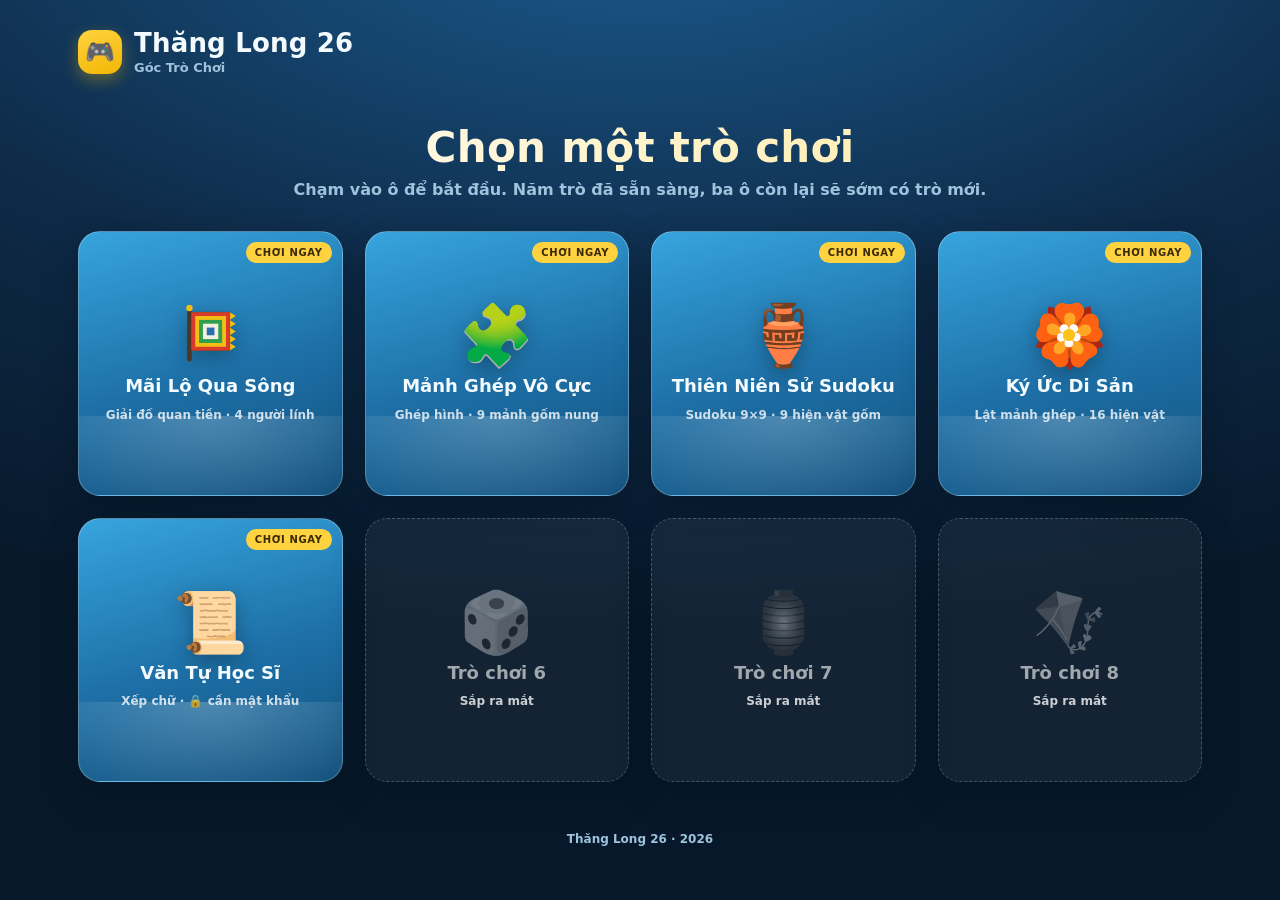
<file: index.html>
<!doctype html>
<html lang="vi">
<head>
<meta charset="utf-8">
<meta name="viewport" content="width=device-width,initial-scale=1,viewport-fit=cover">
<title>Thăng Long 26 — Góc Trò Chơi</title>
<meta name="description" content="Bộ sưu tập trò chơi nhỏ của Thăng Long 26.">
<link rel="icon" href="data:image/svg+xml,<svg xmlns='http://www.w3.org/2000/svg' viewBox='0 0 100 100'><text y='.9em' font-size='90'>🎮</text></svg>">
<link rel="stylesheet" href="assets/shell.css">
<style>
  .hero{
    text-align:center;
    padding:clamp(10px,3vw,26px) 10px clamp(18px,4vw,32px);
  }
  .hero h2{
    margin:0 0 8px;
    font-size:clamp(24px,6vw,42px);
    font-weight:900;
    letter-spacing:.3px;
    background:linear-gradient(120deg,#fff,#ffe89a);
    -webkit-background-clip:text;
    background-clip:text;
    color:transparent;
  }
  .hero p{margin:0;color:var(--muted);font-size:clamp(13px,2.6vw,16px);font-weight:600}

  /* 4 cột cố định để mỗi hàng đúng 4 ô: hàng trên là 4 trò đang chơi được,
     hàng dưới là 4 ô chờ trò mới */
  .grid{
    display:grid;
    grid-template-columns:repeat(4,minmax(0,1fr));
    gap:clamp(12px,2.6vw,22px);
    padding-bottom:40px;
  }
  @media (max-width:760px){
    .grid{grid-template-columns:repeat(2,minmax(0,1fr));gap:12px}
  }

  /* --- square tile --- */
  .tile{
    position:relative;
    aspect-ratio:1/1;
    border-radius:22px;
    border:1px solid var(--glass-line);
    background:var(--glass);
    box-shadow:var(--shadow);
    overflow:hidden;
    display:flex;
    flex-direction:column;
    align-items:center;
    justify-content:center;
    gap:10px;
    padding:14px;
    text-align:center;
    text-decoration:none;
    color:var(--paper);
    transition:transform .2s cubic-bezier(.2,.9,.3,1.2), box-shadow .2s ease, border-color .2s ease;
  }
  .tile.live{
    background:linear-gradient(165deg,#37a4dd 0%,#1d6fa6 55%,#12507c 100%);
    border-color:rgba(255,255,255,.28);
  }
  .tile.live:hover{transform:translateY(-6px) scale(1.02);box-shadow:0 22px 40px rgba(3,18,32,.5)}
  .tile.live:active{transform:translateY(-2px) scale(.99)}
  .tile.live:focus-visible{outline:3px solid var(--accent);outline-offset:3px}

  /* water shimmer on the live tile */
  .tile.live::after{
    content:"";
    position:absolute;
    left:-40%;right:-40%;bottom:-30%;
    height:60%;
    background:radial-gradient(60% 100% at 50% 0%,rgba(255,255,255,.22),transparent 70%);
    animation:shimmer 5.5s ease-in-out infinite;
  }
  @keyframes shimmer{0%,100%{transform:translateY(6px)}50%{transform:translateY(-6px)}}

  .tile-art{font-size:clamp(38px,9vw,60px);line-height:1;filter:drop-shadow(0 6px 10px rgba(0,0,0,.28));z-index:1}
  .tile.live .tile-art{animation:bob 3.2s ease-in-out infinite}
  @keyframes bob{0%,100%{transform:translateY(0) rotate(-3deg)}50%{transform:translateY(-8px) rotate(3deg)}}

  .tile-art svg{width:1em;height:1em;display:block}
  .tile-name{font-size:clamp(14px,3vw,18px);font-weight:900;z-index:1;line-height:1.25}
  .tile-sub{font-size:clamp(10px,2.2vw,12px);font-weight:700;color:rgba(255,255,255,.78);z-index:1}

  .badge-play{
    position:absolute;top:10px;right:10px;
    background:var(--accent);color:#3a2a05;
    font-size:10px;font-weight:900;letter-spacing:.6px;
    padding:5px 9px;border-radius:999px;z-index:1;
  }

  /* --- placeholder tile --- */
  .tile.soon{
    border-style:dashed;
    border-color:rgba(255,255,255,.22);
    background:rgba(255,255,255,.05);
    color:var(--muted);
    cursor:default;
  }
  .tile.soon .tile-art{opacity:.4;filter:grayscale(1)}
  .tile.soon .tile-name{color:rgba(255,255,255,.6)}

  footer{
    text-align:center;color:var(--muted);font-size:12px;font-weight:600;
    padding:10px 0 30px;
  }
</style>
</head>
<body>
<div class="wrap">

  <header class="topbar">
    <div class="brand">
      <div class="brand-mark">🎮</div>
      <div class="brand-text">
        <h1>Thăng Long 26</h1>
        <p>Góc Trò Chơi</p>
      </div>
    </div>
  </header>

  <section class="hero">
    <h2>Chọn một trò chơi</h2>
    <p>Chạm vào ô để bắt đầu. Năm trò đã sẵn sàng, ba ô còn lại sẽ sớm có trò mới.</p>
  </section>

  <main class="grid">

    <a class="tile live" href="mai-lo-qua-song/index.html">
      <span class="badge-play">CHƠI NGAY</span>
      <div class="tile-art"><svg viewBox="0 0 100 100" xmlns="http://www.w3.org/2000/svg" aria-hidden="true"><rect x="12" y="6" width="7.5" height="88" rx="3.7" fill="#4a3526"/><circle cx="15.7" cy="5" r="5.4" fill="#f2c014"/><path d="M19 12 H83 L93 18.4 L83 24.8 L93 31.2 L83 37.6 L93 44 L83 50.4 L93 56.8 L83 63.2 L93 69.6 L83 76 H19 Z" fill="#f2c014"/><rect x="19" y="12" width="64" height="64" fill="#d93a2b"/><rect x="25.4" y="18.4" width="51.2" height="51.2" fill="#f2c014"/><rect x="31.8" y="24.8" width="38.4" height="38.4" fill="#2f9e4f"/><rect x="38.2" y="31.2" width="25.6" height="25.6" fill="#f5efe0"/><rect x="44.6" y="37.6" width="12.8" height="12.8" fill="#2a6fb0"/><rect x="19" y="12" width="64" height="64" fill="none" stroke="#5a2b18" stroke-width="1.408" opacity=".45"/></svg></div>
      <div class="tile-name">Mãi Lộ Qua Sông</div>
      <div class="tile-sub">Giải đố quan tiền · 4 người lính</div>
    </a>

    <a class="tile live" href="manh-ghep-vo-cuc/index.html">
      <span class="badge-play">CHƠI NGAY</span>
      <div class="tile-art">🧩</div>
      <div class="tile-name">Mảnh Ghép Vô Cực</div>
      <div class="tile-sub">Ghép hình · 9 mảnh gốm nung</div>
    </a>

    <a class="tile live" href="thien-nien-su-sudoku/index.html">
      <span class="badge-play">CHƠI NGAY</span>
      <div class="tile-art">🏺</div>
      <div class="tile-name">Thiên Niên Sử Sudoku</div>
      <div class="tile-sub">Sudoku 9×9 · 9 hiện vật gốm</div>
    </a>

    <a class="tile live" href="ky-uc-di-san/index.html">
      <span class="badge-play">CHƠI NGAY</span>
      <div class="tile-art">🏵️</div>
      <div class="tile-name">Ký Ức Di Sản</div>
      <div class="tile-sub">Lật mảnh ghép · 16 hiện vật</div>
    </a>

    <a class="tile live" href="van-tu-hoc-si/index.html">
      <span class="badge-play">CHƠI NGAY</span>
      <div class="tile-art">📜</div>
      <div class="tile-name">Văn Tự Học Sĩ</div>
      <div class="tile-sub">Xếp chữ · 🔒 cần mật khẩu</div>
    </a>

    <!-- hàng dưới: 3 ô để trống, dành cho các trò sắp ra mắt -->

    <div class="tile soon" aria-disabled="true">
      <div class="tile-art">🎲</div>
      <div class="tile-name">Trò chơi 6</div>
      <div class="tile-sub">Sắp ra mắt</div>
    </div>

    <div class="tile soon" aria-disabled="true">
      <div class="tile-art">🏮</div>
      <div class="tile-name">Trò chơi 7</div>
      <div class="tile-sub">Sắp ra mắt</div>
    </div>

    <div class="tile soon" aria-disabled="true">
      <div class="tile-art">🪁</div>
      <div class="tile-name">Trò chơi 8</div>
      <div class="tile-sub">Sắp ra mắt</div>
    </div>

  </main>

  <footer>Thăng Long 26 · 2026</footer>
</div>
</body>
</html>
</file>
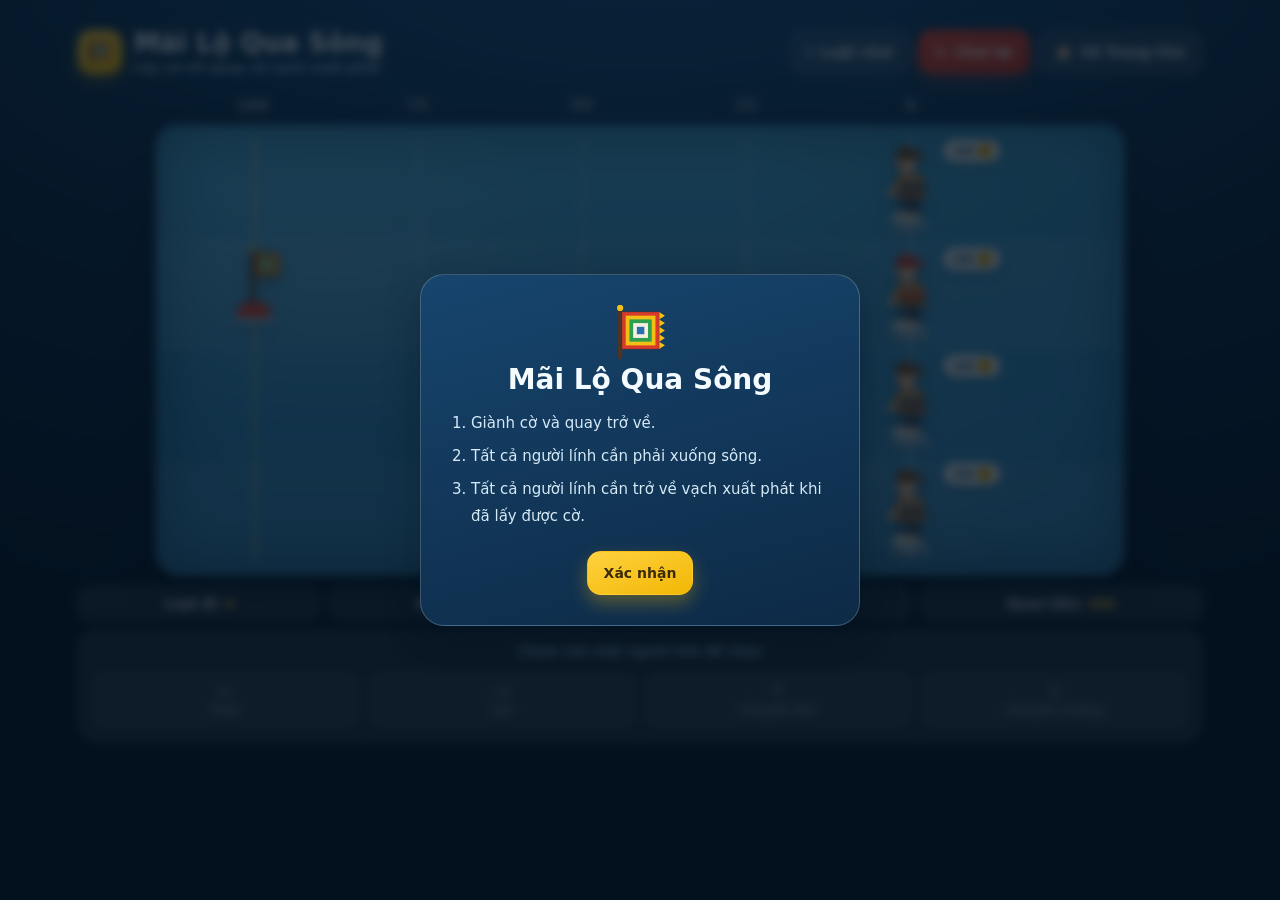
<file: dua-linh-sang-song/index.html>
<!doctype html>
<html lang="vi">
<head>
<meta charset="utf-8">
<meta name="viewport" content="width=device-width,initial-scale=1,viewport-fit=cover">
<title>Mãi Lộ Qua Sông — Thăng Long 26</title>
<meta name="description" content="Trò chơi giải đố: chia quan tiền để đưa lính qua sông giành lá cờ rồi cả đội cùng quay về vạch xuất phát.">
<link rel="icon" href="data:image/svg+xml,%3Csvg viewBox='0 0 100 100' xmlns='http://www.w3.org/2000/svg'%3E%3Crect x='12' y='6' width='7.5' height='88' rx='3.7' fill='%234a3526'/%3E%3Ccircle cx='15.7' cy='5' r='5.4' fill='%23f2c014'/%3E%3Cpath d='M19 12 H83 L93 18.4 L83 24.8 L93 31.2 L83 37.6 L93 44 L83 50.4 L93 56.8 L83 63.2 L93 69.6 L83 76 H19 Z' fill='%23f2c014'/%3E%3Crect x='19' y='12' width='64' height='64' fill='%23d93a2b'/%3E%3Crect x='25.4' y='18.4' width='51.2' height='51.2' fill='%23f2c014'/%3E%3Crect x='31.8' y='24.8' width='38.4' height='38.4' fill='%232f9e4f'/%3E%3Crect x='38.2' y='31.2' width='25.6' height='25.6' fill='%23f5efe0'/%3E%3Crect x='44.6' y='37.6' width='12.8' height='12.8' fill='%232a6fb0'/%3E%3Crect x='19' y='12' width='64' height='64' fill='none' stroke='%235a2b18' stroke-width='1.408' opacity='.45'/%3E%3C/svg%3E">
<link rel="stylesheet" href="../assets/shell.css">
<style>
/* ===================== Ruler (0 · 25 · 50 · 75 · 100) ===================== */
/* Trên màn hình rộng, kích thước bảng do CHIỀU CAO quyết định để hàng nút
   điều khiển luôn nằm trong màn hình, không phải cuộn xuống mới thấy. */
.stage{position:relative;width:100%;margin:0 auto}

.ruler{
  position:relative;
  height:24px;
  margin-bottom:4px;
}
.ruler span{
  position:absolute;
  top:0;
  left:var(--cx);
  transform:translateX(-50%);
  font-size:clamp(11px,2.4vw,15px);
  font-weight:900;
  color:rgba(255,255,255,.55);
  letter-spacing:.5px;
}

/* ===================== Board ===================== */
.board{
  position:relative;
  width:100%;
  aspect-ratio:2.15/1;
  border-radius:22px;
  overflow:hidden;
  border:1px solid rgba(255,255,255,.18);
  box-shadow:var(--shadow), inset 0 0 60px rgba(3,25,45,.45);
  background:linear-gradient(180deg,#4fb3e0 0%,#3a95c8 45%,#2c7cae 100%);
  touch-action:manipulation;
  container-type:size;
}
.board::before{
  content:"";
  position:absolute;inset:0;
  background:
    radial-gradient(38% 55% at 18% 30%,rgba(255,255,255,.10),transparent 70%),
    radial-gradient(30% 50% at 72% 75%,rgba(255,255,255,.08),transparent 70%),
    radial-gradient(45% 60% at 92% 15%,rgba(0,50,80,.16),transparent 70%);
  pointer-events:none;
}

.lane{
  position:absolute;
  left:0;right:0;
  height:25%;
  top:calc(var(--i) * 25%);
  pointer-events:none;
}
.lane.alt{background:rgba(255,255,255,.05)}

.gline{
  position:absolute;
  top:3%;bottom:3%;
  left:var(--cx);
  width:0;
  border-left:2px dashed rgba(255,255,255,.42);
  pointer-events:none;
}
.gline.start{border-left-color:rgba(255,255,255,.78)}
.gline.finish{border-left-color:rgba(255,220,120,.85)}

/* cờ hội ngũ sắc dùng làm biểu tượng: trong brand-mark và hộp chiến thắng */
.brand-mark svg{width:28px;height:28px;display:block}
.trophy svg{width:58px;height:58px;display:block;margin:0 auto}

/* ===================== Flag on buoy ===================== */
.buoy{
  position:absolute;
  left:var(--cx);
  top:var(--cy);
  width:clamp(32px,6.5vw,54px);
  width:clamp(24px,13cqh,54px);
  transform:translate(-50%,-58%);
  pointer-events:none;
  transition:opacity .32s ease, transform .32s ease;
  z-index:2;
}
.buoy svg{display:block;width:100%;height:auto;filter:drop-shadow(0 6px 8px rgba(0,30,50,.35))}
.pennant{animation:wave 2.4s ease-in-out infinite;transform-origin:left center}
@keyframes wave{0%,100%{transform:skewY(0deg) scaleX(1)}50%{transform:skewY(-5deg) scaleX(.93)}}
.buoy.gone{opacity:0;transform:translate(-50%,-58%) scale(.35)}

/* ===================== Duck ===================== */
.duck{
  position:absolute;
  left:var(--cx);
  top:var(--cy);
  width:clamp(30px,7vw,64px);
  width:clamp(28px,13cqh,68px);
  padding:0;margin:0;border:0;background:none;
  transform:translate(-50%,-50%);
  cursor:pointer;
  z-index:3;
  transition:left .46s cubic-bezier(.33,1.02,.42,1), transform .2s ease;
  -webkit-tap-highlight-color:transparent;
}
.duck:focus-visible{outline:none}
.duck:focus-visible .duck-body{outline:3px solid #fff;outline-offset:4px;border-radius:40%}

/* .duck-body giữ hiệu ứng bồng bềnh / bơi, .duck-art giữ hướng quay đầu.
   Tách hai lớp để transform lật ngang không bị animation ghi đè. */
.duck-body{
  position:relative;
  display:block;
  animation:float 3.4s ease-in-out infinite;
  animation-delay:var(--d);
}
@keyframes float{0%,100%{transform:translateY(0) rotate(-1.2deg)}50%{transform:translateY(-5%) rotate(1.2deg)}}

.duck-art{
  position:relative;
  display:block;
  transform:scaleX(var(--face,1));
  transition:transform .34s cubic-bezier(.4,0,.2,1);
}
.duck-art svg{display:block;width:100%;height:auto;filter:drop-shadow(0 7px 9px rgba(0,30,50,.32))}

.duck:hover{transform:translate(-50%,-50%) scale(1.06)}
.duck.moving .duck-body{animation:paddle .46s ease-in-out}
@keyframes paddle{
  0%{transform:translateY(0) rotate(0)}
  30%{transform:translateY(-12%) rotate(-7deg)}
  70%{transform:translateY(-4%) rotate(5deg)}
  100%{transform:translateY(0) rotate(0)}
}

.ring{
  position:absolute;
  left:50%;top:50%;
  width:134%;height:97%;
  transform:translate(-50%,-50%);
  border-radius:50%;
  border:3px solid var(--accent);
  box-shadow:0 0 0 5px rgba(255,210,63,.20), 0 0 22px rgba(255,210,63,.55);
  opacity:0;
  transition:opacity .2s ease;
  pointer-events:none;
}
.duck.sel .ring{opacity:1;animation:ringpulse 1.6s ease-in-out infinite}
@keyframes ringpulse{
  0%,100%{transform:translate(-50%,-50%) scale(1)}
  50%{transform:translate(-50%,-50%) scale(1.08)}
}

.duck.empty .duck-body svg{filter:drop-shadow(0 7px 9px rgba(0,30,50,.32)) saturate(.4) brightness(.82)}

/* thẻ quan tiền của mỗi người lính */
.badge{
  position:absolute;
  left:calc(100% + 5px);
  top:-2px;
  display:flex;
  align-items:center;
  gap:2px;
  background:rgba(255,255,255,.92);
  color:#12354f;
  border-radius:999px;
  padding:3px 7px;
  font-size:clamp(10px,2vw,14px);
  font-size:clamp(9px,3.7cqh,14px);
  font-weight:900;
  line-height:1;
  white-space:nowrap;
  box-shadow:0 3px 8px rgba(0,30,50,.28);
  transition:background .2s ease, color .2s ease;
}
.badge .coin{width:1.15em;height:1.15em;flex:none;display:block}
/* đồng tiền dùng chung cho dòng "đang chọn", thẻ bay khi chuyền tiền */
.coin{width:1em;height:1em;vertical-align:-.14em}
.badge.low{background:#ffd9d3;color:#9e2b1a}
.badge.zero{background:#5d6b76;color:#e6eef4}
.badge.bump{animation:bump .4s cubic-bezier(.3,1.4,.5,1)}
@keyframes bump{0%{transform:scale(1)}40%{transform:scale(1.34)}100%{transform:scale(1)}}

/* Dấu tiến độ: ↗ = đã rời vạch nhưng chưa về, ✓ = đã về vạch xuất phát */
.left-tick{
  position:absolute;
  left:-15px;top:-1px;
  width:17px;height:17px;
  border-radius:50%;
  background:#f0932b;
  color:#fff;
  font-size:11px;
  font-weight:900;
  display:grid;place-items:center;
  box-shadow:0 2px 6px rgba(0,40,20,.35);
  opacity:0;
  transform:scale(.4);
  transition:opacity .25s ease, transform .3s cubic-bezier(.3,1.5,.5,1), background .25s ease;
}
.duck.hasleft .left-tick{opacity:1;transform:scale(1)}
.duck.done .left-tick{background:var(--green)}

/* flag carried in the beak */
.held{
  position:absolute;
  left:-15.6%;
  top:-7.4%;
  width:72%;
  opacity:0;
  transform:scale(.25) rotate(-30deg);
  transform-origin:bottom right;
  transition:opacity .3s ease, transform .45s cubic-bezier(.3,1.4,.5,1);
  pointer-events:none;
}
.duck.carry .held{opacity:1;transform:none}
.held svg{width:100%;height:auto}

.tag{
  position:absolute;
  left:50%;
  top:calc(100% - 4px);
  transform:translateX(-50%);
  font-size:clamp(9px,1.8vw,12px);
  font-size:clamp(8px,3cqh,12px);
  font-weight:800;
  color:rgba(255,255,255,.88);
  text-shadow:0 1px 3px rgba(0,30,50,.7);
  white-space:nowrap;
  pointer-events:none;
}

/* ===================== FX layer ===================== */
.fx{position:absolute;inset:0;pointer-events:none;z-index:5;overflow:hidden}
.chip{
  position:absolute;
  transform:translate(-50%,-50%);
  background:var(--accent);
  color:#3a2a05;
  font-weight:900;
  font-size:clamp(11px,2.2vw,15px);
  font-size:clamp(10px,3.5cqh,15px);
  padding:4px 9px;
  border-radius:999px;
  box-shadow:0 4px 12px rgba(0,30,50,.35);
  transition:left .5s ease, top .5s cubic-bezier(.4,0,.3,1), opacity .5s ease;
}
.ripple-fx{
  position:absolute;
  transform:translate(-50%,-50%);
  width:40px;height:13px;
  border:2px solid rgba(255,255,255,.75);
  border-radius:50%;
  animation:rip .75s ease-out forwards;
}
@keyframes rip{to{transform:translate(-50%,-50%) scale(2.8);opacity:0}}
.spark{
  position:absolute;
  width:8px;height:8px;border-radius:50%;
  background:#fff8d2;
  transform:translate(-50%,-50%);
  animation:spk .75s ease-out forwards;
}
@keyframes spk{to{transform:translate(calc(-50% + var(--dx)),calc(-50% + var(--dy))) scale(0);opacity:0}}

/* ===================== HUD + action bar ===================== */
.hud{
  display:flex;
  align-items:center;
  gap:8px;
  flex-wrap:wrap;
  margin:12px 0 10px;
  font-size:13px;
  font-weight:800;
}
.hud .stat{
  background:var(--glass);
  border:1px solid var(--glass-line);
  border-radius:12px;
  padding:8px 12px;
  color:var(--paper);
  flex:1 1 auto;
  text-align:center;
}
.hud .stat b{color:var(--accent)}
.hud .k-short{display:none}

.actionbar{
  padding:12px;
  display:flex;
  flex-direction:column;
  gap:10px;
}
.actionbar .who{
  font-size:13px;
  font-weight:800;
  color:var(--muted);
  text-align:center;
  min-height:18px;
}
.actionbar .who b{color:var(--accent)}
.act-grid{
  display:grid;
  grid-template-columns:repeat(4,1fr);
  gap:8px;
}
@media (max-width:520px){
  .act-grid{grid-template-columns:repeat(2,1fr)}
}
.act{
  flex-direction:column;
  gap:3px;
  min-height:58px;
  padding:8px 6px;
  font-size:12px;
  text-align:center;
  line-height:1.15;
}
.act .ico{font-size:19px;line-height:1}

/* ===================== Win / confetti ===================== */
.confetti{position:fixed;inset:0;pointer-events:none;z-index:85;overflow:hidden}
.cf{position:absolute;width:9px;height:14px;border-radius:2px;animation:fall linear forwards}
@keyframes fall{
  0%{transform:translateY(-30px) rotate(0);opacity:1}
  100%{transform:translateY(105vh) rotate(720deg);opacity:.9}
}
.trophy{font-size:52px;line-height:1;animation:pop .6s cubic-bezier(.3,1.5,.5,1) both}
@keyframes pop{from{transform:scale(.3) rotate(-20deg);opacity:0}to{transform:none;opacity:1}}

.rules-list{text-align:left;margin:14px 0 0;padding-left:20px;color:#d5e9f7;font-size:14px;line-height:1.7}
.rules-list li{margin-bottom:5px}
.rules-list b{color:var(--accent)}
.intro-list{font-size:15px;line-height:1.85}
.rules-note{text-align:left;margin:12px 0 0;font-size:13px;line-height:1.6;color:#a9c8de;border-left:3px solid rgba(255,210,63,.5);padding-left:11px}
.rules-note b{color:var(--accent)}

@media (max-width:700px){
  .board{aspect-ratio:1.5/1}
  .tag{display:none}

  /* Gọn phần đầu trang để hàng nút điều khiển không bị đẩy xuống dưới màn hình */
  .topbar .lbl{display:none}
  .topbar .btn{padding:0 13px}
  .brand-text p{display:none}
  .hud .stat.moves{display:none}
  .hud .stat{padding:7px 8px;font-size:12px}
  /* Rút gọn nhãn để 3 ô thống kê nằm gọn trên một hàng */
  .hud .k-long{display:none}
  .hud .k-short{display:inline}
}

/* Màn hình rộng: giới hạn bảng theo chiều cao khung nhìn */
@media (min-width:701px){
  .stage{width:min(100%, calc(min(50vh,46vw) * 2.15))}
}
/* Khung nhìn thấp: thu gọn thêm để vẫn đủ chỗ cho hàng nút */
@media (min-width:701px) and (max-height:700px){
  .stage{width:min(100%, calc(min(44vh,46vw) * 2.15))}
  .wrap{padding-top:12px;padding-bottom:12px}
  .hud{margin:8px 0}
  .topbar{margin-bottom:10px}
}
</style>
</head>
<body>
<div class="wrap">

  <header class="topbar">
    <div class="brand">
      <div class="brand-mark"><svg viewBox="0 0 100 100" xmlns="http://www.w3.org/2000/svg" aria-hidden="true"><rect x="12" y="6" width="7.5" height="88" rx="3.7" fill="#4a3526"/><circle cx="15.7" cy="5" r="5.4" fill="#f2c014"/><path d="M19 12 H83 L93 18.4 L83 24.8 L93 31.2 L83 37.6 L93 44 L83 50.4 L93 56.8 L83 63.2 L93 69.6 L83 76 H19 Z" fill="#f2c014"/><rect x="19" y="12" width="64" height="64" fill="#d93a2b"/><rect x="25.4" y="18.4" width="51.2" height="51.2" fill="#f2c014"/><rect x="31.8" y="24.8" width="38.4" height="38.4" fill="#2f9e4f"/><rect x="38.2" y="31.2" width="25.6" height="25.6" fill="#f5efe0"/><rect x="44.6" y="37.6" width="12.8" height="12.8" fill="#2a6fb0"/><rect x="19" y="12" width="64" height="64" fill="none" stroke="#5a2b18" stroke-width="1.408" opacity=".45"/></svg></div>
      <div class="brand-text">
        <h1>Mãi Lộ Qua Sông</h1>
        <p>Lấy cờ rồi quay về vạch xuất phát</p>
      </div>
    </div>
    <div class="actions">
      <button class="btn" id="btnRules" type="button" aria-label="Luật chơi"><span class="ico">ℹ️</span><span class="lbl">Luật chơi</span></button>
      <button class="btn btn-danger" id="btnReset" type="button" aria-label="Chơi lại"><span class="ico">↻</span><span class="lbl">Chơi lại</span></button>
      <a class="btn" href="../index.html" aria-label="Về Trang Chủ"><span class="ico">🏠</span><span class="lbl">Về Trang Chủ</span></a>
    </div>
  </header>

  <div class="stage">
    <div class="ruler" id="ruler" aria-hidden="true"></div>
    <div class="board" id="board">
      <div class="fx" id="fx"></div>
    </div>
  </div>

  <div class="hud">
    <div class="stat moves"><span class="k-long">Lượt đi</span><span class="k-short">Lượt</span>: <b id="statMoves">0</b></div>
    <div class="stat"><span class="k-long">Đã rời vạch</span><span class="k-short">Rời vạch</span>: <b id="statLeft">0/4</b></div>
    <div class="stat"><span class="k-long">Đã về vạch</span><span class="k-short">Về vạch</span>: <b id="statHome">0/4</b></div>
    <div class="stat coins"><span class="k-long">Quan tiền</span><span class="k-short">Tiền</span>: <b id="statCoins">400</b></div>
  </div>

  <div class="panel actionbar">
    <div class="who" id="who">Chạm vào một người lính để chọn</div>
    <div class="act-grid">
      <button class="btn act" id="actFwd" type="button" aria-label="Tiến một vạch"><span class="ico">←</span><span>Tiến</span></button>
      <button class="btn act" id="actBack" type="button" aria-label="Lùi một vạch"><span class="ico">→</span><span>Lùi</span></button>
      <button class="btn act" id="actUp" type="button" aria-label="Chuyền 25 quan tiền cho người lính phía trên"><span class="ico">↑</span><span>Chuyền lên</span></button>
      <button class="btn act" id="actDown" type="button" aria-label="Chuyền 25 quan tiền cho người lính phía dưới"><span class="ico">↓</span><span>Chuyền xuống</span></button>
    </div>
  </div>

</div>

<div class="toast-host" id="toasts" aria-live="polite"></div>

<div class="modal-back" id="winBack" role="dialog" aria-modal="true" aria-labelledby="winTitle">
  <div class="modal">
    <div class="trophy">🏆</div>
    <h2 id="winTitle">Chúc mừng!</h2>
    <p>Cả bốn người lính đều đã xuống sông, lá cờ hội đã được mang về, và tất cả đã quay lại vạch xuất phát an toàn.</p>
    <p id="winStats" style="color:var(--accent);font-weight:800"></p>
    <div class="modal-actions">
      <button class="btn btn-primary" id="winReplay" type="button">↻ Chơi lại</button>
      <a class="btn" href="../index.html">🏠 Về Trang Chủ</a>
    </div>
  </div>
</div>

<div class="modal-back" id="stuckBack" role="dialog" aria-modal="true" aria-labelledby="stuckTitle">
  <div class="modal">
    <div class="trophy">😵</div>
    <h2 id="stuckTitle">Hết quan tiền rồi!</h2>
    <p>Không người lính nào còn đủ 25 quan tiền để đi tiếp hay chuyền. Thử lại với cách chia tiền khác nhé!</p>
    <div class="modal-actions">
      <button class="btn btn-primary" id="stuckReplay" type="button">↻ Chơi lại</button>
      <a class="btn" href="../index.html">🏠 Về Trang Chủ</a>
    </div>
  </div>
</div>

<div class="modal-back" id="introBack" role="dialog" aria-modal="true" aria-labelledby="introTitle">
  <div class="modal">
    <div class="trophy"><svg viewBox="0 0 100 100" xmlns="http://www.w3.org/2000/svg" aria-hidden="true"><rect x="12" y="6" width="7.5" height="88" rx="3.7" fill="#4a3526"/><circle cx="15.7" cy="5" r="5.4" fill="#f2c014"/><path d="M19 12 H83 L93 18.4 L83 24.8 L93 31.2 L83 37.6 L93 44 L83 50.4 L93 56.8 L83 63.2 L93 69.6 L83 76 H19 Z" fill="#f2c014"/><rect x="19" y="12" width="64" height="64" fill="#d93a2b"/><rect x="25.4" y="18.4" width="51.2" height="51.2" fill="#f2c014"/><rect x="31.8" y="24.8" width="38.4" height="38.4" fill="#2f9e4f"/><rect x="38.2" y="31.2" width="25.6" height="25.6" fill="#f5efe0"/><rect x="44.6" y="37.6" width="12.8" height="12.8" fill="#2a6fb0"/><rect x="19" y="12" width="64" height="64" fill="none" stroke="#5a2b18" stroke-width="1.408" opacity=".45"/></svg></div>
    <h2 id="introTitle">Mãi Lộ Qua Sông</h2>
    <ol class="rules-list intro-list">
      <li>Giành cờ và quay trở về.</li>
      <li>Tất cả người lính cần phải xuống sông.</li>
      <li>Tất cả người lính cần trở về vạch xuất phát khi đã lấy được cờ.</li>
    </ol>
    <div class="modal-actions">
      <button class="btn btn-primary" id="introOk" type="button">Xác nhận</button>
    </div>
  </div>
</div>

<div class="modal-back" id="rulesBack" role="dialog" aria-modal="true" aria-labelledby="rulesTitle">
  <div class="modal">
    <h2 id="rulesTitle">Luật chơi</h2>
    <ol class="rules-list">
      <li><b>Giành cờ và quay trở về.</b></li>
      <li>Tất cả người lính cần <b>phải xuống sông</b>.</li>
      <li>Tất cả người lính cần <b>trở về vạch xuất phát</b> khi đã lấy được cờ.</li>
      <li>Mỗi lần di chuyển mất <b>25 quan tiền</b>.</li>
      <li>Có thể <b>chuyển tiền</b> cho nhau, mỗi lần <b>25 quan tiền</b>.</li>
      <li>Một người chỉ có thể cầm <b>tối đa 100 quan tiền</b>.</li>
    </ol>
    <p class="rules-note">
      Lưu ý: chỉ chuyền được cho người lính ngay <b>trên</b> hoặc ngay <b>dưới</b> mình,
      và <b>cả hai phải đang đứng cùng một vạch</b>. Chỉ người lính ở đúng hàng của lá cờ
      mới giành được cờ.
    </p>
    <div class="modal-actions">
      <button class="btn btn-primary" id="rulesClose" type="button">Đã hiểu</button>
    </div>
  </div>
</div>

<script>
(function () {
  "use strict";

  /* ===================== Hằng số ===================== */
  // Đồng tiền cổ: vành vàng, lỗ vuông ở giữa. Dùng lại ở thẻ quan tiền của
  // mỗi người lính, dòng "đang chọn" và thẻ bay khi chuyền tiền.
  var COIN =
    '<svg class="coin" viewBox="0 0 24 24" xmlns="http://www.w3.org/2000/svg" aria-hidden="true">' +
      '<circle cx="12" cy="12" r="10.4" fill="#f2c014" stroke="#a9781c" stroke-width="1.7"/>' +
      '<circle cx="12" cy="12" r="7.4" fill="none" stroke="#cf9a1d" stroke-width="1.1"/>' +
      '<rect x="8.9" y="8.9" width="6.2" height="6.2" rx="1.1" fill="#8a5f12"/>' +
    '</svg>';

  var ROWS = 4;          // 4 hàng lính
  var COLS = 5;          // vạch 0 (xuất phát) .. vạch 4 (có cờ)
  var COST = 25;         // mỗi bước đi tốn 25
  var MAX  = 100;        // trần quan tiền mỗi người cầm được
  var FLAG_ROW = 1;      // hàng thứ 2 tính từ trên xuống
  var FLAG_COL = COLS - 1;
  var MOVE_MS = 470;     // khớp với transition của .duck

  var NAMES = ["Lính 1", "Lính 2", "Lính 3", "Lính 4"];

  // Toạ độ theo % của bảng. Vạch 0 ở bên phải, vạch 4 ở bên trái.
  function colX(c) { return 78 - c * 17; }
  function rowY(r) { return 13 + r * 24; }

  /* ===================== Đồ hoạ ===================== */
  // Người lính thời phong kiến: khăn vải quấn đầu, áo vải, thắt lưng, giày vải.
  // Mặt quay sang TRÁI (hướng tiến tới cờ); lật ngang bằng scaleX khi lùi.
  function soldierSVG(isFlagRow) {
    var wrap  = isFlagRow ? "#d1452f" : "#7c5433";   // khăn vải
    var wrapD = isFlagRow ? "#a32d1c" : "#5f3f1f";
    var sash  = isFlagRow ? "#d1452f" : "#3f5168";   // thắt lưng
    return "" +
      '<svg viewBox="0 0 72 104" xmlns="http://www.w3.org/2000/svg">' +
        /* gợn nước dưới chân */
        '<ellipse cx="36" cy="99" rx="23" ry="4.6" fill="#ffffff" opacity=".38"/>' +
        /* chân sau + giày vải */
        '<rect x="36.5" y="66" width="10.5" height="25" rx="5" fill="#33415a"/>' +
        '<path d="M31 88 h13.5 q4.4 0 4.4 4 t-4.4 4 H28.2 q-3.8 0 -3.2 -4 z" fill="#d6c8a8"/>' +
        /* tay sau */
        '<path d="M47.5 44 q8.4 8.5 7.6 18.8 l-6.8 0.5 q0.6 -9 -5.4 -15.6 z" fill="#8f6234"/>' +
        '<circle cx="52" cy="66.5" r="4.2" fill="#dda275"/>' +
        /* chân trước + giày vải */
        '<rect x="24.5" y="66" width="10.5" height="25" rx="5" fill="#46566e"/>' +
        '<path d="M19 88 h13.5 q4.4 0 4.4 4 t-4.4 4 H16.2 q-3.8 0 -3.2 -4 z" fill="#f4ead4"/>' +
        '<path d="M12.9 94 h24 q0 2 -3.8 2 H16.2 q-3.4 0 -3.3 -2 z" fill="#cdbf9c"/>' +
        /* cổ */
        '<rect x="27.5" y="33" width="8.5" height="11" fill="#dda275"/>' +
        /* áo vải */
        '<path d="M19.5 43 q16.5 -9 33 0 l2.4 24 q-19 5.6 -37.8 0 z" fill="#a8763f"/>' +
        '<path d="M19.5 43 q16.5 -9 33 0 l1 11 q-17.5 4.6 -35 0 z" fill="#bd8a4e"/>' +
        /* cổ áo giao lĩnh */
        '<path d="M27 40 l9.4 5.4 l-5 11.6 l-6.6 -13 z" fill="#8a5f31"/>' +
        '<path d="M29 41.2 l5.8 3.3 l-3.3 7.5 z" fill="#eaddc2"/>' +
        /* thắt lưng + vạt áo dưới */
        '<rect x="17.6" y="52" width="36.8" height="7" rx="3.5" fill="' + sash + '"/>' +
        '<path d="M18 59 q18 5.2 36 0 l0.9 8 q-19 5.6 -37.8 0 z" fill="#96683a"/>' +
        /* tay trước */
        '<path d="M25.5 44 q-11 7.6 -12.4 17.8 l6.8 1.5 q1.3 -8.8 8.6 -15.4 z" fill="#c9974f"/>' +
        '<path d="M25.5 44 q-11 7.6 -12.4 17.8 l1.7 0.4 q1 -9.4 9.2 -16.4 z" fill="#d9a95f"/>' +
        '<circle cx="13.6" cy="63.4" r="4.7" fill="#f0c49b"/>' +
        /* nút khăn sau gáy */
        '<path d="M42.5 11.5 q8.6 -2.2 9.8 4.4 q1.2 6.6 -6.6 5.4 q2.8 -4.6 -3.2 -6.2 z" fill="' + wrap + '"/>' +
        '<path d="M46.6 19.5 q5.2 2.6 4.4 7.2 q-2.6 -3.2 -6.2 -3.4 z" fill="' + wrapD + '"/>' +
        /* đầu */
        '<circle cx="31" cy="25" r="12.6" fill="#f0c49b"/>' +
        '<circle cx="40.8" cy="27.5" r="2.9" fill="#dda275"/>' +
        '<path d="M19.6 25.4 q-3.6 2.2 -0.5 4.3 q1.7 0.4 2.5 -0.7 z" fill="#e8b083"/>' +
        '<circle cx="24.8" cy="26.4" r="2.3" fill="#3a2a12"/>' +
        '<circle cx="25.7" cy="25.5" r="0.8" fill="#ffffff"/>' +
        '<path d="M22 31.8 q3.4 2.4 6.4 0.4" stroke="#c07f57" stroke-width="1.7" fill="none" stroke-linecap="round"/>' +
        /* khăn vải quấn đầu */
        '<path d="M18.8 20 q-0.4 -15 12.2 -15 q12.6 0 12.2 15 q-12.2 3.6 -24.4 0 z" fill="' + wrap + '"/>' +
        '<path d="M18.9 14.6 q12.1 4 24.2 0 l0.3 5.6 q-12.2 3.8 -24.4 0 z" fill="' + wrapD + '"/>' +
      '</svg>';
  }

  function flagSVG() {
    return '' +
      '<svg viewBox="0 0 62 92" xmlns="http://www.w3.org/2000/svg">' +
        '<ellipse cx="31" cy="84" rx="25" ry="6" fill="#ffffff" opacity=".42"/>' +
        '<path d="M11 82 q0 -18 20 -18 q20 0 20 18 z" fill="#e64b35"/>' +
        '<path d="M11 82 q0 -8 20 -8 q20 0 20 8 z" fill="#c0392b" opacity=".55"/>' +
        '<rect x="27.5" y="6" width="4.5" height="62" rx="2.2" fill="#4a3526"/>' +
        '<circle cx="29.7" cy="5" r="3.2" fill="#f2c014"/>' +
        '<g class="pennant">' +
          '<path d="M32 9 H58 L61.6 11.6 L58 14.2 L61.6 16.8 L58 19.4 L61.6 22 L58 24.6 L61.6 27.2 L58 29.8 L61.6 32.4 L58 35 H32 Z" fill="#f2c014"/><rect x="32" y="9" width="26" height="26" fill="#d93a2b"/><rect x="34.6" y="11.6" width="20.8" height="20.8" fill="#f2c014"/><rect x="37.2" y="14.2" width="15.6" height="15.6" fill="#2f9e4f"/><rect x="39.8" y="16.8" width="10.4" height="10.4" fill="#f5efe0"/><rect x="42.4" y="19.4" width="5.2" height="5.2" fill="#2a6fb0"/><rect x="32" y="9" width="26" height="26" fill="none" stroke="#5a2b18" stroke-width="0.572" opacity=".45"/>' +
        '</g>' +
      '</svg>';
  }

  function heldFlagSVG() {
    return '' +
      '<svg viewBox="0 0 44 62" xmlns="http://www.w3.org/2000/svg">' +
        '<rect x="16" y="4" width="4" height="56" rx="2" fill="#4a3526"/>' +
        '<circle cx="18" cy="3.2" r="2.8" fill="#f2c014"/>' +
        '<g class="pennant">' +
          '<path d="M20 6 H40 L42.8 8.5 L40 11 L42.8 13.5 L40 16 L42.8 18.5 L40 21 L42.8 23.5 L40 26 H20 Z" fill="#f2c014"/><rect x="20" y="6" width="20" height="20" fill="#d93a2b"/><rect x="22" y="8" width="16" height="16" fill="#f2c014"/><rect x="24" y="10" width="12" height="12" fill="#2f9e4f"/><rect x="26" y="12" width="8" height="8" fill="#f5efe0"/><rect x="28" y="14" width="4" height="4" fill="#2a6fb0"/><rect x="20" y="6" width="20" height="20" fill="none" stroke="#5a2b18" stroke-width="0.44" opacity=".45"/>' +
        '</g>' +
      '</svg>';
  }

  /* ===================== Trạng thái ===================== */
  var state, els = {}, ducksEl = [], busy = false;

  function newState() {
    var ducks = [];
    for (var r = 0; r < ROWS; r++) {
      // face: 1 = quay đầu sang trái (hướng tiến tới cờ), -1 = quay đầu sang phải (hướng lùi)
      ducks.push({ row: r, col: 0, coins: MAX, hasFlag: false, hasLeft: false, face: 1 });
    }
    return { ducks: ducks, flagTaken: false, selected: null, moves: 0, won: false };
  }

  /* ===================== Luật chơi (thuần, dễ kiểm thử) ===================== */
  // dir: -1 = tiến (về phía cờ, col tăng), +1 = lùi (col giảm)  -> dùng step
  function canMove(d, step) {
    if (state.won) return { ok: false, why: "Ván chơi đã kết thúc." };
    var t = d.col + step;
    if (t > COLS - 1) return { ok: false, why: NAMES[d.row] + " đã ở vạch cuối rồi!" };
    if (t < 0)        return { ok: false, why: NAMES[d.row] + " đang ở vạch xuất phát rồi!" };
    if (d.coins < COST) return { ok: false, why: NAMES[d.row] + " không đủ 25 quan tiền để đi." };
    return { ok: true };
  }

  function canTransfer(d, dr) {
    if (state.won) return { ok: false, why: "Ván chơi đã kết thúc." };
    var r = d.row + dr;
    if (r < 0 || r > ROWS - 1) return { ok: false, why: "Không có người lính nào ở hướng này." };
    var o = state.ducks[r];
    if (o.col !== d.col) return { ok: false, why: "Phải đứng cùng một vạch mới chuyền được quan tiền." };
    if (d.coins < COST) return { ok: false, why: NAMES[d.row] + " không đủ 25 quan tiền để chuyền." };
    if (o.coins >= MAX) return { ok: false, why: NAMES[o.row] + " đang cầm đủ 100 quan tiền, không nhận thêm được." };
    return { ok: true };
  }

  function leftCount() {
    var n = 0;
    for (var i = 0; i < ROWS; i++) if (state.ducks[i].hasLeft) n++;
    return n;
  }

  // Số lính đã quay về vạch xuất phát (và đã từng rời vạch ít nhất một lần).
  function homeCount() {
    var n = 0;
    for (var i = 0; i < ROWS; i++) if (state.ducks[i].hasLeft && state.ducks[i].col === 0) n++;
    return n;
  }

  function totalCoins() {
    var t = 0;
    for (var i = 0; i < ROWS; i++) t += state.ducks[i].coins;
    return t;
  }

  function isStuck() {
    for (var i = 0; i < ROWS; i++) if (state.ducks[i].coins >= COST) return false;
    return true;
  }

  /* ===================== Dựng bảng ===================== */
  function build() {
    var board = els.board, ruler = els.ruler, i;

    // dọn sạch (giữ lại lớp fx)
    var keep = els.fx;
    board.innerHTML = "";
    board.appendChild(keep);
    keep.innerHTML = "";
    ruler.innerHTML = "";

    // làn nước
    for (i = 0; i < ROWS; i++) {
      var lane = document.createElement("div");
      lane.className = "lane" + (i % 2 ? " alt" : "");
      lane.style.setProperty("--i", i);
      board.insertBefore(lane, keep);
    }

    // vạch dọc + số trên thước
    for (i = 0; i < COLS; i++) {
      var g = document.createElement("div");
      g.className = "gline" + (i === 0 ? " start" : "") + (i === COLS - 1 ? " finish" : "");
      g.style.setProperty("--cx", colX(i) + "%");
      board.insertBefore(g, keep);

      var lab = document.createElement("span");
      lab.style.setProperty("--cx", colX(i) + "%");
      lab.textContent = String(i * 25);
      ruler.appendChild(lab);
    }

    // phao cờ
    els.buoy = document.createElement("div");
    els.buoy.className = "buoy";
    els.buoy.style.setProperty("--cx", colX(FLAG_COL) + "%");
    els.buoy.style.setProperty("--cy", rowY(FLAG_ROW) + "%");
    els.buoy.innerHTML = flagSVG();
    board.insertBefore(els.buoy, keep);

    // lính
    ducksEl = [];
    for (i = 0; i < ROWS; i++) {
      var b = document.createElement("button");
      b.className = "duck";
      b.type = "button";
      b.dataset.row = i;
      b.style.setProperty("--cy", rowY(i) + "%");
      b.innerHTML =
        '<span class="ring"></span>' +
        '<span class="duck-body" style="--d:' + (i * 0.35) + 's">' +
          '<span class="duck-art">' +
            soldierSVG(i === FLAG_ROW) +
            '<span class="held">' + heldFlagSVG() + '</span>' +
          '</span>' +
        '</span>' +
        '<span class="badge"><span class="val">100</span>' + COIN + '</span>' +
        '<span class="left-tick">✓</span>' +
        '<span class="tag">' + NAMES[i] + '</span>';
      b.addEventListener("click", onDuckClick);
      board.insertBefore(b, keep);
      ducksEl.push(b);
    }
  }

  /* ===================== Vẽ lại ===================== */
  function render() {
    for (var i = 0; i < ROWS; i++) {
      var d = state.ducks[i], el = ducksEl[i];
      var done = d.hasLeft && d.col === 0;
      el.style.setProperty("--cx", colX(d.col) + "%");
      el.style.setProperty("--face", d.face);
      el.classList.toggle("sel", state.selected === i);
      el.classList.toggle("carry", d.hasFlag);
      el.classList.toggle("hasleft", d.hasLeft);
      el.classList.toggle("done", done);
      el.classList.toggle("empty", d.coins === 0);
      el.querySelector(".left-tick").textContent = done ? "✓" : "↗";
      el.setAttribute("aria-label",
        NAMES[i] + ", vạch " + d.col + ", " + d.coins + " quan tiền" +
        (d.hasFlag ? ", đang giữ cờ" : "") +
        (done ? ", đã về vạch xuất phát" : d.hasLeft ? ", đã rời vạch xuất phát" : ""));

      var badge = el.querySelector(".badge");
      var val = el.querySelector(".val");
      if (val.textContent !== String(d.coins)) {
        val.textContent = d.coins;
        badge.classList.remove("bump");
        void badge.offsetWidth;
        badge.classList.add("bump");
      }
      badge.classList.toggle("low", d.coins > 0 && d.coins <= COST);
      badge.classList.toggle("zero", d.coins === 0);
    }

    els.buoy.classList.toggle("gone", state.flagTaken);

    els.statMoves.textContent = state.moves;
    els.statLeft.textContent = leftCount() + "/" + ROWS;
    els.statHome.textContent = homeCount() + "/" + ROWS;
    els.statCoins.textContent = totalCoins();

    renderActions();
  }

  function renderActions() {
    var s = state.selected;
    if (s === null) {
      els.who.textContent = "Chạm vào một người lính để chọn";
      setAct(els.actFwd, false); setAct(els.actBack, false);
      setAct(els.actUp, false);  setAct(els.actDown, false);
      return;
    }
    var d = state.ducks[s];
    els.who.innerHTML = "Đang chọn: <b>" + NAMES[s] + "</b> · vạch " + d.col + " · " + d.coins + " " + COIN +
                        (d.hasFlag ? " · đang giữ cờ" : "");
    setAct(els.actFwd,  canMove(d, +1).ok);
    setAct(els.actBack, canMove(d, -1).ok);
    setAct(els.actUp,   canTransfer(d, -1).ok);
    setAct(els.actDown, canTransfer(d, +1).ok);
  }

  function setAct(btn, on) {
    btn.setAttribute("aria-disabled", on ? "false" : "true");
  }

  /* ===================== Hiệu ứng ===================== */
  function toast(msg, kind) {
    var t = document.createElement("div");
    t.className = "toast " + (kind || "");
    t.textContent = msg;
    els.toasts.appendChild(t);
    setTimeout(function () {
      t.classList.add("out");
      setTimeout(function () { if (t.parentNode) t.parentNode.removeChild(t); }, 320);
    }, 2100);
  }

  function ripple(col, row) {
    var r = document.createElement("div");
    r.className = "ripple-fx";
    r.style.left = colX(col) + "%";
    r.style.top = "calc(" + rowY(row) + "% + 14px)";
    els.fx.appendChild(r);
    setTimeout(function () { if (r.parentNode) r.parentNode.removeChild(r); }, 800);
  }

  function flyChip(col, fromRow, toRow) {
    var c = document.createElement("div");
    c.className = "chip";
    c.innerHTML = "25 " + COIN;
    c.style.left = colX(col) + "%";
    c.style.top = rowY(fromRow) + "%";
    els.fx.appendChild(c);
    // ép trình duyệt tính layout trước khi đổi vị trí để transition chạy
    void c.offsetWidth;
    c.style.top = rowY(toRow) + "%";
    setTimeout(function () { c.style.opacity = "0"; }, 380);
    setTimeout(function () { if (c.parentNode) c.parentNode.removeChild(c); }, 950);
  }

  function sparkle(col, row) {
    for (var i = 0; i < 10; i++) {
      var s = document.createElement("div");
      s.className = "spark";
      var a = (Math.PI * 2 * i) / 10;
      s.style.left = colX(col) + "%";
      s.style.top = rowY(row) + "%";
      s.style.setProperty("--dx", Math.cos(a) * 42 + "px");
      s.style.setProperty("--dy", Math.sin(a) * 42 + "px");
      els.fx.appendChild(s);
      (function (node) {
        setTimeout(function () { if (node.parentNode) node.parentNode.removeChild(node); }, 800);
      })(s);
    }
  }

  function confetti() {
    var host = document.createElement("div");
    host.className = "confetti";
    var colors = ["#ffd23f", "#e64b35", "#2fbf71", "#4fb3e0", "#ffffff", "#ff9f1c"];
    for (var i = 0; i < 70; i++) {
      var p = document.createElement("div");
      p.className = "cf";
      p.style.left = Math.random() * 100 + "%";
      p.style.background = colors[i % colors.length];
      p.style.animationDuration = (2.2 + Math.random() * 1.8) + "s";
      p.style.animationDelay = (Math.random() * 0.7) + "s";
      host.appendChild(p);
    }
    document.body.appendChild(host);
    setTimeout(function () { if (host.parentNode) host.parentNode.removeChild(host); }, 5200);
  }

  /* ===================== Hành động ===================== */
  // Chưa bấm Xác nhận thì chưa được chơi (lớp phủ chặn chuột, hàm này
  // chặn nốt các đường khác: bàn phím, focus vào nút phía sau...).
  function introOpen() {
    return !!els.introBack && els.introBack.classList.contains("show");
  }

  function onDuckClick(e) {
    if (busy || introOpen()) return;
    var row = Number(e.currentTarget.dataset.row);
    state.selected = (state.selected === row) ? null : row;
    render();
  }

  function tryMove(step) {
    if (busy || introOpen() || state.selected === null) return;
    var d = state.ducks[state.selected];
    var v = canMove(d, step);
    if (!v.ok) { toast(v.why, "bad"); return; }

    busy = true;
    d.coins -= COST;
    d.col += step;
    // Quay đầu theo hướng đi: tiến thì nhìn sang trái, lùi thì nhìn sang phải.
    d.face = step > 0 ? 1 : -1;
    if (d.col >= 1) d.hasLeft = true;
    state.moves++;

    ducksEl[d.row].classList.add("moving");
    ripple(d.col - step, d.row);
    render();

    setTimeout(function () {
      ducksEl[d.row].classList.remove("moving");
      ripple(d.col, d.row);

      // giành cờ
      if (!state.flagTaken && d.col === FLAG_COL && d.row === FLAG_ROW) {
        state.flagTaken = true;
        d.hasFlag = true;
        sparkle(FLAG_COL, FLAG_ROW);
        toast("Đã giành được lá cờ hội! Giờ quay về vạch xuất phát nhé.", "good");
        render();
      }

      busy = false;
      afterAction(d);
    }, MOVE_MS);
  }

  function tryTransfer(dr) {
    if (busy || introOpen() || state.selected === null) return;
    var d = state.ducks[state.selected];
    var v = canTransfer(d, dr);
    if (!v.ok) { toast(v.why, "bad"); return; }

    var o = state.ducks[d.row + dr];
    busy = true;
    d.coins -= COST;
    o.coins += COST;
    flyChip(d.col, d.row, o.row);
    render();

    setTimeout(function () {
      busy = false;
      afterAction(d);
    }, 520);
  }

  function carrier() {
    for (var i = 0; i < ROWS; i++) if (state.ducks[i].hasFlag) return state.ducks[i];
    return null;
  }

  function afterAction(d) {
    // Thắng? Phải xét người lính đang giữ cờ, không chỉ chú vừa hành động —
    // người chơi có thể mang cờ về trước rồi mới đưa nốt các chú khác về.
    var c = carrier();
    if (!state.won && c && c.col === 0 && leftCount() === ROWS && homeCount() === ROWS) {
      state.won = true;
      state.selected = null;
      render();
      confetti();
      els.winStats.textContent = "Hoàn thành trong " + state.moves + " lượt đi · còn " + totalCoins() + " quan tiền";
      openModal(els.winBack);
      return;
    }
    // Nhắc việc còn thiếu, chỉ khi chính chú giữ cờ vừa về tới vạch xuất phát.
    if (!state.won && c && c.col === 0 && d === c) {
      if (leftCount() < ROWS) {
        toast("Đã mang cờ về, nhưng vẫn còn lính chưa xuống sông!", "bad");
      } else if (homeCount() < ROWS) {
        toast("Đã có cờ! Giờ đưa nốt những người lính còn lại về vạch xuất phát.", "bad");
      }
    }
    if (!state.won && isStuck()) {
      state.selected = null;
      render();
      openModal(els.stuckBack);
    }
  }

  /* ===================== Modal ===================== */
  function openModal(m) { m.classList.add("show"); }
  function closeModal(m) { m.classList.remove("show"); }

  function reset() {
    state = newState();
    busy = false;
    closeModal(els.winBack);
    closeModal(els.stuckBack);
    build();
    render();
    toast("Ván mới bắt đầu!", "good");
  }

  /* ===================== Khởi động ===================== */
  function init() {
    ["board", "ruler", "fx", "toasts", "who",
     "statMoves", "statLeft", "statHome", "statCoins",
     "actFwd", "actBack", "actUp", "actDown",
     "btnReset", "btnRules", "winBack", "stuckBack", "rulesBack",
     "winReplay", "stuckReplay", "rulesClose", "winStats",
     "introBack", "introOk"].forEach(function (id) {
      els[id] = document.getElementById(id);
    });

    els.actFwd.addEventListener("click", function () { tryMove(+1); });
    els.actBack.addEventListener("click", function () { tryMove(-1); });
    els.actUp.addEventListener("click", function () { tryTransfer(-1); });
    els.actDown.addEventListener("click", function () { tryTransfer(+1); });

    els.btnReset.addEventListener("click", reset);
    els.winReplay.addEventListener("click", reset);
    els.stuckReplay.addEventListener("click", reset);
    els.introOk.addEventListener("click", function () { closeModal(els.introBack); });
    els.btnRules.addEventListener("click", function () { openModal(els.rulesBack); });
    els.rulesClose.addEventListener("click", function () { closeModal(els.rulesBack); });
    els.rulesBack.addEventListener("click", function (e) {
      if (e.target === els.rulesBack) closeModal(els.rulesBack);
    });

    // phím tắt trên máy tính
    document.addEventListener("keydown", function (e) {
      // Chưa bấm Xác nhận thì chưa chơi được; Enter/Space coi như bấm Xác nhận.
      if (els.introBack.classList.contains("show")) {
        if (e.key === "Enter" || e.key === " ") { e.preventDefault(); closeModal(els.introBack); }
        return;
      }
      if (e.key === "Escape") { closeModal(els.rulesBack); return; }
      if (state.selected === null) {
        if (e.key >= "1" && e.key <= "4") { state.selected = Number(e.key) - 1; render(); }
        return;
      }
      if (e.key === "ArrowLeft")  { e.preventDefault(); tryMove(+1); }
      else if (e.key === "ArrowRight") { e.preventDefault(); tryMove(-1); }
      else if (e.key === "ArrowUp")    { e.preventDefault(); tryTransfer(-1); }
      else if (e.key === "ArrowDown")  { e.preventDefault(); tryTransfer(+1); }
      else if (e.key >= "1" && e.key <= "4") { state.selected = Number(e.key) - 1; render(); }
    });

    state = newState();
    build();
    render();

    // Chỉ hiện lúc mới mở trang. reset() không gọi lại nên bấm
    // "Chơi lại" hay "Chơi lại" sau khi thắng đều không hiện lại.
    openModal(els.introBack);

    // cho phép kiểm thử tự động
    window.__game = {
      get state() { return state; },
      get busy() { return busy; },
      select: function (r) { state.selected = r; render(); },
      move: tryMove,
      transfer: tryTransfer,
      reset: reset,
      canMove: canMove,
      canTransfer: canTransfer
    };
  }

  if (document.readyState === "loading") {
    document.addEventListener("DOMContentLoaded", init);
  } else {
    init();
  }
})();
</script>
</body>
</html>
</file>
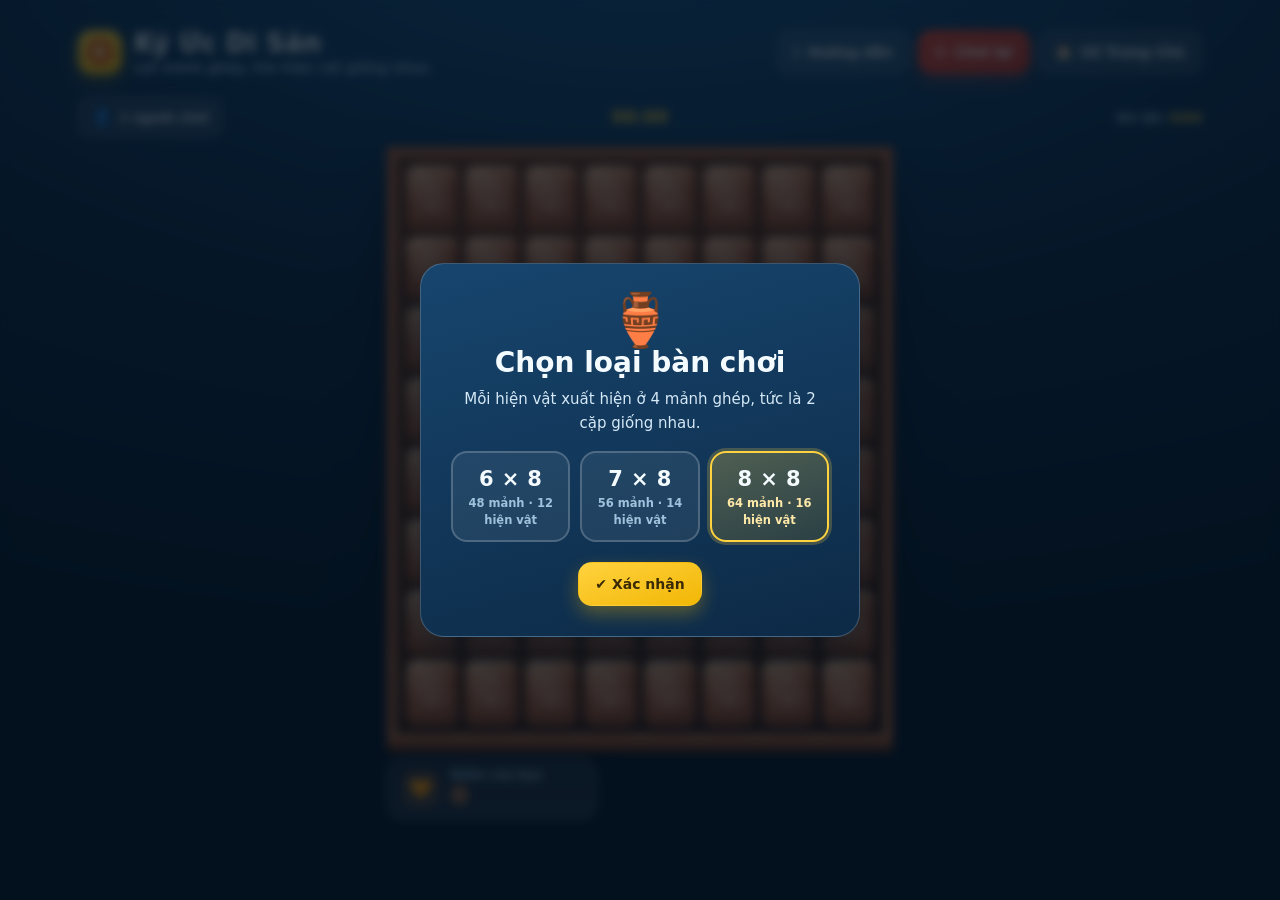
<file: ky-uc-di-san/index.html>
<!doctype html>
<html lang="vi">
<head>
<meta charset="utf-8">
<meta name="viewport" content="width=device-width,initial-scale=1,viewport-fit=cover">
<title>Ký Ức Di Sản — Thăng Long 26</title>
<meta name="description" content="Trò chơi lật mảnh ghép trí nhớ với 16 hiện vật di sản Thăng Long.">
<link rel="icon" href="data:image/svg+xml,%3Csvg xmlns='http://www.w3.org/2000/svg' viewBox='0 0 100 100'%3E%3Ctext y='.9em' font-size='90'%3E%F0%9F%8F%B5%3C/text%3E%3C/svg%3E">
<link rel="stylesheet" href="../assets/shell.css">
<style>
:root{
  /* yc 10: bảng màu cam đất - lấy từ chính màu của các hiện vật */
  --clay:#b05c33;
  --clay-lo:#6d3317;
  --clay-mid:#95492a;
  --clay-hi:#d68d5a;
  --clay-glow:#e8873f;
  --paper-1:#fdf6ea;
  --paper-2:#f2e2cb;
  --line:#e2d5c2;

  --p1:#e8873f;   /* yc 13: người chơi 1 - cam đất */
  --p2:#48c8f0;   /* yc 13: người chơi 2 - xanh */
}

/* ===================== Hàng công cụ trên bàn chơi ===================== */
/* yc 9: đồng hồ ở chính giữa phía trên, giống Thiên Niên Sử Sudoku */
.bhud{
  display:flex; align-items:center; gap:10px;
  margin:4px 0 10px;
}
.bhud .side{ flex:1 1 0; display:flex; gap:8px; align-items:center; min-width:0 }
.bhud .side.right{ justify-content:flex-end }
.clock{
  font-size:17px; font-weight:900; color:var(--accent);
  font-variant-numeric:tabular-nums; letter-spacing:.5px; white-space:nowrap;
}
.left-count{ font-size:13px; font-weight:800; color:var(--muted); white-space:nowrap }
.left-count b{ color:var(--accent) }

/* yc 12: nút đổi chế độ ở góc trên bên trái */
.modebtn{
  appearance:none;
  display:inline-flex; align-items:center; gap:7px;
  height:40px; padding:0 13px;
  border:1px solid var(--glass-line);
  background:var(--glass);
  color:var(--paper);
  font-family:inherit; font-weight:800; font-size:13px; line-height:1;
  border-radius:12px; cursor:pointer; white-space:nowrap;
  transition:transform .14s ease, background .18s ease, opacity .18s ease;
}
.modebtn .ico{ font-size:16px }
.modebtn:hover{ background:rgba(255,255,255,.18) }
.modebtn:active{ transform:scale(.95) }
.modebtn:focus-visible{ outline:3px solid var(--accent); outline-offset:2px }
.modebtn[disabled]{ opacity:.42; cursor:not-allowed }
.modebtn[disabled]:active{ transform:none }

/* ===================== Bàn chơi ===================== */
.boardcol{
  width:100%; margin:0 auto;
  /* --ar do JS đặt = (cột × TILE_RATIO) / hàng, nhờ vậy bàn 6×8, 7×8 hay 8×8
     đều co lại vừa màn hình, mảnh ghép không bị bóp méo hay vỡ bàn */
  --bw:max(272px, min(100%, 860px, calc((100dvh - 304px) * var(--ar,1))));
}
.board{
  width:var(--bw);
  aspect-ratio:var(--ar,1);
  margin:0 auto;
  padding:clamp(6px,1.2vw,11px);
  background:
    linear-gradient(155deg,#7d3f22,#5d2c15 55%,#48210f);
  background-clip:padding-box;
  border:clamp(5px,1vw,8px) solid var(--clay);
  box-shadow:
    0 9px 0 var(--clay-lo),
    0 22px 38px rgba(4,10,18,.55),
    inset 0 0 0 2px rgba(255,222,190,.35),
    inset 0 0 40px rgba(0,0,0,.45);
  touch-action:manipulation;
  user-select:none;
  -webkit-user-select:none;
}
.grid{
  width:100%; height:100%;
  display:grid;
  grid-template-columns:repeat(var(--cols,8),minmax(0,1fr));
  grid-template-rows:repeat(var(--rows,8),minmax(0,1fr));
  gap:clamp(3px,.75vw,7px);
}

/* ===================== Mảnh ghép ===================== */
/* yc 5: mảnh ghép hình chữ nhật đứng */
.card{
  position:relative;
  appearance:none; border:0; padding:0; margin:0;
  background:transparent;
  perspective:800px;
  cursor:pointer;
  min-width:0; min-height:0;
  transform-origin:50% 60%;
}
.card:focus-visible{ outline:3px solid var(--accent); outline-offset:2px; border-radius:8px }
.card[disabled]{ cursor:default }

.inner{
  position:absolute; inset:0;
  transform-style:preserve-3d;
  transition:transform .45s cubic-bezier(.35,1.15,.4,1);
}
.card.up .inner{ transform:rotateY(180deg) }

.face{
  position:absolute; inset:0;
  backface-visibility:hidden;
  -webkit-backface-visibility:hidden;
  border-radius:clamp(5px,1.1vw,10px);
  display:grid; place-items:center;
  overflow:hidden;
}

/* --- mặt úp: gốm nung màu cam đất, có hoa văn chìm --- */
/* yc 11: chiều sâu bằng gờ nổi phía dưới + ánh sáng chếch phía trên */
.back{
  background:
    radial-gradient(120% 90% at 30% 12%, rgba(255,224,196,.42), rgba(255,224,196,0) 58%),
    linear-gradient(158deg,var(--clay-hi) 0%,var(--clay) 45%,var(--clay-mid) 100%);
  box-shadow:
    0 4px 0 var(--clay-lo),
    0 7px 12px rgba(0,0,0,.42),
    inset 0 2px 0 rgba(255,236,214,.55),
    inset 0 -3px 6px rgba(78,32,10,.5);
}
/* hoa văn lá đề - mô-típ quen thuộc trên gạch ngói Thăng Long */
.back::before{
  content:"";
  width:66%; height:66%;
  background:url("data:image/svg+xml,%3Csvg xmlns='http://www.w3.org/2000/svg' viewBox='0 0 100 100'%3E%3Cg fill='none' stroke='%23ffe8ce' stroke-width='5' stroke-linejoin='round' opacity='.6'%3E%3Cpath d='M50 5C79 29 94 53 94 70c0 16-20 25-44 25S6 86 6 70C6 53 21 29 50 5Z'/%3E%3Cpath d='M50 26C67 41 77 55 77 66c0 10-12 16-27 16s-27-6-27-16c0-11 10-25 27-40Z'/%3E%3C/g%3E%3Ccircle cx='50' cy='64' r='10' fill='%23ffeed6' opacity='.66'/%3E%3C/svg%3E") center/contain no-repeat;
  filter:drop-shadow(0 1.5px 0 rgba(109,51,23,.45));
}

/* --- mặt ngửa: nền giấy ngà, hiện vật ở giữa --- */
.front{
  transform:rotateY(180deg);
  background:
    radial-gradient(120% 100% at 50% 0%, #fffaf1 0%, var(--paper-1) 45%, var(--paper-2) 100%);
  box-shadow:
    0 4px 0 #b98a5b,
    0 7px 12px rgba(0,0,0,.4),
    inset 0 0 0 2px rgba(176,92,51,.55),
    inset 0 -4px 10px rgba(176,92,51,.18);
}
.front img{
  width:84%; height:84%;
  object-fit:contain;
  pointer-events:none;
  filter:drop-shadow(0 3px 4px rgba(96,52,24,.35));
}

/* yc 11: hiệu ứng lật lên - mảnh nhấc khỏi bàn rồi hạ xuống */
@keyframes kd-lift{
  0%{ transform:none }
  45%{ transform:translateY(-9px) scale(1.07) }
  100%{ transform:none }
}
.card.anim-flip{ animation:kd-lift .45s ease-out; z-index:5 }

/* yc 11: hiệu ứng khớp cặp - nảy lên, vệt sáng quét qua, viền vàng đọng lại */
@keyframes kd-lock{
  0%{ transform:none }
  35%{ transform:translateY(-12px) scale(1.13) }
  62%{ transform:translateY(3px) scale(.96) }
  100%{ transform:none }
}
.card.anim-match{ animation:kd-lock .6s cubic-bezier(.3,1.4,.5,1); z-index:6 }
@keyframes kd-sheen{
  from{ transform:translateX(-170%) skewX(-14deg) }
  to{ transform:translateX(170%) skewX(-14deg) }
}
.card.anim-match .front::after{
  content:"";
  position:absolute; top:-20%; bottom:-20%; left:0; width:55%;
  background:linear-gradient(100deg,transparent,rgba(255,255,255,.85),transparent);
  animation:kd-sheen .6s ease-out;
}
/* yc 3: cặp đã khớp thì giữ nguyên trạng thái ngửa */
.card.done{ cursor:default }
.card.done .front{
  box-shadow:
    0 3px 0 #b98a5b,
    0 5px 10px rgba(0,0,0,.32),
    inset 0 0 0 3px var(--accent),
    inset 0 0 22px rgba(255,210,63,.35);
}
/* Lưu ý: không đặt filter lên .inner — filter làm phẳng ngữ cảnh 3D
   khiến backface-visibility hỏng và mặt ngửa bị che mất. */
.card.done .front img{ filter:drop-shadow(0 3px 5px rgba(96,52,24,.42)) saturate(1.08) }

/* yc 11: hiệu ứng không khớp - rung rồi úp trở lại */
@keyframes kd-nope{
  0%,100%{ transform:translateX(0) rotate(0) }
  18%{ transform:translateX(-7px) rotate(-2.5deg) }
  38%{ transform:translateX(7px) rotate(2.5deg) }
  58%{ transform:translateX(-5px) rotate(-1.5deg) }
  78%{ transform:translateX(5px) rotate(1.5deg) }
}
.card.anim-bad{ animation:kd-nope .42s ease-in-out; z-index:5 }
.card.anim-bad .front{
  box-shadow:
    0 4px 0 #8e3325,
    0 7px 12px rgba(0,0,0,.4),
    inset 0 0 0 3px var(--red),
    inset 0 0 20px rgba(230,75,53,.3);
}
@keyframes kd-settle{
  0%{ transform:translateY(-5px) scale(1.05) }
  55%{ transform:translateY(0) scale(.93) }
  100%{ transform:none }
}
.card.anim-down{ animation:kd-settle .46s cubic-bezier(.3,1.3,.5,1); z-index:4 }

.card:not([disabled]):not(.up):hover .back{ transform:translateY(-3px) }
.back{ transition:transform .16s ease }
.card:not([disabled]):not(.up):active .back{ transform:translateY(1px) }

/* ===================== Bảng điểm ===================== */
/* yc 13: 1 người - điểm ở góc dưới bên trái;
          2 người - hai bảng điểm ở hai bên */
.scorebar{
  display:flex; align-items:stretch; gap:10px;
  width:var(--bw);
  margin:14px auto 0;
}
.score{
  position:relative;
  flex:0 1 210px;
  display:flex; align-items:center; gap:11px;
  padding:10px 14px;
  border-radius:16px;
  border:1px solid var(--glass-line);
  background:var(--glass);
  box-shadow:var(--shadow);
  transition:box-shadow .25s ease, transform .2s ease, border-color .25s ease;
}
.score.p2{ margin-left:auto; flex-direction:row-reverse; text-align:right }
.score .avatar{
  width:38px; height:38px; flex:none;
  display:grid; place-items:center;
  border-radius:12px; font-size:19px; line-height:1;
  background:rgba(255,255,255,.12);
}
.score .meta{ min-width:0 }
.score .who{ font-size:11.5px; font-weight:800; color:var(--muted); letter-spacing:.3px; white-space:nowrap }
.score .pts{ font-size:25px; font-weight:900; line-height:1.1; font-variant-numeric:tabular-nums }
.score.p1 .pts{ color:var(--p1) }
.score.p1 .avatar{ background:rgba(232,135,63,.22) }
.score.p2 .pts{ color:var(--p2) }
.score.p2 .avatar{ background:rgba(72,200,240,.2) }

/* yc 14: bảng điểm của người đang tới lượt sáng lên */
.score.turn{ transform:translateY(-3px) }
.score.p1.turn{ border-color:rgba(232,135,63,.85); box-shadow:0 0 0 2px rgba(232,135,63,.35), 0 10px 22px rgba(232,135,63,.22) }
.score.p2.turn{ border-color:rgba(72,200,240,.85); box-shadow:0 0 0 2px rgba(72,200,240,.35), 0 10px 22px rgba(72,200,240,.22) }
/* huy hiệu nổi lên mép trên nên không làm cao thêm bảng điểm,
   nhờ vậy bàn chơi giữ nguyên kích thước khi đổi chế độ */
.score .turnchip{
  position:absolute; top:-10px; left:12px;
  font-size:10.5px; font-weight:900; letter-spacing:.5px;
  padding:3px 9px; border-radius:999px;
  display:none; width:max-content;
  box-shadow:0 3px 8px rgba(3,18,32,.45);
}
.score.p2 .turnchip{ left:auto; right:12px }
.score.turn .turnchip{ display:block }
.score.p1 .turnchip{ background:rgba(232,135,63,.9); color:#3a1c07 }
.score.p2 .turnchip{ background:rgba(72,200,240,.9); color:#04283a }
.score.hidden{ display:none }

/* ===================== Cửa sổ chọn bàn ===================== */
/* yc 4: chọn loại bàn ngay từ đầu rồi bấm Xác nhận */
.sizes{ display:grid; grid-template-columns:repeat(3,1fr); gap:10px; margin:16px 0 4px }
.sizeopt{
  appearance:none; cursor:pointer;
  padding:14px 6px 12px;
  border-radius:16px;
  border:2px solid var(--glass-line);
  background:rgba(255,255,255,.07);
  color:var(--paper);
  font-family:inherit;
  transition:transform .16s ease, border-color .2s ease, background .2s ease;
}
.sizeopt .n{ display:block; font-size:21px; font-weight:900; letter-spacing:.4px }
.sizeopt .d{ display:block; margin-top:4px; font-size:11.5px; font-weight:700; color:var(--muted); line-height:1.4 }
.sizeopt:hover{ transform:translateY(-3px); background:rgba(255,255,255,.13) }
.sizeopt[aria-checked="true"]{
  border-color:var(--accent);
  background:linear-gradient(160deg,rgba(255,210,63,.26),rgba(242,183,5,.12));
  box-shadow:0 0 0 3px rgba(255,210,63,.22);
}
.sizeopt[aria-checked="true"] .d{ color:#ffe9a8 }

.help-list{ text-align:left; margin:14px 0 0; padding-left:20px; color:#d5e9f7; font-size:14px; line-height:1.7 }
.help-list li{ margin-bottom:6px }
.help-list b{ color:var(--accent) }
.trophy{ font-size:52px; line-height:1; animation:pop .6s cubic-bezier(.3,1.5,.5,1) both }
@keyframes pop{ from{ transform:scale(.3) rotate(-20deg); opacity:0 } to{ transform:none; opacity:1 } }

/* yc 15: bảng điểm hai người trong thông báo chiến thắng */
.winscores{ display:flex; justify-content:center; gap:12px; margin:14px 0 2px; flex-wrap:wrap }
.winscore{
  min-width:120px; padding:11px 15px; border-radius:15px;
  border:1px solid var(--glass-line); background:rgba(255,255,255,.08);
}
.winscore .who{ font-size:11.5px; font-weight:800; color:var(--muted) }
.winscore .pts{ font-size:26px; font-weight:900; line-height:1.15; font-variant-numeric:tabular-nums }
.winscore.p1 .pts{ color:var(--p1) }
.winscore.p2 .pts{ color:var(--p2) }
.winscore.champ{ border-color:var(--accent); box-shadow:0 0 0 2px rgba(255,210,63,.3) }

.confetti{ position:fixed; inset:0; pointer-events:none; z-index:85; overflow:hidden }
.cf{ position:absolute; width:9px; height:14px; border-radius:2px; animation:fall linear forwards }
@keyframes fall{ 0%{ transform:translateY(-30px) rotate(0); opacity:1 } 100%{ transform:translateY(105vh) rotate(720deg); opacity:.9 } }

@media (max-width:700px){
  .topbar .lbl{ display:none }
  .topbar .btn{ padding:0 13px }
  .brand-text p{ display:none }
  .modebtn .lbl{ display:none }
  .modebtn{ padding:0 12px }
  .score{ flex:0 1 150px; padding:8px 11px; gap:8px }
  .score .avatar{ width:32px; height:32px; font-size:16px }
  .score .pts{ font-size:21px }
  .sizes{ grid-template-columns:1fr; gap:8px }
  .sizeopt{ padding:11px 8px; display:flex; align-items:baseline; gap:10px; justify-content:center }
  .sizeopt .d{ margin-top:0 }
}
</style>
</head>
<body>
<div class="wrap">

  <header class="topbar">
    <div class="brand">
      <div class="brand-mark">🏵️</div>
      <div class="brand-text">
        <h1>Ký Ức Di Sản</h1>
        <p>Lật mảnh ghép, tìm hiện vật giống nhau</p>
      </div>
    </div>
    <div class="actions">
      <button class="btn" id="btnHelp" type="button" aria-label="Hướng dẫn"><span class="ico">ℹ️</span><span class="lbl">Hướng dẫn</span></button>
      <button class="btn btn-danger" id="btnReset" type="button" aria-label="Chơi lại"><span class="ico">↻</span><span class="lbl">Chơi lại</span></button>
      <a class="btn" href="../index.html" aria-label="Về Trang Chủ"><span class="ico">🏠</span><span class="lbl">Về Trang Chủ</span></a>
    </div>
  </header>

  <div class="boardcol" id="boardcol">

    <div class="bhud">
      <div class="side left">
        <!-- yc 12: đổi chế độ 1 người / 2 người, khoá lại sau mảnh ghép đầu tiên -->
        <button class="modebtn" id="btnMode" type="button" aria-label="Đổi chế độ chơi">
          <span class="ico" id="modeIco">👤</span><span class="lbl" id="modeLbl">1 người chơi</span>
        </button>
      </div>
      <!-- yc 9: bộ đếm thời gian -->
      <div class="clock" id="statTime">00:00</div>
      <div class="side right">
        <span class="left-count">Đã lật: <b id="statLeft">0/0</b></span>
      </div>
    </div>

    <div class="board" id="board">
      <div class="grid" id="grid"></div>
    </div>

    <div class="scorebar" id="scorebar">
      <div class="score p1 turn" id="scoreP1">
        <div class="avatar">🧡</div>
        <div class="meta">
          <div class="who" id="whoP1">Điểm của bạn</div>
          <div class="pts" id="ptsP1">0</div>
          <div class="turnchip">ĐANG TỚI LƯỢT</div>
        </div>
      </div>
      <div class="score p2 hidden" id="scoreP2">
        <div class="avatar">💙</div>
        <div class="meta">
          <div class="who">Người chơi 2</div>
          <div class="pts" id="ptsP2">0</div>
          <div class="turnchip">ĐANG TỚI LƯỢT</div>
        </div>
      </div>
    </div>

  </div>

</div>

<div class="toast-host" id="toasts" aria-live="polite"></div>

<!-- yc 4: chọn loại bàn -->
<div class="modal-back" id="setupBack" role="dialog" aria-modal="true" aria-labelledby="setupTitle">
  <div class="modal">
    <div class="trophy">🏺</div>
    <h2 id="setupTitle">Chọn loại bàn chơi</h2>
    <p>Mỗi hiện vật xuất hiện ở 4 mảnh ghép, tức là 2 cặp giống nhau.</p>
    <div class="sizes" id="sizes" role="radiogroup" aria-label="Loại bàn chơi">
      <button class="sizeopt" type="button" role="radio" data-rows="6" aria-checked="false">
        <span class="n">6 × 8</span><span class="d">48 mảnh · 12 hiện vật</span>
      </button>
      <button class="sizeopt" type="button" role="radio" data-rows="7" aria-checked="false">
        <span class="n">7 × 8</span><span class="d">56 mảnh · 14 hiện vật</span>
      </button>
      <button class="sizeopt" type="button" role="radio" data-rows="8" aria-checked="true">
        <span class="n">8 × 8</span><span class="d">64 mảnh · 16 hiện vật</span>
      </button>
    </div>
    <div class="modal-actions">
      <button class="btn btn-primary" id="setupOk" type="button">✔ Xác nhận</button>
    </div>
  </div>
</div>

<!-- yc 15: thông báo chiến thắng -->
<div class="modal-back" id="winBack" role="dialog" aria-modal="true" aria-labelledby="winTitle">
  <div class="modal">
    <div class="trophy">🏆</div>
    <h2 id="winTitle">Chúc mừng!</h2>
    <p id="winMsg"></p>
    <div class="winscores" id="winScores"></div>
    <p id="winStats" style="color:var(--accent);font-weight:800;margin-top:10px"></p>
    <div class="modal-actions">
      <button class="btn btn-primary" id="winAgain" type="button">↻ Chơi ván mới</button>
      <a class="btn" href="../index.html">🏠 Về Trang Chủ</a>
    </div>
  </div>
</div>

<!-- Hướng dẫn -->
<div class="modal-back" id="helpBack" role="dialog" aria-modal="true" aria-labelledby="helpTitle">
  <div class="modal">
    <h2 id="helpTitle">Hướng dẫn</h2>
    <ol class="help-list">
      <li>Chạm để lật một mảnh ghép, rồi lật tiếp mảnh thứ hai.</li>
      <li>Hai mảnh <b>giống nhau</b> sẽ được giữ nguyên trạng thái ngửa và bạn được <b>2 điểm</b>.</li>
      <li>Hai mảnh <b>khác nhau</b> sẽ tự úp trở lại — hãy nhớ vị trí của chúng.</li>
      <li>Lật hết toàn bộ mảnh ghép là <b>thắng</b>.</li>
      <li>Nút ở góc trên bên trái đổi giữa <b>1 người</b> và <b>2 người chơi</b>, chỉ dùng được <b>trước khi lật mảnh đầu tiên</b>.</li>
      <li>Chế độ 2 người: khớp cặp thì được lật tiếp, không khớp thì <b>mất lượt</b>.</li>
    </ol>
    <div class="modal-actions">
      <button class="btn btn-primary" id="helpClose" type="button">Đã hiểu</button>
    </div>
  </div>
</div>

<script>
(function () {
  "use strict";

  /* ==================================================================
     1. HẰNG SỐ
     ================================================================== */
  var COLS = 8;                 // yc 4: cả ba loại bàn đều có 8 cột
  var FACES = 16;               // 16 ảnh hiện vật trong thư mục img/
  var COPIES = 4;               // yc 8: mỗi hiện vật xuất hiện ở 4 mảnh = 2 cặp
  var TILE_RATIO = 0.85;        // yc 5: mảnh ghép hình chữ nhật đứng (rộng/cao)
  var PTS_PER_MATCH = 2;        // yc 3: mỗi cặp khớp được 2 điểm

  // nhịp hiệu ứng (ms)
  var T_FLIP  = 450;            // lật một mảnh
  var T_MATCH = 420;            // chờ trước khi chạy hiệu ứng ăn mừng cặp khớp
  var T_HOLD  = 780;            // chờ cho người chơi kịp nhìn khi không khớp
  var T_SHAKE = 420;            // rung báo sai
  var T_DOWN  = 460;            // úp trở lại

  // Thư mục ảnh: tự suy ra từ địa chỉ trang để chạy đúng ở cả ba dạng
  //   /ky-uc-di-san/            (có dấu / cuối)
  //   /ky-uc-di-san             (Vercel cleanUrls, không có dấu /)
  //   .../ky-uc-di-san/index.html   (mở thẳng bằng file://)
  var IMG = (function () {
    var b = location.pathname.replace(/[^\/]*\.[^\/]*$/, '');
    if (b.charAt(b.length - 1) !== '/') b += '/';
    return b + 'img/';
  })();

  /* ==================================================================
     2. TRẠNG THÁI
     ================================================================== */
  var els = {}, cards = [];
  var rows = 8, pickRows = 8;    // loại bàn đang chơi / đang chọn ở cửa sổ đầu
  var deck = [];                 // deck[i] = số hiệu hiện vật của mảnh thứ i
  var stateOf = [];              // 'down' | 'up' | 'done'
  var opened = [];               // các mảnh đang ngửa chờ so khớp
  var flippedCount = 0;          // số mảnh đã khớp vĩnh viễn
  var twoPlayer = false;         // yc 12: chế độ chơi
  var turn = 0;                  // yc 14: 0 = người chơi 1, 1 = người chơi 2
  var score = [0, 0];
  var started = false;           // đã lật mảnh nào chưa (khoá nút đổi chế độ)
  var busy = false;              // đang chạy hiệu ứng, chặn thao tác
  var done = false;
  var timer = { t0: 0, elapsed: 0, running: false, id: null };
  var pending = [];              // các setTimeout đang chờ, để dọn khi chơi lại

  function later(fn, ms) { pending.push(setTimeout(fn, ms)); }
  function clearPending() {
    for (var i = 0; i < pending.length; i++) clearTimeout(pending[i]);
    pending = [];
  }

  /* ==================================================================
     3. SINH BÀN
     ================================================================== */
  function shuffle(a) {
    for (var i = a.length - 1; i > 0; i--) {
      var j = Math.floor(Math.random() * (i + 1));
      var t = a[i]; a[i] = a[j]; a[j] = t;
    }
    return a;
  }

  // yc 7 + 8: bốc ngẫu nhiên (tổng số mảnh / 4) hiện vật, mỗi hiện vật 4 mảnh
  function makeDeck(r) {
    var total = r * COLS;
    var need = total / COPIES;          // 48→12, 56→14, 64→16
    var pool = [];
    for (var v = 1; v <= FACES; v++) pool.push(v);
    shuffle(pool);
    var chosen = pool.slice(0, need);
    var d = [];
    for (var i = 0; i < chosen.length; i++) {
      for (var k = 0; k < COPIES; k++) d.push(chosen[i]);
    }
    return shuffle(d);
  }

  /* ==================================================================
     4. DỰNG BÀN
     ================================================================== */
  function build() {
    var total = rows * COLS;
    els.grid.innerHTML = '';
    cards = [];
    els.boardcol.style.setProperty('--cols', COLS);
    els.boardcol.style.setProperty('--rows', rows);
    // bàn co giãn theo cả bề ngang lẫn chiều cao màn hình
    els.boardcol.style.setProperty('--ar', (COLS * TILE_RATIO / rows).toFixed(4));

    for (var i = 0; i < total; i++) {
      var b = document.createElement('button');
      b.className = 'card';
      b.type = 'button';
      b.dataset.i = i;
      b.setAttribute('aria-label', 'Mảnh ghép ' + (i + 1) + ' — đang úp');
      b.innerHTML =
        '<span class="inner">' +
          '<span class="face back"></span>' +
          '<span class="face front"><img src="' + IMG + deck[i] + '.png" alt="Hiện vật ' + deck[i] + '"></span>' +
        '</span>';
      els.grid.appendChild(b);
      cards.push(b);
    }
  }

  function newGame(r) {
    clearPending();
    rows = r;
    deck = makeDeck(rows);
    stateOf = [];
    for (var i = 0; i < rows * COLS; i++) stateOf.push('down');
    opened = [];
    flippedCount = 0;
    score = [0, 0];
    turn = 0;
    started = false;
    busy = false;
    done = false;
    resetTimer();
    build();
    closeModal(els.winBack);
    renderHud();
    renderScores();
  }

  /* ==================================================================
     5. VẼ PHẦN THÔNG TIN
     ================================================================== */
  function renderHud() {
    els.statLeft.textContent = (flippedCount) + '/' + (rows * COLS);
    els.modeIco.textContent = twoPlayer ? '👥' : '👤';
    els.modeLbl.textContent = twoPlayer ? '2 người chơi' : '1 người chơi';
    els.btnMode.disabled = started;
    els.btnMode.title = started
      ? 'Đã lật mảnh ghép nên không đổi chế độ được nữa'
      : 'Chạm để đổi chế độ chơi';
  }

  // yc 13: 1 người thì chỉ có bảng điểm bên trái; 2 người thì thêm bảng bên phải
  function renderScores() {
    els.ptsP1.textContent = score[0];
    els.ptsP2.textContent = score[1];
    els.scoreP2.classList.toggle('hidden', !twoPlayer);
    els.whoP1.textContent = twoPlayer ? 'Người chơi 1' : 'Điểm của bạn';
    els.scoreP1.classList.toggle('turn', twoPlayer ? turn === 0 : false);
    els.scoreP2.classList.toggle('turn', twoPlayer && turn === 1);
  }

  /* ==================================================================
     6. LƯỢT CHƠI
     ================================================================== */

  // Mảnh đang ngửa hay đang úp, đọc từ ma trận thật sự đang hiển thị.
  // m11 < 0 nghĩa là đã xoay quá 90 độ, tức đang thấy mặt hiện vật.
  function isShowingFace(inner) {
    var t = getComputedStyle(inner).transform;
    if (!t || t === 'none') return false;
    var n = t.slice(t.indexOf('(') + 1, -1).split(',');
    return parseFloat(n[0]) < 0;
  }

  // Bàn 8×8 có tới 128 mặt ghép nằm trong ngữ cảnh 3D. Khi quá tải, trình duyệt
  // có thể tạo transition rồi không bao giờ chạy nó (currentTime kẹt ở 0) —
  // mảnh đã lật vẫn hiện mặt úp dù trạng thái và điểm đều đúng.
  // Hàm này đối chiếu hình ảnh thật với trạng thái mong muốn và ép về đúng.
  function settleFace(i) {
    var c = cards[i];
    if (!c) return;
    var inner = c.querySelector('.inner');
    if (!inner) return;
    var want = c.classList.contains('up');
    if (isShowingFace(inner) === want) return;   // hình ảnh đã đúng, không đụng vào

    if (inner.getAnimations) {                   // thử đẩy transition về đích trước
      var list = inner.getAnimations();
      for (var k = 0; k < list.length; k++) {
        try { list[k].finish(); } catch (e) { /* transition đã bị huỷ */ }
      }
      if (isShowingFace(inner) === want) return;
    }

    // chốt chặn cuối: tắt hiệu ứng, đặt thẳng trạng thái cuối rồi trả hiệu ứng lại
    inner.style.transition = 'none';
    inner.style.transform = want ? 'rotateY(180deg)' : 'none';
    void inner.offsetWidth;
    inner.style.transition = '';
  }

  function flip(i) {
    if (done || busy) return;
    if (stateOf[i] !== 'down') return;

    if (!started) {                      // yc 12 + 14: người lật đầu tiên là người chơi 1
      started = true;
      turn = 0;
      renderHud();
      renderScores();
    }
    startTimer();

    stateOf[i] = 'up';
    opened.push(i);
    var c = cards[i];
    c.classList.add('up', 'anim-flip');
    c.setAttribute('aria-label', 'Mảnh ghép ' + (i + 1) + ' — hiện vật ' + deck[i]);
    later(function () {
      c.classList.remove('anim-flip');
      settleFace(i);                     // bảo đảm mảnh thật sự hiện mặt hiện vật
    }, T_FLIP);

    if (opened.length === 2) resolvePair();
  }

  function resolvePair() {
    busy = true;
    var a = opened[0], b = opened[1];
    opened = [];

    if (deck[a] === deck[b]) {           // yc 3: khớp → giữ nguyên, cộng 2 điểm
      keepPair(a, b);                    // chốt NGAY, không chờ hiệu ứng chạy xong
    } else {                             // yc 3: không khớp → úp cả hai trở lại
      later(function () { rejectPair(a, b); }, T_HOLD);
    }
  }

  // yc: cặp khớp được cộng điểm và khoá mặt ngửa ngay tại thời điểm phát hiện.
  // Không có khoảng chờ nào để một hẹn giờ khác kịp úp chúng xuống trở lại.
  function keepPair(a, b) {
    stateOf[a] = stateOf[b] = 'done';
    flippedCount += 2;
    score[turn] += PTS_PER_MATCH;

    [a, b].forEach(function (i) {
      var c = cards[i];
      c.classList.add('up', 'done');     // 'up' đã có sẵn, thêm lại cho chắc chắn
      c.disabled = true;
    });

    renderHud();
    renderScores();
    bumpScore(turn);

    if (twoPlayer) toast('Khớp cặp! Người chơi ' + (turn + 1) + ' được +2 điểm và lật tiếp', 'good');
    else toast('Khớp cặp! +2 điểm', 'good');

    // hiệu ứng ăn mừng chạy sau khi mảnh thứ hai lật xong — chỉ là trang trí,
    // trạng thái đã chốt ở trên nên hiệu ứng có lỡ nhịp cũng không ảnh hưởng
    later(function () {
      [a, b].forEach(function (i) {
        var c = cards[i];
        c.classList.add('anim-match');
        later(function () { c.classList.remove('anim-match'); }, 620);
      });
    }, T_MATCH);

    later(function () {
      busy = false;
      // yc: cặp đã khớp phải luôn hiện mặt hiện vật, không được nằm úp
      settleFace(a); settleFace(b);
      checkWin();
    }, T_MATCH + 320);
  }

  function rejectPair(a, b) {
    // yc: chỉ úp lại mảnh đang ngửa chờ so khớp.
    // Mảnh đã khớp (state 'done') tuyệt đối không bị đụng tới.
    var pair = [a, b].filter(function (i) { return stateOf[i] === 'up'; });
    if (!pair.length) { busy = false; return; }

    pair.forEach(function (i) { cards[i].classList.add('anim-bad'); });

    later(function () {
      pair.forEach(function (i) {
        var c = cards[i];
        if (stateOf[i] !== 'up') return;   // chốt chặn lần hai
        stateOf[i] = 'down';
        c.classList.remove('anim-bad', 'up');
        c.classList.add('anim-down');
        c.setAttribute('aria-label', 'Mảnh ghép ' + (i + 1) + ' — đang úp');
        later(function () {
          c.classList.remove('anim-down');
          settleFace(i);                 // bảo đảm mảnh thật sự trở về mặt úp
        }, T_DOWN);
      });

      // yc 14: chỉ chế độ 2 người mới mất lượt và mới có thông báo
      if (twoPlayer) {
        var lost = turn + 1;
        turn = 1 - turn;
        renderScores();
        toast('Không khớp! Người chơi ' + lost + ' mất lượt · Đến lượt Người chơi ' + (turn + 1), 'bad');
      }

      later(function () { busy = false; }, T_DOWN);
    }, T_SHAKE);
  }

  function bumpScore(p) {
    var el = p === 0 ? els.scoreP1 : els.scoreP2;
    el.style.transition = 'none';
    el.style.transform = 'scale(1.09)';
    later(function () {
      el.style.transition = '';
      el.style.transform = '';
    }, 130);
  }

  /* ==================================================================
     7. KẾT THÚC VÁN
     ================================================================== */
  function checkWin() {
    if (flippedCount < rows * COLS) return;
    done = true;
    stopTimer();
    confetti();

    var total = rows * COLS;
    els.winScores.innerHTML = '';

    if (!twoPlayer) {
      els.winTitle.textContent = 'Chúc mừng!';
      els.winMsg.textContent = 'Bạn đã lật hết ' + total + ' mảnh ghép của bàn ' + rows + '×' + COLS + '.';
      els.winScores.innerHTML =
        '<div class="winscore p1 champ"><div class="who">Điểm của bạn</div>' +
        '<div class="pts">' + score[0] + '</div></div>';
    } else {
      // yc 15: nêu rõ ai thắng, rồi hiện điểm của cả hai người ngay bên dưới
      var w = score[0] === score[1] ? -1 : (score[0] > score[1] ? 0 : 1);
      els.winTitle.textContent = w < 0 ? 'Chúc mừng cả hai!' : 'Chúc mừng Người chơi ' + (w + 1) + '!';
      els.winMsg.textContent = w < 0
        ? 'Hai bên hoà nhau sau ' + total + ' mảnh ghép.'
        : 'Người chơi ' + (w + 1) + ' thắng ván này với ' + score[w] + ' điểm.';
      els.winScores.innerHTML =
        '<div class="winscore p1' + (w === 0 || w < 0 ? ' champ' : '') + '">' +
          '<div class="who">Người chơi 1</div><div class="pts">' + score[0] + '</div></div>' +
        '<div class="winscore p2' + (w === 1 || w < 0 ? ' champ' : '') + '">' +
          '<div class="who">Người chơi 2</div><div class="pts">' + score[1] + '</div></div>';
    }

    els.winStats.textContent = 'Thời gian: ' + fmt(timer.elapsed) + ' · Bàn ' + rows + '×' + COLS;
    openModal(els.winBack);
  }

  /* ==================================================================
     8. ĐỒNG HỒ / HIỆU ỨNG / MODAL
     ================================================================== */
  function fmt(ms) {
    var s = Math.floor(ms / 1000), m = Math.floor(s / 60);
    s = s % 60;
    return (m < 10 ? '0' : '') + m + ':' + (s < 10 ? '0' : '') + s;
  }
  function startTimer() {
    if (timer.running || done) return;
    timer.running = true;
    timer.t0 = Date.now() - timer.elapsed;
    timer.id = setInterval(function () {
      timer.elapsed = Date.now() - timer.t0;
      els.statTime.textContent = fmt(timer.elapsed);
    }, 250);
  }
  function stopTimer() {
    timer.running = false;
    if (timer.id) { clearInterval(timer.id); timer.id = null; }
  }
  function resetTimer() { stopTimer(); timer.elapsed = 0; els.statTime.textContent = '00:00'; }

  function toast(msg, kind) {
    var t = document.createElement('div');
    t.className = 'toast ' + (kind || '');
    t.textContent = msg;
    els.toasts.appendChild(t);
    setTimeout(function () {
      t.classList.add('out');
      setTimeout(function () { if (t.parentNode) t.parentNode.removeChild(t); }, 320);
    }, 1800);
  }

  function confetti() {
    var host = document.createElement('div');
    host.className = 'confetti';
    var colors = ['#c4703f', '#e0894f', '#ffd23f', '#8a4a2a', '#ffffff', '#d8552f'];
    for (var i = 0; i < 70; i++) {
      var el = document.createElement('div');
      el.className = 'cf';
      el.style.left = (Math.random() * 100) + '%';
      el.style.background = colors[i % colors.length];
      el.style.animationDuration = (2.2 + Math.random() * 1.8) + 's';
      el.style.animationDelay = (Math.random() * 0.7) + 's';
      host.appendChild(el);
    }
    document.body.appendChild(host);
    setTimeout(function () { if (host.parentNode) host.parentNode.removeChild(host); }, 5200);
  }

  function openModal(m) { m.classList.add('show'); }
  function closeModal(m) { m.classList.remove('show'); }

  function renderSizePick() {
    var opts = els.sizes.querySelectorAll('.sizeopt');
    for (var i = 0; i < opts.length; i++) {
      opts[i].setAttribute('aria-checked', +opts[i].dataset.rows === pickRows ? 'true' : 'false');
    }
  }
  function openSetup() {
    clearPending();
    stopTimer();
    pickRows = rows;
    renderSizePick();
    closeModal(els.winBack);
    openModal(els.setupBack);
  }

  /* ==================================================================
     9. KHỞI ĐỘNG
     ================================================================== */
  function init() {
    ['boardcol', 'board', 'grid', 'statTime', 'statLeft', 'toasts',
     'btnHelp', 'btnReset', 'btnMode', 'modeIco', 'modeLbl',
     'scorebar', 'scoreP1', 'scoreP2', 'ptsP1', 'ptsP2', 'whoP1',
     'sizes', 'setupBack', 'setupOk',
     'winBack', 'winTitle', 'winMsg', 'winScores', 'winStats', 'winAgain',
     'helpBack', 'helpClose'].forEach(function (id) {
      els[id] = document.getElementById(id);
    });

    newGame(rows);
    openSetup();                       // yc 4: hỏi loại bàn ngay từ đầu

    els.grid.addEventListener('click', function (e) {
      var c = e.target.closest('.card');
      if (!c || c.disabled) return;
      flip(+c.dataset.i);
    });

    els.sizes.addEventListener('click', function (e) {
      var o = e.target.closest('.sizeopt');
      if (!o) return;
      pickRows = +o.dataset.rows;
      renderSizePick();
    });

    els.setupOk.addEventListener('click', function () {
      closeModal(els.setupBack);
      newGame(pickRows);
      toast('Bàn ' + pickRows + '×' + COLS + ' đã sẵn sàng — chúc bạn chơi vui!', 'good');
    });

    // yc 12: đổi chế độ, chỉ khi chưa lật mảnh nào
    els.btnMode.addEventListener('click', function () {
      if (started) { toast('Đã bắt đầu ván nên không đổi chế độ được nữa', 'bad'); return; }
      twoPlayer = !twoPlayer;
      turn = 0;
      score = [0, 0];
      renderHud();
      renderScores();
      toast(twoPlayer ? 'Chế độ 2 người chơi' : 'Chế độ 1 người chơi');
    });

    els.btnReset.addEventListener('click', openSetup);
    els.winAgain.addEventListener('click', openSetup);

    els.btnHelp.addEventListener('click', function () { openModal(els.helpBack); });
    els.helpClose.addEventListener('click', function () { closeModal(els.helpBack); });
    els.helpBack.addEventListener('click', function (e) {
      if (e.target === els.helpBack) closeModal(els.helpBack);
    });
    document.addEventListener('keydown', function (e) {
      if (e.key === 'Escape' && els.helpBack.classList.contains('show')) closeModal(els.helpBack);
    });

    // API cho kiểm thử tự động
    window.__memory = {
      get rows() { return rows; },
      get cols() { return COLS; },
      get deck() { return deck; },
      get state() { return stateOf; },
      get score() { return score; },
      get turn() { return turn; },
      get twoPlayer() { return twoPlayer; },
      get started() { return started; },
      get busy() { return busy; },
      get done() { return done; },
      get flipped() { return flippedCount; },
      cards: function () { return cards; },
      flip: flip,
      newGame: newGame,
      setMode: function (two) { twoPlayer = !!two; renderHud(); renderScores(); },
      elapsed: function () { return timer.elapsed; }
    };
  }

  if (document.readyState === 'loading') document.addEventListener('DOMContentLoaded', init);
  else init();
})();
</script>
</body>
</html>
</file>
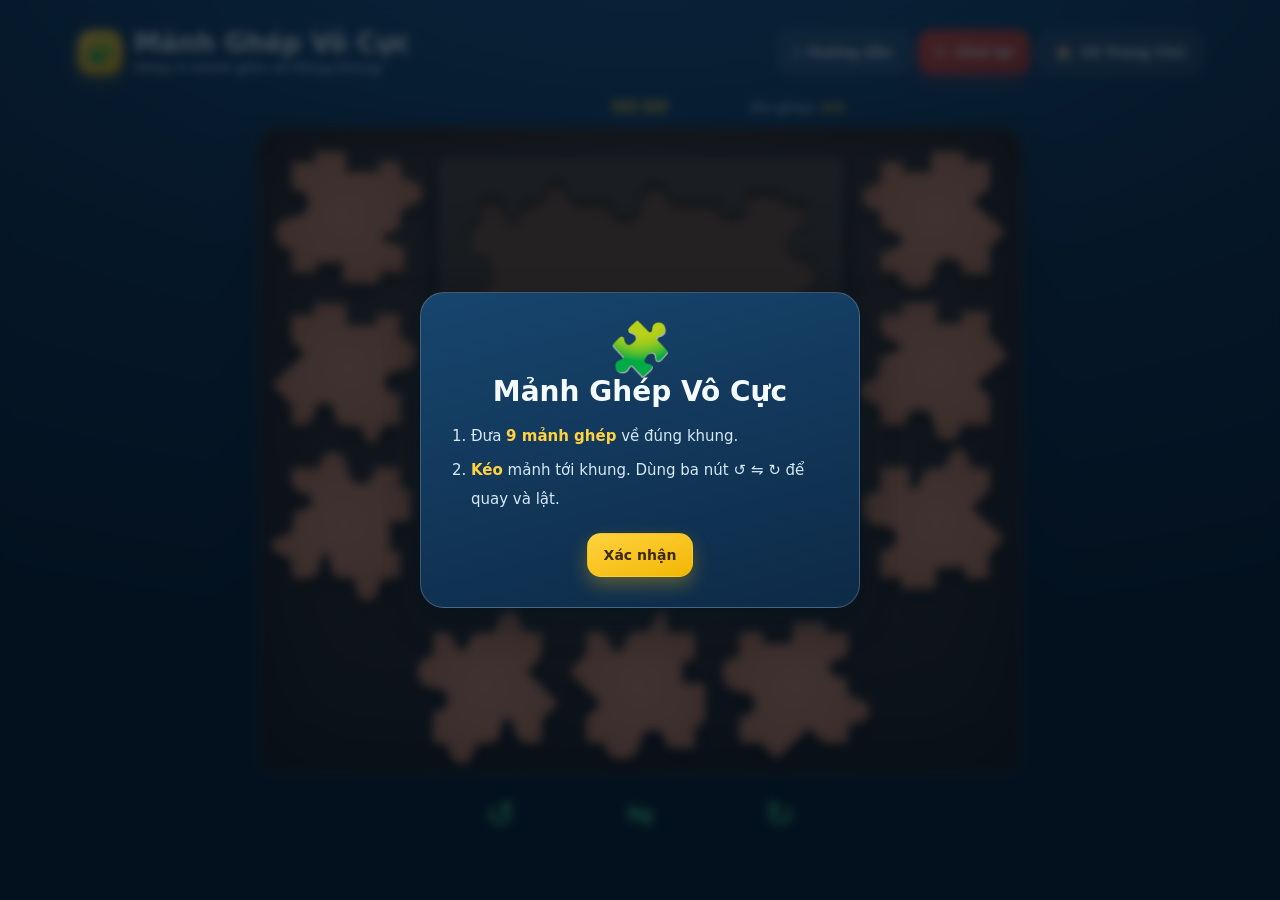
<file: manh-ghep-vo-cuc/index.html>
<!doctype html>
<html lang="vi">
<head>
<meta charset="utf-8">
<meta name="viewport" content="width=device-width,initial-scale=1,viewport-fit=cover">
<title>Mảnh Ghép Vô Cực — Thăng Long 26</title>
<meta name="description" content="Trò chơi ghép hình 9 mảnh gốm nung: xoay, lật và ghép các mảnh về đúng khung.">
<link rel="icon" href="data:image/svg+xml,%3Csvg xmlns='http://www.w3.org/2000/svg' viewBox='0 0 100 100'%3E%3Ctext y='.9em' font-size='90'%3E%F0%9F%A7%A9%3C/text%3E%3C/svg%3E">
<link rel="stylesheet" href="../assets/shell.css">
<style>
/* ===================== Sân chơi ===================== */
/* yc: sân chơi co theo cả bề ngang lẫn chiều cao màn hình để không phải cuộn.
   --scene-ar, --inset-frac, --board-frac do JS đặt sau khi dựng sân chơi. */
.wrap{
  --stage-w:max(300px, min(100%, calc((100dvh - 252px) * var(--scene-ar,1.18))));
}
.stage{
  position:relative;
  width:var(--stage-w);
  margin-inline:auto;
  border-radius:22px;
  overflow:hidden;
  border:1px solid rgba(255,220,190,.14);
  box-shadow:var(--shadow), inset 0 0 90px rgba(12,6,3,.75);
  /* mat ban go am, co vet den roi vao giua noi dat ban ghep */
  background:
    radial-gradient(52% 58% at 50% 46%, rgba(255,214,168,.20) 0%, rgba(255,186,132,.07) 45%, transparent 74%),
    radial-gradient(130% 105% at 50% -6%, #5a4231 0%, #3d2c20 42%, #241a13 100%);
  touch-action:none;
}
#scene{
  display:block;
  width:100%;
  height:auto;
  touch-action:none;
  -webkit-user-select:none;
  user-select:none;
  cursor:default;
}

/* mảnh ghép */
.piece{cursor:grab}
.piece.dragging{cursor:grabbing}
.piece.placed{cursor:default}
.piece .face{
  fill:url(#clay);
  /* hạt gốm mịn rải đều khắp mặt mảnh */
  filter:url(#clayFace);
  stroke:#8c4a28;
  stroke-width:1.6;
  stroke-linejoin:round;
}
/* viền trong: mép mảnh gốm được mài tròn nên hứng sáng một viền mỏng */
.piece .rim{
  fill:none;
  stroke:rgba(255,228,201,.17);
  stroke-width:2.6;
  stroke-linejoin:round;
  pointer-events:none;
}
.piece.placed .rim{ stroke:rgba(255,228,201,.09) }
.piece .side{ fill:#9d4f2c; transition:transform .24s cubic-bezier(.3,1.1,.4,1); }
/* Mảnh đã nằm trong khung thì phẳng liền với nhau, không còn bóng đổ riêng */
.piece.placed .side{ display:none; }
.piece.placed .face{ stroke:#a25b34; stroke-width:1.1; }
.piece .art{ transition:transform .24s cubic-bezier(.3,1.1,.4,1); }
.piece .lift{ transition:transform .18s cubic-bezier(.3,1.3,.5,1); }

.piece.sel .face{ stroke:#ffd23f; stroke-width:3; }

/* nhac manh len khi dang keo */
.piece.dragging .lift{ transform:scale(1.07) }
.piece.dragging{ filter:url(#pcShadowUp) !important }

/* chop sang khi manh hut vao khung */
.piece.snapped .face{ animation:snapFlash .45s ease-out }
@keyframes snapFlash{
  0%{ fill:#fff2e0 }
  28%{ fill:#ffc389 }
  100%{ fill:url(#clay) }
}
/* mảnh nhún xuống như đóng khít vào khung. Đặt trên .lift vì .art đang
   giữ phép xoay/lật bằng thuộc tính transform, không được ghi đè. */
.piece.snapped .lift{ animation:snapPunch .46s cubic-bezier(.26,1.55,.4,1) }
@keyframes snapPunch{
  0%{ transform:scale(1.17) }
  46%{ transform:scale(.94) }
  74%{ transform:scale(1.03) }
  100%{ transform:scale(1) }
}
/* sóng lan và bụi gốm bắn ra tại ô vừa ăn khớp */
.burst{ pointer-events:none }
.burst .ring{
  fill:none; stroke:#ffd9a8;
  animation:snapRing .55s cubic-bezier(.2,.85,.3,1) forwards;
}
@keyframes snapRing{
  0%{ transform:scale(.32); opacity:.95; stroke-width:10 }
  100%{ transform:scale(1.55); opacity:0; stroke-width:1 }
}
.burst .spark{
  fill:#ffc98a;
  animation:snapSpark .6s ease-out forwards;
}
@keyframes snapSpark{
  0%{ transform:translate(0,0) scale(1); opacity:.95 }
  100%{ transform:translate(var(--dx),var(--dy)) scale(.15); opacity:0 }
}
.piece .bad{
  fill:none;
  stroke:#ff3b2f;
  stroke-width:5;
  stroke-linecap:round;
  opacity:0;
  pointer-events:none;
}
.piece.warn .bad.on{ opacity:1; animation:badpulse .5s ease-in-out infinite alternate; }
@keyframes badpulse{from{opacity:.55}to{opacity:1}}
.piece.snapping .art{ transition:transform .24s cubic-bezier(.3,1.1,.4,1); }

/* khung bàn */
.plate{ fill:url(#wood); stroke:#1d130d; stroke-width:2; }
.plateSide{ fill:#150d08; }
/* long khung khong con la mang den chet ma la nen dat am */
.recess{ fill:#7c5136; }
.recessEdge{ fill:none; stroke:#2a1a10; stroke-width:2.5; }
.recessLip{ fill:none; stroke:rgba(255,224,192,.20); stroke-width:2; }

/* ===================== HUD ===================== */
/* yc: bộ đếm nằm ở góc trên bên phải của BÀN GHÉP, không phải của cả sân chơi */
.bhud{
  display:flex; align-items:center; gap:10px;
  width:var(--stage-w);
  margin:2px auto 10px;
  padding:0 calc(var(--stage-w) * var(--inset-frac,0));
}
.bhud .side{ flex:1 1 0; display:flex; align-items:center; gap:8px; min-width:0 }
.bhud .side.right{ justify-content:flex-end }
.clock{
  font-size:17px; font-weight:900; color:var(--accent);
  font-variant-numeric:tabular-nums; letter-spacing:.5px; white-space:nowrap;
}
.errs{ font-size:13px; font-weight:800; color:var(--muted); white-space:nowrap }
.bhud .k-short{ display:none }
.errs b{ color:var(--accent) }
.errs b.hot{ color:#7ee3a0 }

/* yc: ba nút gói trong bề ngang bàn ghép và không còn nền */
.actionbar{
  width:calc(var(--stage-w) * var(--board-frac,1));
  margin:8px auto 0;
  padding:0;
}
.act-grid{ display:grid; grid-template-columns:repeat(3,minmax(0,1fr)); gap:10px }
/* yc: bỏ ô nền của ba nút, ký hiệu chuyển sang màu xanh lá */
.act, .act:hover{
  background:none;
  border:none;
  box-shadow:none;
  backdrop-filter:none;
}
.act{
  min-height:62px;
  padding:6px;
  font-size:34px;
  line-height:1;
  color:#3fd07a;
  text-shadow:0 2px 10px rgba(0,0,0,.55);
  transition:color .18s ease, transform .14s ease, opacity .18s ease;
}
.act:hover{ color:#74efa6; transform:translateY(-3px) }
.act:active{ transform:scale(.9) }
.act[disabled], .act[aria-disabled="true"]{ opacity:.3 }

.help-list{ text-align:left; margin:14px 0 0; padding-left:20px; color:#d5e9f7; font-size:14px; line-height:1.75 }
.help-list li{ margin-bottom:6px }
.help-list b{ color:var(--accent) }

.intro-list{font-size:15px;line-height:1.9}
.trophy{ font-size:52px; line-height:1; animation:pop .6s cubic-bezier(.3,1.5,.5,1) both }
@keyframes pop{from{transform:scale(.3) rotate(-20deg);opacity:0}to{transform:none;opacity:1}}
.confetti{position:fixed;inset:0;pointer-events:none;z-index:85;overflow:hidden}
.cf{position:absolute;width:9px;height:14px;border-radius:2px;animation:fall linear forwards}
@keyframes fall{0%{transform:translateY(-30px) rotate(0);opacity:1}100%{transform:translateY(105vh) rotate(720deg);opacity:.9}}

.hud .k-short{display:none}

@media (max-width:700px){
  .topbar .lbl{display:none}
  .topbar .btn{padding:0 13px}
  .brand-text p{display:none}
  /* HUD bị bó trong bề ngang bàn ghép nên thu gọn chữ cho khỏi chồng nhau */
  .bhud{ gap:6px }
  .clock{ font-size:14px }
  .errs{ font-size:11.5px }
  .bhud .k-long{ display:none }
  .bhud .k-short{ display:inline }
  .hud .stat{padding:7px 8px;font-size:12px}
  .hud .k-long{display:none}
  .hud .k-short{display:inline}
}
</style>
</head>
<body>
<div class="wrap">

  <header class="topbar">
    <div class="brand">
      <div class="brand-mark">🧩</div>
      <div class="brand-text">
        <h1>Mảnh Ghép Vô Cực</h1>
        <p>Ghép 9 mảnh gốm về đúng khung</p>
      </div>
    </div>
    <div class="actions">
      <button class="btn" id="btnHelp" type="button" aria-label="Hướng dẫn"><span class="ico">ℹ️</span><span class="lbl">Hướng dẫn</span></button>
      <button class="btn btn-danger" id="btnReset" type="button" aria-label="Chơi lại"><span class="ico">↻</span><span class="lbl">Chơi lại</span></button>
      <a class="btn" href="../index.html" aria-label="Về Trang Chủ"><span class="ico">🏠</span><span class="lbl">Về Trang Chủ</span></a>
    </div>
  </header>

  <!-- yc: hai bộ đếm nằm phía trên bàn chơi -->
  <div class="bhud">
    <div class="side left"></div>
    <div class="clock" id="statTime">00:00</div>
    <div class="side right">
      <span class="errs"><span class="k-long">Đã ghép: </span><span class="k-short">Ghép: </span><b id="statDone">0/9</b></span>
    </div>
  </div>

  <div class="stage">
    <svg id="scene" xmlns="http://www.w3.org/2000/svg" role="application" aria-label="Bàn ghép hình"></svg>
  </div>

  <div class="actionbar">
    <div class="act-grid">
      <button class="btn act" id="actLeft" type="button" aria-label="Quay trái 90 độ" title="Quay trái">↺</button>
      <button class="btn act" id="actFlip" type="button" aria-label="Lật mặt" title="Lật mặt">⇋</button>
      <button class="btn act" id="actRight" type="button" aria-label="Quay phải 90 độ" title="Quay phải">↻</button>
    </div>
  </div>

<div class="toast-host" id="toasts" aria-live="polite"></div>

<!-- Thắng -->
<div class="modal-back" id="winBack" role="dialog" aria-modal="true" aria-labelledby="winTitle">
  <div class="modal">
    <div class="trophy">🏆</div>
    <h2 id="winTitle">Hoàn thành!</h2>
    <p>Cả 9 mảnh ghép đã về đúng vị trí trong khung.</p>
    <p id="winStats" style="color:var(--accent);font-weight:800"></p>
    <div class="modal-actions">
      <button class="btn btn-primary" id="winReplay" type="button">↻ Chơi lại</button>
      <a class="btn" href="../index.html">🏠 Về Trang Chủ</a>
    </div>
  </div>
</div>

<!-- Luật chơi khi vào ván mới -->
<div class="modal-back" id="introBack" role="dialog" aria-modal="true" aria-labelledby="introTitle">
  <div class="modal">
    <div class="trophy">🧩</div>
    <h2 id="introTitle">Mảnh Ghép Vô Cực</h2>
    <ol class="help-list intro-list">
      <li>Đưa <b>9 mảnh ghép</b> về đúng khung.</li>
      <li><b>Kéo</b> mảnh tới khung. Dùng ba nút ↺ ⇋ ↻ để quay và lật.</li>
    </ol>
    <div class="modal-actions">
      <button class="btn btn-primary" id="introOk" type="button">Xác nhận</button>
    </div>
  </div>
</div>

<!-- Hướng dẫn -->
<div class="modal-back" id="helpBack" role="dialog" aria-modal="true" aria-labelledby="helpTitle">
  <div class="modal">
    <h2 id="helpTitle">Hướng dẫn</h2>
    <ol class="help-list">
      <li><b>Giữ chuột (hoặc ngón tay) và kéo</b> mảnh ghép tới chỗ muốn đặt.</li>
      <li>Tới gần ô trống mà vừa khít thì mảnh <b>tự hút</b> vào khung.</li>
      <li>Chạm vào một mảnh để <b>chọn</b> nó, rồi dùng ba nút ở dưới:
          <b>↺</b> quay trái, <b>⇋</b> lật mặt, <b>↻</b> quay phải.</li>
      <li>Đặt sai thì các cạnh không khớp <b>hiện màu đỏ</b> và mảnh không bị hút vào.</li>
      <li>Chỉ có thể dựa vào <b>hình dạng đường viền</b> để ghép — các mảnh giống hệt nhau về màu.</li>
    </ol>
    <div class="modal-actions">
      <button class="btn btn-primary" id="helpClose" type="button">Đã hiểu</button>
    </div>
  </div>
</div>

<script>
(function () {
  "use strict";

  /* ==================================================================
     1. HÌNH HỌC — dựng 9 mảnh ghép từ sơ đồ
     ================================================================== */

  var S = 150;                 // cạnh một ô
  var GRID = 3;
  var BOARD = GRID * S;        // 450
  var RIM = 60;                // bề rộng viền khung
  var FRAME = BOARD + 2 * RIM; // 570

  // --- 24 cạnh trích trực tiếp từ "Smooth Interlocking Puzzle Diagram.png" ---
  // Mỗi cạnh là một chuỗi điểm ở hệ chuẩn hoá: đi từ (0,0) tới (1,0),
  // y dương = nhô về phía pháp tuyến. Hai ô kề nhau dùng chung một cạnh.
  // H[hàng biên 0..3][cột 0..2] ngang, hướng trái -> phải, pháp tuyến hướng LÊN
  var H = [
    [[[0,0],[0.0001,0.019],[0.0191,0.038],[0.1686,0.0376],[0.1984,0.0266],[0.2255,-0.006],[0.2578,-0.1311],[0.2686,-0.1556],[0.293,-0.1747],[0.3147,-0.1748],[0.3365,-0.1585],[0.3776,-0.0527],[0.394,-0.0228],[0.4103,-0.0066],[0.4457,0.0069],[0.5353,0.0067],[0.5653,0.0202],[0.5952,0.0527],[0.6199,0.1233],[0.6445,0.1749],[0.669,0.1966],[0.7125,0.21],[0.7587,0.2017],[0.7885,0.1799],[0.8048,0.1527],[0.8398,0.0548],[0.8507,0.0384],[0.8723,0.0194],[0.9022,0.0057],[0.9973,0.0054],[1,0]],[[0,0],[0.0028,0.0056],[0.2039,0.0039],[0.2263,-0.0155],[0.2321,-0.0434],[0.2491,-0.0852],[0.2912,-0.1297],[0.3416,-0.1489],[0.3891,-0.1459],[0.4309,-0.1261],[0.4697,-0.0812],[0.4861,-0.0196],[0.4913,0.0586],[0.5023,0.0922],[0.5161,0.1146],[0.5439,0.1427],[0.5745,0.1596],[0.6192,0.1711],[0.6499,0.1712],[0.6974,0.1603],[0.7282,0.1437],[0.7507,0.1215],[0.7733,0.077],[0.7821,0.01],[0.7905,0.0016],[1,0]],[[0,0],[0.2292,0.0022],[0.2349,-0.0035],[0.2375,-0.1153],[0.4753,-0.116],[0.4787,0.0731],[0.4931,0.0903],[0.5074,0.096],[0.7997,0.0951],[0.8197,0.0893],[0.8369,0.0721],[0.8426,0.0549],[0.8453,0.0062],[0.851,0.0004],[1,0]]],
    [[[0,0],[0.2088,0.0006],[0.22,-0.0653],[0.2338,-0.09],[0.253,-0.1119],[0.2751,-0.1284],[0.3136,-0.1447],[0.3713,-0.1446],[0.4124,-0.128],[0.4563,-0.0839],[0.4726,-0.0399],[0.4807,0.037],[0.508,0.0948],[0.5436,0.1306],[0.5683,0.1444],[0.604,0.1555],[0.6397,0.1583],[0.6699,0.1529],[0.7084,0.1366],[0.747,0.1009],[0.7663,0.0598],[0.772,0.0049],[0.7775,-0.0006],[1,0]],[[0,0],[0.2058,0.0086],[0.3535,-0.1273],[0.3619,-0.1269],[0.6282,0.1655],[0.6364,0.1686],[0.6449,0.1662],[0.8304,-0.0071],[1,0]],[[0,0],[0.2023,0.0006],[0.3515,-0.1451],[0.36,-0.1451],[0.6485,0.1423],[0.6569,0.1395],[0.795,-0.0006],[1,0]]],
    [[[0,0],[0.1302,0.0007],[0.1468,-0.0047],[0.1608,-0.0185],[0.1862,-0.1015],[0.2114,-0.165],[0.2309,-0.1871],[0.2643,-0.2035],[0.3003,-0.2006],[0.3196,-0.1894],[0.3389,-0.1699],[0.3718,-0.1087],[0.4046,-0.0227],[0.4211,-0.006],[0.4321,-0.0004],[0.5429,0.003],[0.5622,0.0253],[0.6031,0.1335],[0.6307,0.1614],[0.6555,0.1726],[0.7054,0.1729],[0.7248,0.1647],[0.7443,0.1482],[0.7695,0.104],[0.792,0.0376],[0.8004,0.0211],[0.8172,0.0045],[0.831,-0.0009],[1,0]],[[0,0],[0.2225,0.0012],[0.2283,-0.0482],[0.2561,-0.103],[0.2919,-0.133],[0.336,-0.1492],[0.3745,-0.149],[0.3964,-0.1434],[0.4347,-0.1212],[0.4593,-0.0964],[0.4757,-0.0716],[0.4865,-0.044],[0.4971,0.0357],[0.5133,0.0825],[0.5433,0.1211],[0.5926,0.1461],[0.6475,0.1464],[0.6916,0.1247],[0.722,0.0864],[0.7332,0.0535],[0.739,0.0041],[0.7445,-0.0014],[1,0]],[[0,0],[0.2219,0.0013],[0.2278,-0.0465],[0.2505,-0.0941],[0.2901,-0.1304],[0.3323,-0.147],[0.38,-0.1467],[0.4053,-0.1382],[0.4249,-0.1268],[0.4584,-0.0957],[0.4723,-0.076],[0.4889,-0.0338],[0.497,0.0393],[0.5164,0.0872],[0.5443,0.1182],[0.5863,0.1381],[0.6369,0.1412],[0.6678,0.133],[0.6875,0.1218],[0.7158,0.0939],[0.7299,0.0687],[0.7444,-0.0014],[1,0]]],
    [[[0,0],[0.2207,-0.0022],[0.3551,-0.1331],[0.3663,-0.1331],[0.6058,0.1358],[0.6336,0.161],[0.6532,0.1443],[0.7821,-0.0034],[1,0]],[[0,0],[0.1149,-0.0018],[0.1654,-0.0154],[0.1909,-0.046],[0.2055,-0.1243],[0.2227,-0.169],[0.2594,-0.2023],[0.2847,-0.2105],[0.3211,-0.2102],[0.3574,-0.1931],[0.3851,-0.162],[0.3987,-0.1143],[0.4094,-0.047],[0.4148,-0.0329],[0.4343,-0.0104],[0.4594,0.0011],[0.5658,0.0047],[0.5993,0.0218],[0.6215,0.0444],[0.6379,0.0866],[0.6538,0.1932],[0.6732,0.2185],[0.6984,0.2244],[0.7209,0.2161],[0.7322,0.1994],[0.75,0.0819],[0.7643,0.0484],[0.7869,0.0234],[0.8123,0.0068],[0.8544,-0.004],[1,0]],[[0,0],[0.1949,-0.0039],[0.2028,-0.1113],[0.5078,-0.113],[0.5146,0.0818],[0.7406,0.0806],[0.7462,0.0749],[0.7484,-0.0296],[0.997,-0.0311],[1,0]]]
  ];
  // V[hàng 0..2][cột biên 0..3] dọc, hướng trên -> dưới, pháp tuyến hướng PHẢI
  var V = [
    [[[0,0],[0.1769,0.0015],[0.186,-0.0715],[0.2059,-0.0966],[0.2228,-0.1049],[0.5065,-0.0997],[0.5204,-0.0827],[0.5217,0.0887],[0.7689,0.0907],[0.7747,0.0683],[0.7752,0.0121],[0.7809,-0.0047],[1,0]],[[0,0],[0.1843,0.0036],[0.1919,-0.0996],[0.5046,-0.0935],[0.5039,0.0853],[0.5094,0.091],[0.7774,0.0962],[0.7834,0.0768],[0.7843,0.0321],[0.7906,-0.0041],[1,0]],[[0,0],[0.2156,0.0035],[0.2427,-0.0069],[0.2536,-0.0175],[0.262,-0.0362],[0.2532,-0.1576],[0.2617,-0.1791],[0.2889,-0.1975],[0.3132,-0.1971],[0.3292,-0.1888],[0.3478,-0.1696],[0.397,-0.0475],[0.4235,-0.0201],[0.453,-0.0089],[0.55,-0.0073],[0.5901,0.0122],[0.6113,0.0368],[0.658,0.1481],[0.6899,0.1756],[0.7329,0.179],[0.7574,0.1686],[0.7738,0.1527],[0.8159,0.0482],[0.8243,0.0322],[0.8489,0.0083],[0.8733,-0.0021],[1,0]],[[0,0],[0.0001,0.0456],[0.0055,0.0509],[0.2307,0.0476],[0.2467,0.0315],[0.2813,-0.0624],[0.3107,-0.0947],[0.3563,-0.1162],[0.4072,-0.1164],[0.4475,-0.1004],[0.4824,-0.0683],[0.5013,-0.0282],[0.5203,0.0576],[0.5418,0.1004],[0.5741,0.1298],[0.6009,0.1432],[0.6573,0.1564],[0.7189,0.1509],[0.7751,0.1266],[0.8152,0.0809],[0.8259,0.0541],[0.8311,0.0139],[0.8365,0.0031],[1,0]]],
    [[[0,0],[0.1893,-0.0007],[0.3435,-0.1458],[0.3548,-0.1457],[0.6313,0.1286],[0.6511,0.126],[0.791,-0.0052],[1,0]],[[0,0],[0.2027,0.004],[0.2087,-0.0128],[0.2131,-0.0944],[0.219,-0.1055],[0.4978,-0.1],[0.4995,0.0944],[0.7839,0.1],[0.7899,0.086],[0.7999,0.0045],[0.8057,-0.0038],[1,0]],[[0,0],[0.1082,0.0006],[0.1492,-0.0138],[0.1727,-0.037],[0.1875,-0.0632],[0.2143,-0.1508],[0.2261,-0.1712],[0.2497,-0.1915],[0.279,-0.2031],[0.3316,-0.1998],[0.3578,-0.185],[0.3811,-0.1615],[0.3926,-0.1351],[0.4097,-0.0502],[0.4183,-0.0326],[0.4445,-0.0091],[0.4824,0.0028],[0.5965,0.0035],[0.6256,0.0183],[0.6489,0.0418],[0.6979,0.1503],[0.7242,0.168],[0.7593,0.1653],[0.7798,0.1478],[0.8302,0.037],[0.8625,0.008],[0.883,-0.0007],[1,0]],[[0,0],[0.1312,0.0037],[0.175,-0.0077],[0.1925,-0.0193],[0.2278,-0.0628],[0.2723,-0.1967],[0.2987,-0.2198],[0.3278,-0.2197],[0.3482,-0.2079],[0.3626,-0.1903],[0.3911,-0.0706],[0.4112,-0.0268],[0.4344,-0.0062],[0.4548,0.0027],[0.5743,0.0092],[0.6034,0.0239],[0.6294,0.062],[0.6408,0.1087],[0.658,0.1525],[0.6841,0.1789],[0.7015,0.1878],[0.7248,0.1937],[0.7569,0.1939],[0.789,0.1854],[0.8066,0.1738],[0.83,0.1477],[0.8597,0.0662],[0.8715,0.043],[0.8949,0.0198],[0.9329,0.0054],[0.997,0.0058],[1,0]]],
    [[[0,0],[0.1633,-0.0042],[0.1769,-0.0607],[0.1936,-0.089],[0.2132,-0.1088],[0.2384,-0.126],[0.2721,-0.1403],[0.2974,-0.1462],[0.3537,-0.1467],[0.396,-0.1357],[0.4187,-0.1247],[0.4584,-0.0912],[0.4813,-0.0491],[0.4903,0.024],[0.5019,0.0605],[0.5133,0.0802],[0.5474,0.1109],[0.5926,0.1274],[0.6405,0.1298],[0.6686,0.1239],[0.7191,0.0982],[0.7526,0.0528],[0.7635,0.0161],[0.7633,-0.0093],[0.7689,-0.0178],[0.997,-0.0197],[1,0]],[[0,0],[0.1921,0],[0.2006,-0.1017],[0.4689,-0.1017],[0.4718,0.0876],[0.4774,0.0932],[0.7684,0.0932],[0.774,0.0198],[0.7797,0],[1,0]],[[0,0],[0.107,0.0021],[0.1353,-0.003],[0.158,-0.0138],[0.1839,-0.0414],[0.2341,-0.1588],[0.2543,-0.1809],[0.2827,-0.1944],[0.3305,-0.1907],[0.3665,-0.159],[0.4066,-0.0511],[0.4315,-0.0253],[0.4679,-0.0133],[0.558,-0.0115],[0.5887,0.0032],[0.6163,0.0319],[0.6672,0.1653],[0.6949,0.1883],[0.723,0.1889],[0.7488,0.1697],[0.8105,0.0413],[0.8477,0.0083],[0.8761,-0.0024],[1,0]],[[0,0],[0.0027,0.0058],[0.2276,0.0115],[0.3679,-0.1245],[0.3792,-0.1242],[0.6089,0.141],[0.6368,0.1645],[0.8235,-0.0045],[1,0]]]
  ];

  // --- khung chiếu từ toạ độ chuẩn hoá sang toạ độ bàn ---
  function frame(ax, ay, bx, by) {
    var dx = bx - ax, dy = by - ay, len = Math.sqrt(dx * dx + dy * dy);
    var ux = dx / len, uy = dy / len, nx = uy, ny = -ux;
    return function (x, y) {
      return [ax + ux * x * len + nx * y * len, ay + uy * x * len + ny * y * len];
    };
  }
  function num(p) { return (Math.round(p[0] * 100) / 100) + ' ' + (Math.round(p[1] * 100) / 100); }

  // nối một cạnh vào mảng lệnh path; reversed = đi ngược từ (1,0) về (0,0)
  function emit(pts, F, reversed, out) {
    var i;
    if (!reversed) {
      for (i = 1; i < pts.length; i++) out.push('L' + num(F(pts[i][0], pts[i][1])));
    } else {
      for (i = pts.length - 2; i >= 0; i--) out.push('L' + num(F(pts[i][0], pts[i][1])));
    }
  }
  function startOf(F, reversed) { return F(reversed ? 1 : 0, 0); }

  // --- khung chuẩn của từng cạnh quanh ô (r,c), gốc toạ độ đặt tại tâm ô ---
  function cellFrames(r, c, ox, oy) {
    var x0 = c * S - ox, y0 = r * S - oy, x1 = (c + 1) * S - ox, y1 = (r + 1) * S - oy;
    return {
      top:    frame(x0, y0, x1, y0),   // ngang, trái->phải
      right:  frame(x1, y0, x1, y1),   // dọc, trên->dưới
      bottom: frame(x0, y1, x1, y1),   // ngang, trái->phải (đi ngược khi vẽ)
      left:   frame(x0, y0, x0, y1)    // dọc, trên->dưới (đi ngược khi vẽ)
    };
  }

  // Mỗi mảnh: 4 cạnh theo thứ tự trên, phải, dưới, trái
  function pieceGeom(r, c) {
    var ox = c * S + S / 2, oy = r * S + S / 2;
    var F = cellFrames(r, c, ox, oy);
    var spec = [
      { segs: H[r][c],     F: F.top,    rev: false },
      { segs: V[r][c + 1], F: F.right,  rev: false },
      { segs: H[r + 1][c], F: F.bottom, rev: true  },
      { segs: V[r][c],     F: F.left,   rev: true  }
    ];
    var out = ['M' + num(startOf(spec[0].F, spec[0].rev))];
    var sides = [];
    for (var i = 0; i < 4; i++) {
      var sub = ['M' + num(startOf(spec[i].F, spec[i].rev))];
      emit(spec[i].segs, spec[i].F, spec[i].rev, sub);
      sides.push(sub.join(' '));
      emit(spec[i].segs, spec[i].F, spec[i].rev, out);
    }
    out.push('Z');
    return { d: out.join(' '), sides: sides };
  }

  // --- đường bao ngoài của cả 9 mảnh = lỗ khoét trên khung bàn ---
  function silhouette(ox, oy) {
    var out = [], c, r, F;
    F = frame(0 - ox, 0 - oy, S - ox, 0 - oy);
    out.push('M' + num(startOf(F, false)));
    for (c = 0; c < GRID; c++) {
      F = frame(c * S - ox, 0 - oy, (c + 1) * S - ox, 0 - oy);
      emit(H[0][c], F, false, out);
    }
    for (r = 0; r < GRID; r++) {
      F = frame(BOARD - ox, r * S - oy, BOARD - ox, (r + 1) * S - oy);
      emit(V[r][GRID], F, false, out);
    }
    for (c = GRID - 1; c >= 0; c--) {
      F = frame(c * S - ox, BOARD - oy, (c + 1) * S - ox, BOARD - oy);
      emit(H[GRID][c], F, true, out);
    }
    for (r = GRID - 1; r >= 0; r--) {
      F = frame(0 - ox, r * S - oy, 0 - ox, (r + 1) * S - oy);
      emit(V[r][0], F, true, out);
    }
    out.push('Z');
    return out.join(' ');
  }

  /* ==================================================================
     2. BỐ CỤC SÂN CHƠI
     ================================================================== */

  var PSLOT  = 214;            // ô chứa một mảnh ở khay
  var LIFT   = 12;             // đôn bàn ghép lên chút cho cao hơn hai khay
  var MARGIN = 16;             // lề ngoài sân chơi
  var GAPX   = 20;             // khoảng cách khay dọc ↔ khung
  var GAPY   = 16;             // khoảng cách khung ↔ hàng chờ bên dưới

  // yc: một bố cục duy nhất cho mọi bề ngang — 3 mảnh chờ bên trái,
  // 3 bên dưới, 3 bên phải. SVG tự co theo bề ngang khung chứa nên
  // không cần dựng lại sân chơi khi đổi kích thước cửa sổ.
  function pickLayout() {
    var sideH = 3 * PSLOT;                  // chiều cao một cột khay
    var topH  = Math.max(sideH, FRAME);     // phần trên: khung + hai cột khay
    var W  = MARGIN + PSLOT + GAPX + FRAME + GAPX + PSLOT + MARGIN;
    var H_ = MARGIN + topH + GAPY + PSLOT + MARGIN;
    var bx = MARGIN + PSLOT + GAPX;
    var by = MARGIN + (topH - FRAME) / 2 - LIFT;
    return {
      W: W, H: H_,
      boardX: bx + RIM, boardY: by + RIM, frameX: bx, frameY: by,
      leftX: MARGIN, rightX: bx + FRAME + GAPX, trayW: PSLOT,
      trayTop: MARGIN + (topH - sideH) / 2, trayH: sideH,
      botY: MARGIN + topH + GAPY,                       // hàng chờ dưới bàn ghép
      botX: bx + FRAME / 2 - 1.5 * PSLOT                // căn giữa theo bàn ghép
    };
  }

  // vị trí khay cho mảnh thứ i (0..8): 0-2 bên trái, 3-5 bên dưới, 6-8 bên phải
  function traySpot(L, i) {
    if (i < 3) return { x: L.leftX + PSLOT / 2, y: L.trayTop + i * PSLOT + PSLOT / 2 };
    if (i < 6) return { x: L.botX + (i - 3) * PSLOT + PSLOT / 2, y: L.botY + PSLOT / 2 };
    return { x: L.rightX + PSLOT / 2, y: L.trayTop + (i - 6) * PSLOT + PSLOT / 2 };
  }

  /* ==================================================================
     3. TRẠNG THÁI
     ================================================================== */

  var SNAP = 62;               // bán kính hút (đơn vị bàn)
  var svg, layers = {}, els = {};
  var L, pieces = [], selected = null, drag = null;
  var timer = { t0: 0, elapsed: 0, running: false, id: null };
  var won = false;

  function makeSVG(tag, attrs) {
    var e = document.createElementNS('http://www.w3.org/2000/svg', tag);
    if (attrs) for (var k in attrs) e.setAttribute(k, attrs[k]);
    return e;
  }

  function buildScene() {
    L = pickLayout();
    svg.setAttribute('viewBox', '0 0 ' + L.W + ' ' + L.H);
    svg.innerHTML = '';

    // yc: hàng nút và bộ đếm dóng đúng theo hai mép trái/phải của bàn ghép.
    // Hai mép cách rìa sân chơi bao nhiêu phần trăm thì lùi vào bấy nhiêu.
    var wrap = document.querySelector('.wrap');
    wrap.style.setProperty('--inset-frac', (L.frameX / L.W).toFixed(5));
    wrap.style.setProperty('--board-frac', (FRAME / L.W).toFixed(5));
    wrap.style.setProperty('--scene-ar',   (L.W / L.H).toFixed(5));

    var sil = silhouette(0, 0);
    var silAbs = translatePath(sil, L.boardX, L.boardY);

    // --- defs ---
    // Dai mau gom toa tron tu TAM manh (hinh manh dung tam o goc toa do rieng),
    // nen xoay hay lat deu khong doi sac do -> khong he lo huong dung
    // (yeu cau 16 cua tro choi).
    var defs = makeSVG('defs');
    defs.innerHTML =
      '<radialGradient id="clay" gradientUnits="userSpaceOnUse" cx="0" cy="0" r="' + (S * 0.86) + '">' +
        '<stop offset="0" stop-color="#e79468"/>' +
        '<stop offset="0.5" stop-color="#df8a5f"/>' +
        '<stop offset="0.82" stop-color="#d27d52"/>' +
        '<stop offset="1" stop-color="#c5724a"/>' +
      '</radialGradient>' +
      '<linearGradient id="wood" gradientUnits="userSpaceOnUse" x1="0" y1="' + L.frameY + '" x2="0" y2="' + (L.frameY + FRAME) + '">' +
        '<stop offset="0" stop-color="#5b4433"/>' +
        '<stop offset="0.5" stop-color="#463322"/>' +
        '<stop offset="1" stop-color="#2f2118"/>' +
      '</linearGradient>' +
      '<linearGradient id="sheen" gradientUnits="objectBoundingBox" x1="0" y1="0" x2="1" y2="0">' +
        '<stop offset="0" stop-color="#ffffff" stop-opacity="0"/>' +
        '<stop offset="0.45" stop-color="#ffe9cf" stop-opacity="0.5"/>' +
        '<stop offset="0.55" stop-color="#ffe9cf" stop-opacity="0.5"/>' +
        '<stop offset="1" stop-color="#ffffff" stop-opacity="0"/>' +
      '</linearGradient>' +
      '<filter id="pcShadow" x="-40%" y="-40%" width="180%" height="190%">' +
        '<feDropShadow dx="0" dy="3" stdDeviation="2.5" flood-color="#140a05" flood-opacity="0.55"/>' +
        '<feDropShadow dx="0" dy="10" stdDeviation="9" flood-color="#0d0704" flood-opacity="0.4"/>' +
      '</filter>' +
      '<filter id="pcShadowUp" x="-45%" y="-45%" width="190%" height="200%">' +
        '<feDropShadow dx="0" dy="6" stdDeviation="4" flood-color="#140a05" flood-opacity="0.5"/>' +
        '<feDropShadow dx="0" dy="22" stdDeviation="17" flood-color="#0d0704" flood-opacity="0.45"/>' +
      '</filter>' +
      '<filter id="frShadow" x="-25%" y="-25%" width="150%" height="160%">' +
        '<feDropShadow dx="0" dy="24" stdDeviation="20" flood-color="#0a0603" flood-opacity="0.7"/>' +
      '</filter>' +
      '<filter id="blurIn" x="-30%" y="-30%" width="160%" height="160%">' +
        '<feGaussianBlur stdDeviation="7"/>' +
      '</filter>' +
      '<clipPath id="holeClip"><path d="' + silAbs + '"/></clipPath>' +
      // yc: bề mặt gốm nung — hạt mịn rải đều khắp mặt mảnh, biên độ nhỏ nên
      // mắt thấy nhẵn như gốm mộc chứ không thành lớp bụi phủ. Vân đều tay,
      // không có đám đậm nhạt riêng nên không thành dấu nhớ mảnh hay hướng.
      '<filter id="clayFace" x="-4%" y="-4%" width="108%" height="108%">' +
        '<feTurbulence type="fractalNoise" baseFrequency="0.9" numOctaves="2" seed="7" result="n"/>' +
        '<feColorMatrix in="n" type="saturate" values="0" result="m"/>' +
        '<feComponentTransfer in="m" result="grain">' +
          '<feFuncR type="linear" slope="0.3" intercept="0.74"/>' +
          '<feFuncG type="linear" slope="0.3" intercept="0.74"/>' +
          '<feFuncB type="linear" slope="0.3" intercept="0.74"/>' +
          '<feFuncA type="table" tableValues="1 1"/>' +
        '</feComponentTransfer>' +
        '<feBlend in="SourceGraphic" in2="grain" mode="multiply" result="b"/>' +
        '<feComposite in="b" in2="SourceGraphic" operator="in"/>' +
      '</filter>';
    svg.appendChild(defs);
    layers.defs = defs;

    // --- khung ban ---
    var gBoard = makeSVG('g', { filter: 'url(#frShadow)' });
    var plateD =
      'M' + L.frameX + ' ' + (L.frameY + 18) +
      ' q0 -18 18 -18 h' + (FRAME - 36) + ' q18 0 18 18' +
      ' v' + (FRAME - 36) + ' q0 18 -18 18 h-' + (FRAME - 36) + ' q-18 0 -18 -18 Z';

    gBoard.appendChild(makeSVG('path', { d: plateD, 'class': 'plateSide', transform: 'translate(0,21)' }));

    // long khung: nen dat am
    var gRec = makeSVG('g', { transform: 'translate(' + L.boardX + ',' + L.boardY + ')' });
    gRec.appendChild(makeSVG('path', { d: sil, 'class': 'recess' }));
    gBoard.appendChild(gRec);

    // bong hat tu thanh khung vao long: lay phan NGOAI duong bao, dich xuong roi lam mo
    var gIn = makeSVG('g', { 'clip-path': 'url(#holeClip)', 'pointer-events': 'none' });
    var outside = 'M' + (L.frameX - 90) + ' ' + (L.frameY - 90) +
                  ' h' + (FRAME + 180) + ' v' + (FRAME + 180) + ' h' + (-(FRAME + 180)) + ' Z ' + silAbs;
    gIn.appendChild(makeSVG('path', {
      d: outside, 'fill-rule': 'evenodd', fill: '#1d120b', opacity: 0.85,
      transform: 'translate(0,9)', filter: 'url(#blurIn)'
    }));
    gBoard.appendChild(gIn);

    gBoard.appendChild(makeSVG('path', {
      d: plateD + ' ' + silAbs, 'class': 'plate', 'fill-rule': 'evenodd'
    }));
    var gLip = makeSVG('g', { transform: 'translate(' + L.boardX + ',' + L.boardY + ')' });
    gLip.appendChild(makeSVG('path', { d: sil, 'class': 'recessEdge' }));
    gLip.appendChild(makeSVG('path', { d: sil, 'class': 'recessLip', transform: 'translate(0,-2.5)' }));
    gBoard.appendChild(gLip);
    svg.appendChild(gBoard);

    layers.pieces = makeSVG('g');
    svg.appendChild(layers.pieces);
    layers.top = makeSVG('g');
    svg.appendChild(layers.top);

    // vet sang quet ngang khi ghep xong
    layers.sheen = makeSVG('g', { 'clip-path': 'url(#holeClip)', 'pointer-events': 'none', opacity: 0 });
    layers.sheen.appendChild(makeSVG('rect', {
      x: L.boardX - BOARD * 0.6, y: L.boardY - 40,
      width: BOARD * 0.5, height: BOARD + 80, fill: 'url(#sheen)'
    }));
    svg.appendChild(layers.sheen);
  }

  function playSheen() {
    var g = layers.sheen;
    if (!g) return;
    g.style.transition = 'none';
    g.setAttribute('transform', 'translate(0,0)');
    g.setAttribute('opacity', 1);
    void g.getBoundingClientRect();
    g.style.transition = 'transform 1.2s cubic-bezier(.4,0,.3,1)';
    g.setAttribute('transform', 'translate(' + (BOARD * 1.9) + ',0)');
    setTimeout(function () {
      g.style.transition = 'opacity .4s ease';
      g.setAttribute('opacity', 0);
    }, 1200);
  }

  // dịch một path (chỉ gồm M/C/Z tuyệt đối) đi (dx,dy)
  function translatePath(d, dx, dy) {
    return d.replace(/(-?\d+(?:\.\d+)?)\s+(-?\d+(?:\.\d+)?)/g, function (m, a, b) {
      return (parseFloat(a) + dx) + ' ' + (parseFloat(b) + dy);
    });
  }

  /* ==================================================================
     4. MẢNH GHÉP
     ================================================================== */

  function buildPieces() {
    pieces = [];
    layers.pieces.innerHTML = '';
    layers.top.innerHTML = '';
    for (var r = 0; r < GRID; r++) {
      for (var c = 0; c < GRID; c++) {
        var geom = pieceGeom(r, c);
        var id = r * GRID + c;

        // clipPath de ve vien vat canh nam GON BEN TRONG hinh manh
        var g = makeSVG('g', { 'class': 'piece', filter: 'url(#pcShadow)' });
        var lift = makeSVG('g', { 'class': 'lift' });

        // thanh ben mong tao be day
        var gSideWrap = makeSVG('g', { transform: 'translate(0,5)' });
        var sidePath = makeSVG('path', { d: geom.d, 'class': 'side' });
        gSideWrap.appendChild(sidePath);
        lift.appendChild(gSideWrap);

        var art = makeSVG('g', { 'class': 'art' });
        art.appendChild(makeSVG('path', { d: geom.d, 'class': 'face' }));

        // vien sang mong nam GON BEN TRONG hinh manh
        var cp = makeSVG('clipPath', { id: 'pcFace' + id });
        cp.appendChild(makeSVG('path', { d: geom.d }));
        layers.defs.appendChild(cp);
        var gRim = makeSVG('g', { 'clip-path': 'url(#pcFace' + id + ')' });
        gRim.appendChild(makeSVG('path', { d: geom.d, 'class': 'rim' }));
        art.appendChild(gRim);

        var bads = [];
        for (var j = 0; j < 4; j++) {
          var bp = makeSVG('path', { d: geom.sides[j], 'class': 'bad' });
          art.appendChild(bp); bads.push(bp);
        }
        lift.appendChild(art);
        g.appendChild(lift);

        var p = {
          id: id, row: r, col: c,
          g: g, lift: lift, art: art, side: sidePath, sideWrap: gSideWrap, bads: bads,
          rot: 0, flip: false, placed: false, x: 0, y: 0
        };
        g.__piece = p;
        pieces.push(p);
        layers.pieces.appendChild(g);
        var bb = art.querySelector('.face').getBBox();
        p.baseBox = { x: bb.x, y: bb.y, w: bb.width, h: bb.height };
        attachHandlers(p);
      }
    }
  }

  function applyArt(p) {
    var t = 'rotate(' + (p.rot * 90) + ') scale(' + (p.flip ? -1 : 1) + ',1)';
    p.art.setAttribute('transform', t);
    p.side.setAttribute('transform', t);
  }
  function applySeat(p) {
    p.g.classList.toggle('placed', p.placed);
    p.g.setAttribute('filter', p.placed ? 'none' : 'url(#pcShadow)');
  }
  function applyPos(p) {
    p.g.setAttribute('transform', 'translate(' + p.x + ',' + p.y + ')');
  }


  function slotPos(id) {
    var r = (id / GRID) | 0, c = id % GRID;
    return { x: L.boardX + c * S + S / 2, y: L.boardY + r * S + S / 2 };
  }

  /* ==================================================================
     5. LUẬT KHỚP
     ================================================================== */

  // Sau khi lật rồi xoay, cạnh đang nằm ở phía j của mảnh là cạnh gốc nào?
  // lật ngang: trên->trên, phải<->trái, dưới->dưới
  var MIRROR = [0, 3, 2, 1];
  function baseSideAt(p, j) {
    var k = ((j - p.rot) % 4 + 4) % 4;
    return p.flip ? MIRROR[k] : k;
  }
  // Mảnh p đặt vào ô slotId: cạnh phía j có khớp không?
  function sideOk(p, slotId, j) {
    return p.id === slotId && !p.flip && baseSideAt(p, j) === j;
  }
  function fits(p, slotId) {
    return p.id === slotId && p.rot === 0 && !p.flip;
  }

  function emptySlots() {
    var used = {}, i;
    for (i = 0; i < pieces.length; i++) if (pieces[i].placed) used[pieces[i].id] = true;
    var out = [];
    for (i = 0; i < 9; i++) if (!used[i]) out.push(i);
    return out;
  }

  // ô trống gần nhất trong bán kính hút
  function nearestSlot(p) {
    var free = emptySlots(), best = null, bestD = SNAP;
    for (var i = 0; i < free.length; i++) {
      var s = slotPos(free[i]);
      var d = Math.sqrt((s.x - p.x) * (s.x - p.x) + (s.y - p.y) * (s.y - p.y));
      if (d < bestD) { bestD = d; best = free[i]; }
    }
    return best;
  }

  function clearWarn(p) {
    p.g.classList.remove('warn');
    for (var j = 0; j < 4; j++) p.bads[j].classList.remove('on');
  }
  function showWarn(p, slotId) {
    var any = false;
    for (var j = 0; j < 4; j++) {
      var bad = !sideOk(p, slotId, j);
      p.bads[j].classList.toggle('on', bad);
      if (bad) any = true;
    }
    p.g.classList.toggle('warn', any);
  }

  /* ==================================================================
     6. THAO TÁC
     ================================================================== */

  function introOpen() {
    return !!els.introBack && els.introBack.classList.contains('show');
  }

  function needPiece() {
    if (won || introOpen()) return false;
    if (!selected) { toast('Hãy chọn một mảnh ghép trước', 'bad'); return false; }
    if (selected.placed) { toast('Mảnh này đã vào khung rồi', 'bad'); return false; }
    return true;
  }

  function select(p) {
    selected = p;
    for (var i = 0; i < pieces.length; i++) pieces[i].g.classList.toggle('sel', pieces[i] === p);
    renderHud();
  }

  function rotate(p, dir) {          // dir=+1 phải, -1 trái
    if (!p || p.placed || won) return;
    p.rot = ((p.rot + dir) % 4 + 4) % 4;
    applyArt(p); clampPos(p); applyPos(p);
    refreshWarn(p);
  }
  function flip(p) {
    if (!p || p.placed || won) return;
    p.flip = !p.flip;
    applyArt(p); clampPos(p); applyPos(p);
    refreshWarn(p);
  }
  function refreshWarn(p) {
    var slot = nearestSlot(p);
    if (slot === null) { clearWarn(p); return; }
    if (fits(p, slot)) { clearWarn(p); } else { showWarn(p, slot); }
  }

  function toScene(evt) {
    var pt = svg.createSVGPoint();
    pt.x = evt.clientX; pt.y = evt.clientY;
    var m = svg.getScreenCTM();
    if (!m) return { x: 0, y: 0 };
    var q = pt.matrixTransform(m.inverse());
    return { x: q.x, y: q.y };
  }

  // Khung bao ngoài của mảnh sau khi đã quay/lật, tính từ tâm mảnh
  function localBox(p) {
    var b = p.baseBox, k = p.rot, f = p.flip;
    var xs = [b.x, b.x + b.w], ys = [b.y, b.y + b.h];
    var minX = 1e9, minY = 1e9, maxX = -1e9, maxY = -1e9;
    for (var i = 0; i < 2; i++) for (var j = 0; j < 2; j++) {
      var x = f ? -xs[i] : xs[i], y = ys[j], t;
      for (var n = 0; n < k; n++) { t = x; x = -y; y = t; }   // quay 90 độ theo chiều kim đồng hồ
      if (x < minX) minX = x; if (x > maxX) maxX = x;
      if (y < minY) minY = y; if (y > maxY) maxY = y;
    }
    return { minX: minX, minY: minY, maxX: maxX, maxY: maxY };
  }
  // Giữ mảnh nằm trong hình chữ nhật bao ngoài sân chơi (yc 2)
  var PAD = 6;
  function clampPos(p) {
    var b = localBox(p);
    var loX = -b.minX + PAD, hiX = L.W - b.maxX - PAD;
    var loY = -b.minY + PAD, hiY = L.H - b.maxY - PAD - 8;   // trừ thêm phần khối đùn
    p.x = hiX < loX ? (loX + hiX) / 2 : Math.min(hiX, Math.max(loX, p.x));
    p.y = hiY < loY ? (loY + hiY) / 2 : Math.min(hiY, Math.max(loY, p.y));
  }

  // Thử ăn khớp tại vị trí hiện tại; trả về true nếu đã ghép vào khung
  function trySettle(p) {
    var slot = nearestSlot(p);
    if (slot !== null && fits(p, slot)) {
      var t = slotPos(slot);
      p.x = t.x; p.y = t.y; p.placed = true;
      applySeat(p); applyPos(p); clearWarn(p); sendBack(p);
      flashSnap(p);
      renderHud(); checkWin();
      return true;
    }
    clampPos(p);
    applyPos(p);
    if (slot !== null) showWarn(p, slot); else clearWarn(p);
    return false;
  }

  function flashSnap(p) {
    p.g.classList.remove('snapped');
    void p.g.getBoundingClientRect();      // ép trình duyệt chạy lại animation
    p.g.classList.add('snapped');
    setTimeout(function () { p.g.classList.remove('snapped'); }, 620);
    burstAt(slotPos(p.id));
  }

  // Sóng lan + bụi gốm bắn ra tại ô vừa ăn khớp.
  // Vẽ vào layers.top nên luôn nổi trên các mảnh, và tự dọn sau khi chạy xong.
  function burstAt(t) {
    var g = makeSVG('g', {
      'class': 'burst', 'pointer-events': 'none',
      transform: 'translate(' + t.x + ',' + t.y + ')'
    });
    g.appendChild(makeSVG('circle', { r: S * 0.3, 'class': 'ring' }));

    var N = 9;
    for (var i = 0; i < N; i++) {
      var a = (Math.PI * 2 * i) / N + Math.random() * 0.35;
      var d = S * (0.36 + Math.random() * 0.18);
      var c = makeSVG('circle', { r: (3.5 + Math.random() * 3).toFixed(1), 'class': 'spark' });
      c.style.setProperty('--dx', (Math.cos(a) * d).toFixed(1) + 'px');
      c.style.setProperty('--dy', (Math.sin(a) * d).toFixed(1) + 'px');
      c.style.animationDelay = ((Math.random() * 70) | 0) + 'ms';
      g.appendChild(c);
    }
    layers.top.appendChild(g);
    setTimeout(function () { if (g.parentNode) g.parentNode.removeChild(g); }, 780);
  }

  function bringToTop(p) { layers.top.appendChild(p.g); }
  function sendBack(p) { layers.pieces.appendChild(p.g); }

  // Kéo thả: nghe trên WINDOW trong suốt thao tác kéo.
  //
  // Trước đây pointermove/pointerup gắn thẳng vào từng mảnh nên bị đứt giữa chừng:
  //   - bringToTop() đổi cha phần tử ngay ở cú move đầu, làm mất pointer capture;
  //   - sau đó sự kiện đi tới phần tử NẰM DƯỚI con trỏ, mà con trỏ thì thường
  //     rời khỏi hình mảnh (mảnh có nhiều khe lõm, hoặc bị nam châm giữ lại một
  //     chỗ / bị kẹp ở mép trong khi con trỏ vẫn đi tiếp).
  // Nghe trên window thì kéo luôn theo con trỏ, đi qua mảnh khác hay ra ngoài
  // khung đều không đứt.
  function onDragMove(e) {
    if (!drag || e.pointerId !== drag.id) return;
    var p = drag.p;
    var dx = e.clientX - drag.sx, dy = e.clientY - drag.sy;
    if (!drag.moved && Math.sqrt(dx * dx + dy * dy) > 6) {
      drag.moved = true;
      if (p.placed) { p.placed = false; applySeat(p); renderHud(); }
      p.g.classList.add('dragging');
      bringToTop(p);
    }
    if (!drag.moved) return;
    e.preventDefault();

    var s = toScene(e);
    p.x = s.x + drag.offX; p.y = s.y + drag.offY;
    clampPos(p);

    // nam châm: nếu vừa khít thì kéo hẳn vào ô
    var slot = nearestSlot(p);
    if (slot !== null && fits(p, slot)) {
      var t = slotPos(slot);
      p.x = t.x; p.y = t.y;
      clearWarn(p);
    } else if (slot !== null) {
      showWarn(p, slot);
    } else {
      clearWarn(p);
    }
    applyPos(p);
  }

  function onDragEnd(e) {
    if (!drag) return;
    if (e && e.pointerId !== undefined && e.pointerId !== drag.id) return;
    stopDragListening();
    var p = drag.p, wasMoved = drag.moved;
    drag = null;
    p.g.classList.remove('dragging');
    if (wasMoved) trySettle(p);
    // một cú chạm chỉ để chọn mảnh; xoay/lật đều qua ba nút bên dưới
  }

  function startDragListening() {
    window.addEventListener('pointermove', onDragMove, { passive: false });
    window.addEventListener('pointerup', onDragEnd);
    window.addEventListener('pointercancel', onDragEnd);
    window.addEventListener('blur', onDragEnd);
  }
  function stopDragListening() {
    window.removeEventListener('pointermove', onDragMove, { passive: false });
    window.removeEventListener('pointerup', onDragEnd);
    window.removeEventListener('pointercancel', onDragEnd);
    window.removeEventListener('blur', onDragEnd);
  }

  function attachHandlers(p) {
    p.g.addEventListener('pointerdown', function (e) {
      if (won || introOpen()) return;
      if (drag) onDragEnd(null);          // dọn nốt thao tác kéo còn dở
      e.preventDefault();
      e.stopPropagation();                // đừng để nền bàn hiểu nhầm là chạm chỗ trống
      select(p);
      var s = toScene(e);
      drag = {
        p: p, id: e.pointerId,
        offX: p.x - s.x, offY: p.y - s.y,
        sx: e.clientX, sy: e.clientY,
        moved: false
      };
      startDragListening();
    });
  }

  // Cham vao cho trong ngoai ban thi bo chon. Moi thao tac xoay / lat
  // deu chi thuc hien qua ba nut ben duoi (yeu cau moi).
  function onSceneTap(e) {
    if (won || introOpen()) return;
    if (e.target.closest && e.target.closest('.piece')) return;
    select(null);
  }

  /* ==================================================================
     7. VÒNG CHƠI
     ================================================================== */

  function scramble() {
    var order = [0, 1, 2, 3, 4, 5, 6, 7, 8];
    for (var i = order.length - 1; i > 0; i--) {
      var j = (Math.random() * (i + 1)) | 0, t = order[i]; order[i] = order[j]; order[j] = t;
    }
    for (i = 0; i < pieces.length; i++) {
      var p = pieces[order[i]];
      var spot = traySpot(L, i);
      p.x = spot.x; p.y = spot.y;
      p.rot = (Math.random() * 4) | 0;
      p.flip = Math.random() < 0.4;
      p.placed = false;
      clearWarn(p);
      applySeat(p); applyArt(p); applyPos(p);
      sendBack(p);
    }
  }

  function placedCount() {
    var n = 0;
    for (var i = 0; i < pieces.length; i++) if (pieces[i].placed) n++;
    return n;
  }

  function renderHud() {
    els.statDone.textContent = placedCount() + '/9';
    els.statDone.classList.toggle('hot', placedCount() === 9);
  }

  function fmt(ms) {
    var s = Math.floor(ms / 1000), m = Math.floor(s / 60);
    s = s % 60;
    return (m < 10 ? '0' : '') + m + ':' + (s < 10 ? '0' : '') + s;
  }
  function startTimer() {
    if (timer.running || won) return;
    timer.running = true;
    timer.t0 = Date.now() - timer.elapsed;
    timer.id = setInterval(function () {
      timer.elapsed = Date.now() - timer.t0;
      els.statTime.textContent = fmt(timer.elapsed);
    }, 250);
  }
  function stopTimer() {
    timer.running = false;
    if (timer.id) { clearInterval(timer.id); timer.id = null; }
  }
  function resetTimer() {
    stopTimer(); timer.elapsed = 0; els.statTime.textContent = '00:00';
  }

  function checkWin() {
    if (placedCount() !== 9) return;
    won = true;
    stopTimer();
    select(null);
    playSheen();
    confetti();
    els.winStats.textContent = 'Thời gian: ' + fmt(timer.elapsed);
    openModal(els.winBack);
  }

  function confetti() {
    var host = document.createElement('div');
    host.className = 'confetti';
    var colors = ['#c4703f', '#e0894f', '#ffd23f', '#8a4a2a', '#ffffff', '#d8552f'];
    for (var i = 0; i < 70; i++) {
      var el = document.createElement('div');
      el.className = 'cf';
      el.style.left = (Math.random() * 100) + '%';
      el.style.background = colors[i % colors.length];
      el.style.animationDuration = (2.2 + Math.random() * 1.8) + 's';
      el.style.animationDelay = (Math.random() * 0.7) + 's';
      host.appendChild(el);
    }
    document.body.appendChild(host);
    setTimeout(function () { if (host.parentNode) host.parentNode.removeChild(host); }, 5200);
  }

  function toast(msg, kind) {
    var t = document.createElement('div');
    t.className = 'toast ' + (kind || '');
    t.textContent = msg;
    els.toasts.appendChild(t);
    setTimeout(function () {
      t.classList.add('out');
      setTimeout(function () { if (t.parentNode) t.parentNode.removeChild(t); }, 320);
    }, 2000);
  }

  function openModal(m) { m.classList.add('show'); }
  function closeModal(m) { m.classList.remove('show'); }

  function reset() {
    won = false;
    closeModal(els.winBack);
    resetTimer();
    startTimer();            // yc: ván mới tính giờ ngay, không đợi chạm mảnh
    select(null);
    scramble();
    renderHud();
    toast('Ván mới bắt đầu! 🧩', 'good');
  }

  /* ==================================================================
     8. KHỞI ĐỘNG
     ================================================================== */

  function init() {
    svg = document.getElementById('scene');
    ['statTime', 'statDone', 'toasts', 'btnReset', 'btnHelp',
     'actLeft', 'actFlip', 'actRight', 'winBack', 'winReplay', 'winStats',
     'helpBack', 'helpClose', 'introBack', 'introOk'].forEach(function (id) { els[id] = document.getElementById(id); });

    buildScene();
    buildPieces();
    scramble();
    renderHud();

    // Chỉ hiện lúc mới vào trang; reset() không gọi lại nên bấm
    // "Chơi lại" (nút trên đầu hay trong hộp thắng) đều không hiện lại.
    openModal(els.introBack);

    els.actLeft.addEventListener('click', function () { needPiece() && rotate(selected, -1); });
    els.actRight.addEventListener('click', function () { needPiece() && rotate(selected, +1); });
    els.actFlip.addEventListener('click', function () { needPiece() && flip(selected); });
    els.btnReset.addEventListener('click', reset);
    els.winReplay.addEventListener('click', reset);
    els.btnHelp.addEventListener('click', function () { openModal(els.helpBack); });
    els.helpClose.addEventListener('click', function () { closeModal(els.helpBack); });
    els.helpBack.addEventListener('click', function (e) {
      if (e.target === els.helpBack) closeModal(els.helpBack);
    });

    svg.addEventListener('contextmenu', function (e) { e.preventDefault(); });
    svg.addEventListener('pointerdown', onSceneTap);
    // yc: bấm Xác nhận là vào chơi, đồng hồ chạy từ đây.
    // Lúc hộp luật còn mở thì chưa thao tác được nên chưa tính giờ.
    els.introOk.addEventListener('click', function () {
      closeModal(els.introBack);
      startTimer();
    });

    // Chỉ còn một bố cục và SVG tự co theo bề ngang khung chứa,
    // nên không cần dựng lại sân chơi khi đổi kích thước cửa sổ.

    // API cho kiểm thử tự động
    window.__puzzle = {
      get pieces() { return pieces; },
      get layout() { return L; },
      get won() { return won; },
      slotPos: slotPos,
      fits: fits,
      sideOk: sideOk,
      rotate: rotate,
      flip: flip,
      select: select,
      reset: reset,
      nearestSlot: nearestSlot,
      place: function (i) {          // đặt thẳng mảnh i vào đúng ô (dùng để test)
        var p = pieces[i], t = slotPos(p.id);
        p.rot = 0; p.flip = false; p.x = t.x; p.y = t.y; p.placed = true;
        applySeat(p); applyArt(p); applyPos(p); clearWarn(p); renderHud(); checkWin();
      },
      elapsed: function () { return timer.elapsed; }
    };
  }

  if (document.readyState === 'loading') document.addEventListener('DOMContentLoaded', init);
  else init();
})();
</script>
</body>
</html>
</file>
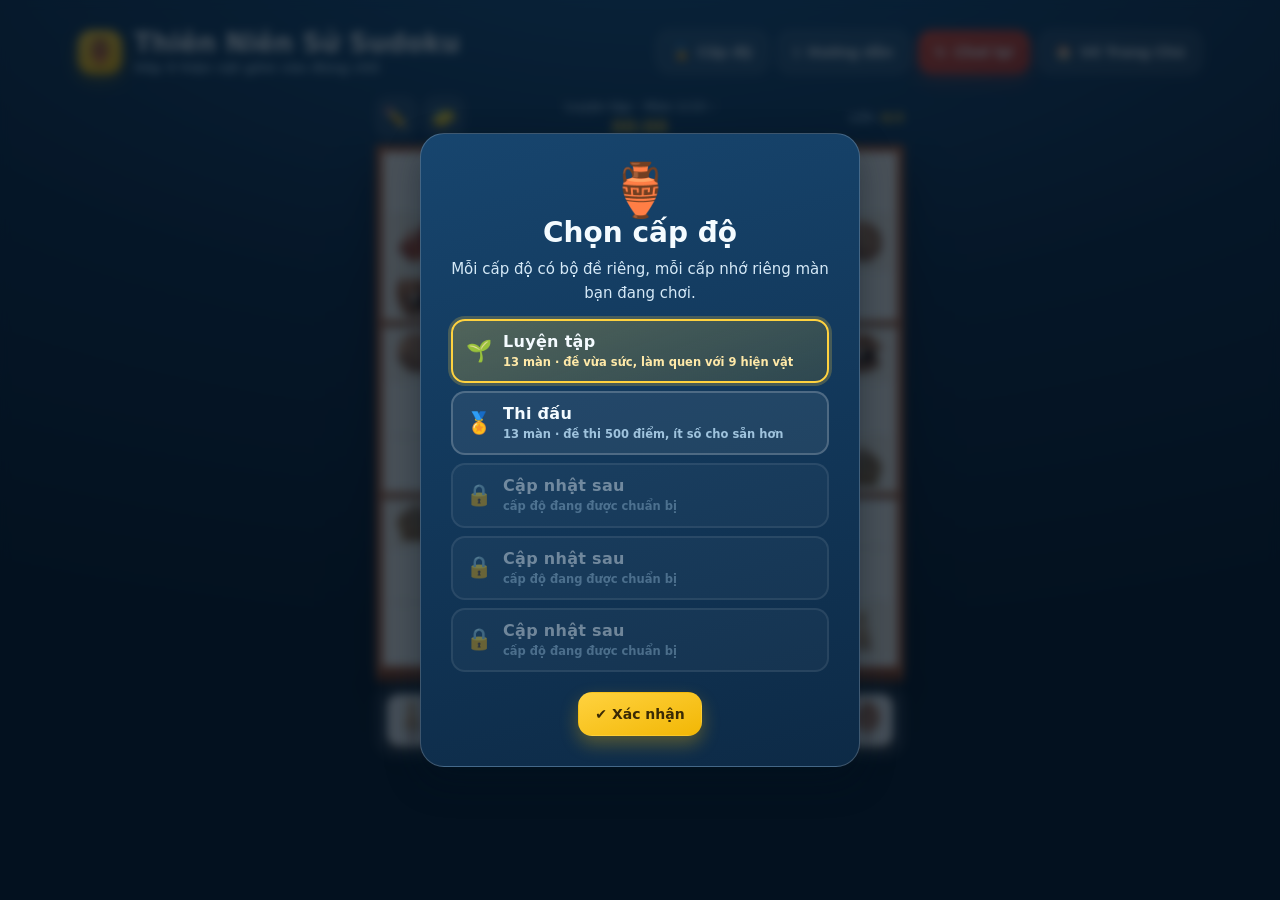
<file: thien-nien-su-sudoku/index.html>
<!doctype html>
<html lang="vi">
<head>
<meta charset="utf-8">
<meta name="viewport" content="width=device-width,initial-scale=1,viewport-fit=cover">
<title>Thiên Niên Sử Sudoku — Thăng Long 26</title>
<meta name="description" content="Sudoku 9x9 với 9 hiện vật gốm Thăng Long thay cho các chữ số.">
<link rel="icon" href="data:image/svg+xml,%3Csvg xmlns='http://www.w3.org/2000/svg' viewBox='0 0 100 100'%3E%3Ctext y='.9em' font-size='90'%3E%F0%9F%8F%BA%3C/text%3E%3C/svg%3E">
<link rel="stylesheet" href="../assets/shell.css">
<style>
:root{
  --clay:#b05c33;
  --clay-lo:#7a3a1c;
  --clay-hi:#d18b58;
  --paper-1:#fdfaf5;
  --line:#e2d5c2;
}

/* ===================== Bàn cờ ===================== */
.boardwrap{ display:flex; justify-content:center; }
.boardcol{
  --bw: max(250px, min(100%, 528px, calc(100dvh - 324px)));
  width:var(--bw);
  max-width:100%;
  margin:0 auto;
}
.board{
  position:relative;
  width:100%;
  aspect-ratio:1/1;
  background:var(--paper-1);
  border-radius:0;
  padding:7px;
  background-clip:padding-box;
  border:7px solid var(--clay);
  box-shadow:
    0 9px 0 var(--clay-lo),
    0 20px 34px rgba(4,10,18,.55),
    inset 0 0 0 2px rgba(255,255,255,.55);
  touch-action:manipulation;
  user-select:none;
  -webkit-user-select:none;
}
.grid{
  position:relative;
  width:100%; height:100%;
  display:grid;
  grid-template-columns:repeat(9,minmax(0,1fr));
  grid-template-rows:repeat(9,minmax(0,1fr));
  background:var(--paper-1);
  border-radius:0;
  overflow:hidden;
}
.cell{
  position:relative;
  display:grid; place-items:center;
  border-right:1px solid var(--line);
  border-bottom:1px solid var(--line);
  cursor:pointer;
  background:var(--paper-1);
  transition:background .12s ease;
}
.cell:nth-child(9n){ border-right:0 }
.cell:nth-child(n+73){ border-bottom:0 }

/* ô đề bài: nền ngà nhạt để phân biệt với ô người chơi điền */
.cell.given{ background:#f6efe3 }

/* yc 4: hàng, cột và khu 3x3 của ô đang chọn được làm mờ */
.cell.peer{ background:#efe4d3 }
.cell.given.peer{ background:#eadcc6 }
/* yc 6: các ô cùng giá trị cũng sáng lên */
.cell.same{ background:#ffdfae }
/* yc 5: ô đang chọn sáng nhất */
.cell.sel{ background:#fff3cd; box-shadow:inset 0 0 0 3px #e5a53a; z-index:2 }
/* yc 13: điền sai thì viền đỏ */
.cell.wrong{ box-shadow:inset 0 0 0 3px #d93025; z-index:3 }
.cell.sel.wrong{ box-shadow:inset 0 0 0 3px #d93025, inset 0 0 0 6px rgba(229,165,58,.5) }

.cell img.big{
  position:absolute;
  left:50%; top:50%;
  width:76%; height:76%;
  transform:translate(-50%,-50%);
  object-fit:contain;
  pointer-events:none;
  animation:drop .22s cubic-bezier(.3,1.4,.5,1);
}
@keyframes drop{
  from{ transform:translate(-50%,-50%) scale(.5); opacity:0 }
  to{ transform:translate(-50%,-50%) scale(1); opacity:1 }
}
.cell.wrong img.big{ opacity:.72; filter:grayscale(.35) }

/* yc 12: ghi chú nhỏ quanh mép, chừa trống vùng giữa */
.note{
  position:absolute;
  width:26%; height:26%;
  object-fit:contain;
  transform:translate(-50%,-50%);
  opacity:.8;
  pointer-events:none;
}

/* yc 3: vạch phân khu 3x3 dày hơn, có khối nổi */
.sep{ position:absolute; pointer-events:none; z-index:4; border-radius:3px }
.sep.v{
  top:-1px; bottom:-1px; width:6px; margin-left:-3px;
  background:linear-gradient(90deg,var(--clay-hi),var(--clay) 45%,var(--clay-lo));
  box-shadow:1px 0 3px rgba(60,28,10,.45), inset 1px 0 0 rgba(255,229,205,.5);
}
.sep.h{
  left:-1px; right:-1px; height:6px; margin-top:-3px;
  background:linear-gradient(180deg,var(--clay-hi),var(--clay) 45%,var(--clay-lo));
  box-shadow:0 1px 3px rgba(60,28,10,.45), inset 0 1px 0 rgba(255,229,205,.5);
}

/* ===================== Hàng công cụ trên bàn cờ ===================== */
.bhud{
  display:flex; align-items:center; gap:10px;
  margin:10px 0 8px;
}
.bhud .side{ flex:1 1 0; display:flex; gap:8px; align-items:center; min-width:0 }
.bhud .side.right{ justify-content:flex-end }
.bhud .mid{ display:flex; flex-direction:column; align-items:center; gap:1px; flex:none }
.clock{
  font-size:17px; font-weight:900; color:var(--accent);
  font-variant-numeric:tabular-nums; letter-spacing:.5px; white-space:nowrap;
}
/* yc 1: đang ở cấp độ nào, màn thứ mấy trên tổng số màn của cấp đó.
   yc 2: bấm vào là mở bảng chọn màn, nên nó là cái nút. */
.lvlnow{
  appearance:none;
  font-family:inherit;
  font-size:11.5px; font-weight:800; color:var(--muted);
  white-space:nowrap; letter-spacing:.2px;
  background:none; border:0; padding:2px 4px; margin:0;
  border-radius:8px; cursor:pointer;
  transition:color .18s ease, background .18s ease;
}
.lvlnow:hover{ color:var(--paper); background:rgba(255,255,255,.10) }
.lvlnow:focus-visible{ outline:3px solid var(--accent); outline-offset:1px }
.lvlnow .caret{ font-size:9px; opacity:.8 }
.errs{ font-size:13px; font-weight:800; color:var(--muted); white-space:nowrap }
.errs b{ color:var(--accent) }
.errs b.hot{ color:#ff6a5c }
.iconbtn{
  width:40px; height:40px; flex:none;
  display:grid; place-items:center;
  font-size:19px; line-height:1;
  border:1px solid var(--glass-line);
  background:var(--glass);
  color:var(--paper);
  border-radius:12px;
  cursor:pointer;
  transition:transform .14s ease, box-shadow .18s ease, background .18s ease;
}
.iconbtn:hover{ background:rgba(255,255,255,.18) }
.iconbtn:active{ transform:scale(.94) }
.iconbtn:focus-visible{ outline:3px solid var(--accent); outline-offset:2px }
/* yc 4: bật ghi chú thì cây bút sáng lên */
.iconbtn.on{
  background:linear-gradient(160deg,var(--accent),var(--accent-d));
  border-color:transparent;
  box-shadow:0 0 0 3px rgba(255,210,63,.30), 0 0 16px rgba(255,210,63,.55);
}

/* ===================== Dải mảnh ghép ===================== */
.tray{ padding:10px; margin:10px 0 0; width:100% }
.picker{ display:grid; grid-template-columns:repeat(9,minmax(0,1fr)); gap:5px }
.pick{
  position:relative;
  appearance:none;
  border:1px solid var(--glass-line);
  background:rgba(255,255,255,.94);
  border-radius:12px;
  padding:5px 2px 13px;
  cursor:pointer;
  display:grid; place-items:center;
  aspect-ratio:1/1;
  min-width:0;
  transition:transform .14s ease, box-shadow .18s ease, opacity .2s ease;
  box-shadow:0 3px 0 rgba(120,70,35,.5);
}
.pick img{ width:100%; height:100%; min-width:0; min-height:0; object-fit:contain; pointer-events:none }
.pick .left{
  position:absolute; left:0; right:0; bottom:2px;
  font-size:11px; font-weight:900; color:#7a3a1c; line-height:1;
}
.pick:hover{ transform:translateY(-2px) }
.pick:active{ transform:translateY(1px); box-shadow:0 1px 0 rgba(120,70,35,.5) }
.pick.sel{ box-shadow:0 0 0 3px var(--accent), 0 3px 0 rgba(120,70,35,.5) }
.pick.done{ opacity:.3; pointer-events:none }

/* ===================== Bảng chọn màn ===================== */
/* yc 2: đánh số 1..hết theo thứ tự thêm vào, màn nào cũng bấm được */
.lvlgrid{
  display:grid;
  grid-template-columns:repeat(5,minmax(0,1fr));
  gap:7px;
  margin:14px 0 4px;
}
.lvlbtn{
  position:relative;
  appearance:none; cursor:pointer;
  aspect-ratio:1/1;
  display:grid; place-items:center;
  border-radius:12px;
  border:2px solid var(--glass-line);
  background:rgba(255,255,255,.07);
  color:var(--paper);
  font-family:inherit; font-size:15px; font-weight:900;
  transition:transform .14s ease, border-color .2s ease, background .2s ease;
}
.lvlbtn:hover{ transform:translateY(-2px); background:rgba(255,255,255,.14) }
.lvlbtn:focus-visible{ outline:3px solid var(--accent); outline-offset:2px }
/* màn đã giải xong trong phiên này */
.lvlbtn.done{ border-color:rgba(126,227,160,.7); color:#bff3d2 }
.lvlbtn.done::after{
  content:'✓';
  position:absolute; right:3px; top:1px;
  font-size:9px; color:#7ee3a0;
}
/* màn đang chơi */
.lvlbtn.now{
  border-color:var(--accent);
  background:linear-gradient(160deg,rgba(255,210,63,.30),rgba(242,183,5,.14));
  box-shadow:0 0 0 3px rgba(255,210,63,.22);
  color:#fff3cd;
}

/* ===================== Bảng chọn cấp độ ===================== */
/* yc 1: mỗi cấp độ một dòng; ba dòng cuối còn trống nên chỉ để nhìn */
.tiers{ display:grid; gap:8px; margin:14px 0 4px }
.tieropt{
  appearance:none; cursor:pointer;
  display:flex; align-items:center; gap:11px;
  padding:11px 13px;
  border-radius:14px;
  border:2px solid var(--glass-line);
  background:rgba(255,255,255,.07);
  color:var(--paper);
  font-family:inherit;
  text-align:left;
  transition:transform .16s ease, border-color .2s ease, background .2s ease;
}
.tieropt .ic{ font-size:21px; line-height:1; flex:none }
.tieropt .tx{ min-width:0 }
.tieropt .n{ display:block; font-size:16px; font-weight:900; letter-spacing:.3px }
.tieropt .d{ display:block; margin-top:3px; font-size:11.5px; font-weight:700; color:var(--muted); line-height:1.4 }
.tieropt:hover{ transform:translateY(-2px); background:rgba(255,255,255,.13) }
.tieropt:focus-visible{ outline:3px solid var(--accent); outline-offset:2px }
.tieropt[aria-checked="true"]{
  border-color:var(--accent);
  background:linear-gradient(160deg,rgba(255,210,63,.26),rgba(242,183,5,.12));
  box-shadow:0 0 0 3px rgba(255,210,63,.22);
}
.tieropt[aria-checked="true"] .d{ color:#ffe9a8 }
.tieropt.soon{ cursor:not-allowed; opacity:.42 }
.tieropt.soon:hover{ transform:none; background:rgba(255,255,255,.07) }

.help-list{ text-align:left; margin:14px 0 0; padding-left:20px; color:#d5e9f7; font-size:14px; line-height:1.7 }
.help-list li{ margin-bottom:6px }
.help-list b{ color:var(--accent) }
.trophy{ font-size:52px; line-height:1; animation:pop .6s cubic-bezier(.3,1.5,.5,1) both }
@keyframes pop{ from{ transform:scale(.3) rotate(-20deg); opacity:0 } to{ transform:none; opacity:1 } }
.confetti{ position:fixed; inset:0; pointer-events:none; z-index:85; overflow:hidden }
.cf{ position:absolute; width:9px; height:14px; border-radius:2px; animation:fall linear forwards }
@keyframes fall{ 0%{ transform:translateY(-30px) rotate(0); opacity:1 } 100%{ transform:translateY(105vh) rotate(720deg); opacity:.9 } }

.hud .k-short{ display:none }
@media (max-width:700px){
  .topbar .lbl{ display:none }
  .topbar .btn{ padding:0 13px }
  .brand-text p{ display:none }
  .hud .stat{ padding:7px 8px; font-size:12px }
  .hud .k-long{ display:none }
  .hud .k-short{ display:inline }
  .picker{ grid-template-columns:repeat(5,minmax(0,1fr)) }
  .pick{ padding:4px 2px 12px }
}
</style>
</head>
<body>
<div class="wrap">

  <header class="topbar">
    <div class="brand">
      <div class="brand-mark">🏺</div>
      <div class="brand-text">
        <h1>Thiên Niên Sử Sudoku</h1>
        <p>Xếp 9 hiện vật gốm vào đúng chỗ</p>
      </div>
    </div>
    <div class="actions">
      <button class="btn" id="btnTier" type="button" aria-label="Chọn cấp độ"><span class="ico">🏅</span><span class="lbl">Cấp độ</span></button>
      <button class="btn" id="btnHelp" type="button" aria-label="Hướng dẫn"><span class="ico">ℹ️</span><span class="lbl">Hướng dẫn</span></button>
      <button class="btn btn-danger" id="btnReset" type="button" aria-label="Chơi lại màn"><span class="ico">↻</span><span class="lbl">Chơi lại</span></button>
      <a class="btn" href="../index.html" aria-label="Về Trang Chủ"><span class="ico">🏠</span><span class="lbl">Về Trang Chủ</span></a>
    </div>
  </header>

  <div class="boardcol">

    <!-- yc 4 + 5: bút & tẩy bên trái, thời gian ở giữa, số lỗi bên phải -->
    <div class="bhud">
      <div class="side left">
        <button class="iconbtn" id="btnNote" type="button" aria-pressed="false"
                aria-label="Chế độ ghi chú" title="Ghi chú">✏️</button>
        <button class="iconbtn" id="btnErase" type="button"
                aria-label="Xóa ô" title="Xóa ô">🧽</button>
      </div>
      <div class="mid">
        <button class="lvlnow" id="statLevel" type="button"
                aria-label="Chọn màn chơi">Luyện tập · Màn 1/13 <span class="caret">▾</span></button>
        <div class="clock" id="statTime">00:00</div>
      </div>
      <div class="side right">
        <span class="errs">Lỗi: <b id="statErr">0/3</b></span>
      </div>
    </div>

    <div class="board">
      <div class="grid" id="grid"></div>
      <div class="sep v" style="left:33.333%"></div>
      <div class="sep v" style="left:66.667%"></div>
      <div class="sep h" style="top:33.333%"></div>
      <div class="sep h" style="top:66.667%"></div>
    </div>

    <div class="panel tray">
      <div class="picker" id="picker"></div>
    </div>

  </div>

</div>

<div class="toast-host" id="toasts" aria-live="polite"></div>

<!-- Hoàn thành một màn -->
<div class="modal-back" id="winBack" role="dialog" aria-modal="true" aria-labelledby="winTitle">
  <div class="modal">
    <div class="trophy">🏆</div>
    <h2 id="winTitle">Hoàn thành Màn 1!</h2>
    <p id="winMsg">Bạn đã xếp đủ 81 hiện vật vào đúng vị trí.</p>
    <p id="winStats" style="color:var(--accent);font-weight:800"></p>
    <div class="modal-actions" id="winActions"></div>
  </div>
</div>

<!-- Sai 3 lần -->
<div class="modal-back" id="failBack" role="dialog" aria-modal="true" aria-labelledby="failTitle">
  <div class="modal">
    <div class="trophy">💔</div>
    <h2 id="failTitle">Đã sai 3 lần</h2>
    <p>Màn chơi sẽ được đặt lại từ đầu. Cố lên nhé!</p>
    <div class="modal-actions">
      <button class="btn btn-primary" id="failRetry" type="button">↻ Chơi lại màn này</button>
      <button class="btn" id="failPick" type="button">📋 Chọn màn khác</button>
      <a class="btn" href="../index.html">🏠 Về Trang Chủ</a>
    </div>
  </div>
</div>

<!-- yc 2 + 3: chọn màn, chơi lại màn này hoặc sang màn kế tiếp -->
<div class="modal-back" id="lvlBack" role="dialog" aria-modal="true" aria-labelledby="lvlTitle">
  <div class="modal">
    <h2 id="lvlTitle">Chọn màn</h2>
    <p>Màn nào cũng chơi được, không cần mở khoá. Dấu ✓ là màn đã giải xong.</p>
    <div class="lvlgrid" id="lvlGrid"></div>
    <div class="modal-actions">
      <button class="btn btn-primary" id="lvlReplay" type="button">↻ Chơi lại màn này</button>
      <button class="btn" id="lvlNext" type="button">▶ Màn kế tiếp</button>
      <button class="btn" id="lvlClose" type="button">Đóng</button>
    </div>
  </div>
</div>

<!-- yc 1: chọn cấp độ chơi -->
<div class="modal-back" id="tierBack" role="dialog" aria-modal="true" aria-labelledby="tierTitle">
  <div class="modal">
    <div class="trophy">🏺</div>
    <h2 id="tierTitle">Chọn cấp độ</h2>
    <p>Mỗi cấp độ có bộ đề riêng, mỗi cấp nhớ riêng màn bạn đang chơi.</p>
    <div class="tiers" id="tiers" role="radiogroup" aria-label="Cấp độ chơi"></div>
    <div class="modal-actions">
      <button class="btn btn-primary" id="tierOk" type="button">✔ Xác nhận</button>
      <button class="btn" id="tierCancel" type="button">Đóng</button>
    </div>
  </div>
</div>

<!-- Hướng dẫn -->
<div class="modal-back" id="helpBack" role="dialog" aria-modal="true" aria-labelledby="helpTitle">
  <div class="modal">
    <h2 id="helpTitle">Hướng dẫn</h2>
    <ol class="help-list">
      <li>Mỗi <b>hàng</b>, mỗi <b>cột</b> và mỗi <b>khu 3×3</b> phải có đủ 9 hiện vật, không trùng nhau.</li>
      <li>Chạm vào một ô trống, rồi chạm vào hiện vật ở dải bên dưới để điền.</li>
      <li>Chạm vào ô đã điền: ô đó và <b>mọi ô cùng hiện vật</b> sẽ sáng lên.</li>
      <li>Bật <b>Ghi chú</b> để điền nháp — hiện vật sẽ thu nhỏ nằm quanh mép ô.</li>
      <li>Điền sai thì ô <b>viền đỏ</b>; dùng nút <b>Xóa ô</b> để bỏ đi.</li>
      <li>Sai <b>3 lần</b> thì màn chơi được đặt lại từ đầu.</li>
      <li>Bấm vào dòng <b>cấp độ · Màn x/y</b> ở trên bàn cờ để <b>chọn màn</b>,
          <b>chơi lại màn này</b> hoặc <b>sang màn kế tiếp</b>.</li>
      <li>Nút <b>Cấp độ</b> ở hàng trên để đổi giữa <b>Luyện tập</b> và <b>Thi đấu</b>; mỗi cấp độ nhớ riêng màn bạn đang chơi.</li>
    </ol>
    <div class="modal-actions">
      <button class="btn btn-primary" id="helpClose" type="button">Đã hiểu</button>
    </div>
  </div>
</div>

<script>
(function () {
  "use strict";

  /* ==================================================================
     1. DỮ LIỆU MÀN CHƠI
     Mỗi cấp độ (tier) có bộ đề riêng; màn được đánh số 1..hết theo đúng thứ
     tự khai báo ở đây và chọn màn nào chơi trước cũng được (yc 2).
       - Luyện tập: 13 màn — 3 màn đầu đọc từ ảnh `Màn 1/2/3.jpg`, 10 màn sau
                    đọc từ các ảnh trong `Cấp luyện tập/` (bản 300 điểm).
       - Thi đấu:  13 màn, đề đọc từ các ảnh trong `Cấp thi đấu/`
                   (14 ảnh nhưng có 1 ảnh trùng đề nên chỉ còn 13 màn).
     Cả 26 đề đều đã kiểm bằng thuật toán quay lui: có lời giải, lời giải là
     DUY NHẤT, và không đề nào trùng đề nào.
     Ba dòng cấp độ cuối để trống (`soon`), chờ cập nhật sau.
     ================================================================== */
  var TIERS = [
    {
      name: 'Luyện tập', icon: '🌱',
      desc: 'đề vừa sức, làm quen với 9 hiện vật',
      levels: [
        { puzzle: "008009460700564038600138200879002306034607520050003874421000050087300000060200701",
          solution: "318729465792564138645138297879452316134687529256913874421876953587391642963245781" },
        { puzzle: "207090001010060050056021803032850000674002018000100340501043007369500120748209000",
          solution: "287395461413768259956421873132854796674932518895176342521643987369587124748219635" },
        { puzzle: "060071020940628005070093104000840050420307091035100240050706483007900512010280006",
          solution: "563471829941628735872593164196842357428357691735169248259716483687934512314285976" },
        { puzzle: "075000048000790006206430000547000900610049572000570000003017694009003107021904835",
          solution: "975621348134798256286435719547182963618349572392576481853217694469853127721964835" },
        { puzzle: "007100062000604015002507040305460008040059307908300406206000574504780230710200000",
          solution: "457138962839624715162597843375462198641859327928371456286913574594786231713245689" },
        { puzzle: "034760000000001260106080005840130700200496500060000109050923004692804350013007980",
          solution: "534762891987541263126389475849135726271496538365278149758923614692814357413657982" },
        { puzzle: "080100027007000000603857149976000380051408006042603750768000410039001562200064900",
          solution: "584139627197246835623857149976512384351478296842693751768925413439781562215364978" },
        { puzzle: "010090700800176059007583026206930000573601000149025000024300600358060004060400873",
          solution: "615294738832176459497583126286937541573641982149825367724318695358769214961452873" },
        { puzzle: "003175926761940358590803007028400069050200030430080200680004000000001405204758600",
          solution: "843175926761942358592863147128437569957216834436589271685394712379621485214758693" },
        { puzzle: "092000130800305904534009006070021600415863270603000801300087090109050067207036500",
          solution: "792648135861375924534219786978521643415863279623794851356187492189452367247936518" },
        { puzzle: "053768194006249573000000208075400006604900080031806000007084602510092430400301800",
          solution: "253768194186249573749135268875413926624957381931826745397584612518692437462371859" },
        { puzzle: "005120607306075008724306519592000041001500390430090705007000180000852074000003056",
          solution: "985124637316975428724386519592637841671548392438291765257469183163852974849713256" },
        { puzzle: "000419020400650008900020430813204650549008300006105004130506080700300265058072003",
          solution: "387419526421653978965827431813294657549768312276135894132546789794381265658972143" }
      ]
    },
    {
      name: 'Thi đấu', icon: '🏅',
      desc: 'đề thi 500 điểm, ít số cho sẵn hơn',
      levels: [
        { puzzle: "010200089000600030840731506690040070030016050200070010700060198184920000005080007",
          solution: "316254789572698431849731526691542873437816952258379614723465198184927365965183247" },
        { puzzle: "002000376008937540003420900307010260091060000060700000000150604020640780406073190",
          solution: "942581376618937542573426918357814269891362457264795831739158624125649783486273195" },
        { puzzle: "080207109500010760020000540046390080095126403003740906971000805000000090050070604",
          solution: "684257139539814762127639548746395281895126473213748956971463825462581397358972614" },
        { puzzle: "790124000600830090200097040040372900020010600100400320061503070070060038402709506",
          solution: "793124865614835792258697143546372981327918654189456327861543279975261438432789516" },
        { puzzle: "300570010104680570907240680003000006710408030495000120000007300030060007601300094",
          solution: "368579412124683579957241683283915746716428935495736128542897361839164257671352894" },
        { puzzle: "000670542004095306005000810012800004050342700407001603040010038060704005000200067",
          solution: "193678542824195376675423819312867954956342781487951623749516238268734195531289467" },
        { puzzle: "609400000140930560008010400400000000070006008010397000301059000082004935954283017",
          solution: "629475381147938562538612479496821753273546198815397246361759824782164935954283617" },
        { puzzle: "700140000000900007000002184407260008986307000001098763609500071014000000503816240",
          solution: "768143925142985637395672184437261598986357412251498763629534871814729356573816249" },
        { puzzle: "100903528682000000000201004001520049046070050900040100050800070260030891418600030",
          solution: "174963528682754913593281764731528649846179352925346187359812476267435891418697235" },
        { puzzle: "860013900100205703250890041030900800928070560000000019504036090782049000090020007",
          solution: "867413925149265783253897641631954872928371564475682319514736298782549136396128457" },
        { puzzle: "104030682070008100803219005009004500280650074050700008040920830010300000000070469",
          solution: "194537682572468193863219745739184526281653974456792318647925831918346257325871469" },
        { puzzle: "085106070106205004927380000060007049090540000754000800000400735300058010072030008",
          solution: "485196273136275984927384156263817549891542367754963821618429735349758612572631498" },
        { puzzle: "000200395170043000290050704040007021907006000300502047702084109009005000460000003",
          solution: "684271395175943286293658714546837921927416538318592647752384169839165472461729853" }
      ]
    },
    { name: 'Cập nhật sau', icon: '🔒', desc: 'cấp độ đang được chuẩn bị', soon: true },
    { name: 'Cập nhật sau', icon: '🔒', desc: 'cấp độ đang được chuẩn bị', soon: true },
    { name: 'Cập nhật sau', icon: '🔒', desc: 'cấp độ đang được chuẩn bị', soon: true }
  ];
  var MAX_ERR = 3;

  // Thư mục ảnh: tự suy ra từ địa chỉ trang để chạy đúng ở cả ba dạng
  //   /thien-nien-su-sudoku/            (có dấu / cuối)
  //   /thien-nien-su-sudoku             (Vercel cleanUrls, không có dấu /)
  //   .../thien-nien-su-sudoku/index.html   (mở thẳng bằng file://)
  var IMG = (function () {
    var b = location.pathname.replace(/[^\/]*\.[^\/]*$/, '');
    if (b.charAt(b.length - 1) !== '/') b += '/';
    return b + 'img/';
  })();

  // yc 12: vị trí ghi chú quanh mép ô, tính theo % (trái, trên).
  // Vùng giữa ô luôn để trống cho hiện vật điền thật.
  var NOTE_POS = {
    1: [15, 15],   // góc trên bên trái
    2: [15, 38],   // ở giữa bên trái (phía trên)
    3: [85, 15],   // góc trên bên phải
    4: [85, 38],   // ở giữa bên phải
    5: [85, 85],   // góc dưới bên phải
    6: [50, 85],   // ở giữa bên dưới
    7: [15, 85],   // góc dưới bên trái
    8: [15, 62],   // ở giữa bên trái (phía dưới)
    9: [50, 15]    // ở giữa bên trên
  };

  /* ==================================================================
     2. TRẠNG THÁI
     ================================================================== */
  var els = {}, cells = [], picks = [];
  var tierOpts = [], lvlOpts = [];
  var tier = 0;                  // cấp độ đang chơi (chỉ số trong TIERS)
  var pickTier = 0;              // cấp độ đang chọn trong bảng chọn
  var started = false;           // đã xác nhận cấp độ lần đầu chưa
  var progress = [];             // mỗi cấp độ nhớ riêng màn đang chơi
  var solved = [];               // màn nào đã giải xong trong phiên này
  for (var t0 = 0; t0 < TIERS.length; t0++) { progress.push(0); solved.push({}); }
  var level = 0;                 // chỉ số màn đang chơi trong cấp độ
  var given = [], value = [], notes = [], solution = [];
  var selected = -1, pickValue = 0, noteMode = false;
  var errors = 0, done = false;
  var timer = { t0: 0, elapsed: 0, running: false, id: null };

  function levels() { return TIERS[tier].levels; }
  function nLevels() { return levels().length; }

  function idx(r, c) { return r * 9 + c; }
  function rowOf(i) { return (i / 9) | 0; }
  function colOf(i) { return i % 9; }
  function boxOf(i) { return ((rowOf(i) / 3) | 0) * 3 + ((colOf(i) / 3) | 0); }

  /* ==================================================================
     3. DỰNG GIAO DIỆN
     ================================================================== */
  function build() {
    els.grid.innerHTML = '';
    cells = [];
    for (var i = 0; i < 81; i++) {
      var d = document.createElement('div');
      d.className = 'cell';
      d.dataset.i = i;
      d.setAttribute('role', 'gridcell');
      els.grid.appendChild(d);
      cells.push(d);
    }
    els.picker.innerHTML = '';
    picks = [];
    for (var v = 1; v <= 9; v++) {
      var b = document.createElement('button');
      b.className = 'pick';
      b.type = 'button';
      b.dataset.v = v;
      b.setAttribute('aria-label', 'Hiện vật ' + v);
      b.innerHTML = '<img src="' + IMG + v + '.png" alt="Hiện vật ' + v + '">' +
                    '<span class="left">9</span>';
      els.picker.appendChild(b);
      picks.push(b);
    }
  }

  /* ==================================================================
     3b. BẢNG CHỌN CẤP ĐỘ  (yc 1)
     ================================================================== */
  function buildTiers() {
    els.tiers.innerHTML = '';
    tierOpts = [];
    for (var i = 0; i < TIERS.length; i++) {
      var t = TIERS[i];
      var b = document.createElement('button');
      b.type = 'button';
      b.className = 'tieropt' + (t.soon ? ' soon' : '');
      b.setAttribute('role', 'radio');
      b.setAttribute('aria-checked', 'false');
      b.dataset.i = i;
      if (t.soon) { b.disabled = true; b.setAttribute('aria-disabled', 'true'); }
      b.innerHTML = '<span class="ic">' + t.icon + '</span><span class="tx">' +
                    '<span class="n">' + t.name + '</span>' +
                    '<span class="d">' +
                      (t.soon ? t.desc : t.levels.length + ' màn · ' + t.desc) +
                    '</span></span>';
      els.tiers.appendChild(b);
      tierOpts.push(b);
    }
  }

  function markTier(i) {
    pickTier = i;
    for (var k = 0; k < tierOpts.length; k++) {
      tierOpts[k].setAttribute('aria-checked', k === i ? 'true' : 'false');
    }
  }

  // Lần đầu vào trang thì bắt buộc chọn: không có nút Đóng, không bấm ra ngoài.
  function openTierPicker() {
    markTier(tier);
    els.tierCancel.style.display = started ? '' : 'none';
    openModal(els.tierBack);
  }

  function confirmTier() {
    closeModal(els.tierBack);
    if (started && pickTier === tier) return;   // giữ nguyên ván đang chơi
    tier = pickTier;
    started = true;
    loadLevel(progress[tier]);
    toast('Cấp độ ' + TIERS[tier].name + ' · Màn ' + (level + 1), 'good');
  }

  /* ==================================================================
     3c. BẢNG CHỌN MÀN  (yc 2 + 3)
     Màn được đánh số 1..hết theo đúng thứ tự thêm vào TIERS, chọn màn nào
     cũng được — không phải giải xong màn trước mới mở được màn sau.
     ================================================================== */
  function buildLvlGrid() {
    els.lvlGrid.innerHTML = '';
    lvlOpts = [];
    for (var i = 0; i < nLevels(); i++) {
      var b = document.createElement('button');
      b.type = 'button';
      b.className = 'lvlbtn';
      b.dataset.i = i;
      b.textContent = i + 1;
      b.setAttribute('aria-label', 'Màn ' + (i + 1));
      els.lvlGrid.appendChild(b);
      lvlOpts.push(b);
    }
    for (var k = 0; k < lvlOpts.length; k++) {
      lvlOpts[k].classList.toggle('now', k === level);
      lvlOpts[k].classList.toggle('done', !!solved[tier][k]);
      if (k === level) lvlOpts[k].setAttribute('aria-current', 'true');
    }
  }

  function openLvlPicker() {
    els.lvlTitle.textContent = 'Chọn màn — ' + TIERS[tier].name;
    buildLvlGrid();
    els.lvlNext.disabled = (level >= nLevels() - 1);
    els.lvlReplay.textContent = '↻ Chơi lại Màn ' + (level + 1);
    openModal(els.lvlBack);
  }

  // yc 3: đi tới một màn bất kỳ — dùng cho cả chọn số, chơi lại, màn kế tiếp
  function goLevel(n) {
    if (n < 0 || n > nLevels() - 1) return;
    closeModal(els.lvlBack);
    closeModal(els.winBack);
    closeModal(els.failBack);
    loadLevel(n);
    toast(TIERS[tier].name + ' · Màn ' + (n + 1), 'good');
  }

  /* ==================================================================
     4. NẠP MÀN
     ================================================================== */
  function loadLevel(n) {
    level = n;
    progress[tier] = n;          // đổi cấp độ rồi quay lại thì về đúng màn này
    var L = levels()[n];
    given = []; value = []; notes = []; solution = [];
    for (var i = 0; i < 81; i++) {
      var g = +L.puzzle[i];
      given.push(g !== 0);
      value.push(g);
      notes.push({});
      solution.push(+L.solution[i]);
    }
    selected = -1; pickValue = 0; errors = 0; done = false;
    noteMode = false;
    resetTimer();
    closeModal(els.winBack); closeModal(els.failBack);
    renderAll();
  }

  function resetLevel() {
    loadLevel(level);
    toast('Màn ' + (level + 1) + ' đã được đặt lại', 'bad');
  }

  /* ==================================================================
     5. VẼ
     ================================================================== */
  function isWrong(i) { return !given[i] && value[i] !== 0 && value[i] !== solution[i]; }

  function renderCell(i) {
    var d = cells[i], v = value[i], html = '';
    if (v) {
      html = '<img class="big" src="' + IMG + v + '.png" alt="Hiện vật ' + v + '">';
    } else {
      for (var k in notes[i]) {
        if (!notes[i][k]) continue;
        var p = NOTE_POS[k];
        html += '<img class="note" src="' + IMG + k + '.png" alt="" ' +
                'style="left:' + p[0] + '%;top:' + p[1] + '%">';
      }
    }
    d.innerHTML = html;
    d.classList.toggle('given', given[i]);
    d.classList.toggle('wrong', isWrong(i));
  }

  function renderHighlight() {
    var sr = selected >= 0 ? rowOf(selected) : -1;
    var sc = selected >= 0 ? colOf(selected) : -1;
    var sb = selected >= 0 ? boxOf(selected) : -1;
    var sv = selected >= 0 ? value[selected] : 0;
    for (var i = 0; i < 81; i++) {
      var d = cells[i];
      var peer = selected >= 0 && (rowOf(i) === sr || colOf(i) === sc || boxOf(i) === sb);
      var same = sv !== 0 && value[i] === sv && i !== selected;
      d.classList.toggle('peer', peer && i !== selected);
      d.classList.toggle('same', same);
      d.classList.toggle('sel', i === selected);
    }
  }

  function renderPicker() {
    var count = [0,0,0,0,0,0,0,0,0,0];
    for (var i = 0; i < 81; i++) {
      // chỉ tính những ô đã điền ĐÚNG
      if (value[i] && value[i] === solution[i]) count[value[i]]++;
    }
    for (var v = 1; v <= 9; v++) {
      var left = 9 - count[v];
      picks[v - 1].querySelector('.left').textContent = left;
      picks[v - 1].classList.toggle('done', left === 0);
      picks[v - 1].classList.toggle('sel', pickValue === v);
    }
  }

  function renderHud() {
    els.statLevel.innerHTML = TIERS[tier].name + ' · Màn ' + (level + 1) + '/' + nLevels() +
                              ' <span class="caret">▾</span>';
    els.statErr.textContent = errors + '/' + MAX_ERR;
    els.statErr.classList.toggle('hot', errors > 0);
    els.btnNote.classList.toggle('on', noteMode);
    els.btnNote.setAttribute('aria-pressed', noteMode ? 'true' : 'false');
  }

  function renderAll() {
    for (var i = 0; i < 81; i++) renderCell(i);
    renderHighlight(); renderPicker(); renderHud();
  }

  /* ==================================================================
     6. THAO TÁC
     ================================================================== */
  function selectCell(i) {
    if (done) return;
    startTimer();
    selected = i;
    renderHighlight();
  }

  function place(v) {
    if (done || selected < 0) return;
    var i = selected;
    if (given[i]) { toast('Ô này là đề bài, không sửa được', 'bad'); return; }
    startTimer();

    if (noteMode) {
      if (value[i]) return;                       // ô đã điền thật thì không ghi chú
      notes[i][v] = !notes[i][v];
      renderCell(i); renderHighlight();
      return;
    }

    if (value[i] === v) return;                   // điền lại đúng thứ đang có
    value[i] = v;
    notes[i] = {};
    renderCell(i);

    if (v !== solution[i]) {
      errors++;
      renderHud();
      toast('Sai rồi! Còn ' + (MAX_ERR - errors) + ' lần', 'bad');
      if (errors >= MAX_ERR) { openModal(els.failBack); stopTimer(); }
      renderHighlight(); renderPicker();
      return;
    }
    // điền đúng: dọn ghi chú cùng giá trị ở hàng/cột/khu
    clearPeerNotes(i, v);
    renderHighlight(); renderPicker();
    checkWin();
  }

  function clearPeerNotes(i, v) {
    var r = rowOf(i), c = colOf(i), b = boxOf(i);
    for (var j = 0; j < 81; j++) {
      if (j === i || value[j]) continue;
      if (rowOf(j) === r || colOf(j) === c || boxOf(j) === b) {
        if (notes[j][v]) { delete notes[j][v]; renderCell(j); }
      }
    }
  }

  function erase() {
    if (done || selected < 0) return;
    var i = selected;
    if (given[i]) { toast('Ô đề bài không xóa được', 'bad'); return; }
    if (!value[i] && !Object.keys(notes[i]).length) return;
    value[i] = 0; notes[i] = {};
    renderCell(i); renderHighlight(); renderPicker();
  }

  function checkWin() {
    for (var i = 0; i < 81; i++) if (value[i] !== solution[i]) return;
    done = true;
    stopTimer();
    selected = -1;
    renderHighlight();
    confetti();
    var total = nLevels();
    var last = (level === total - 1);
    var justDone = level;                 // giữ lại số màn vừa xong cho các nút
    solved[tier][justDone] = true;
    els.winTitle.textContent = 'Hoàn thành Màn ' + (justDone + 1) + '!';
    els.winMsg.textContent = last
      ? 'Bạn đã đi hết ' + total + ' màn của cấp độ ' + TIERS[tier].name + '. Xin chúc mừng!'
      : 'Bạn đã xếp đủ 81 hiện vật vào đúng vị trí.';
    els.winStats.textContent = 'Thời gian: ' + fmt(timer.elapsed) + ' · Lỗi: ' + errors + '/' + MAX_ERR;

    // yc 3: xong một màn thì chọn chơi lại chính màn đó, hay sang màn kế tiếp
    els.winActions.innerHTML = '';
    if (!last) {
      winBtn('▶ Sang Màn ' + (justDone + 2), 'btn btn-primary', function () { goLevel(justDone + 1); });
      winBtn('↻ Chơi lại Màn ' + (justDone + 1), 'btn', function () { goLevel(justDone); });
    } else {
      winBtn('↻ Chơi lại Màn ' + (justDone + 1), 'btn btn-primary', function () { goLevel(justDone); });
      winBtn('🏅 Chọn cấp độ khác', 'btn', function () {
        closeModal(els.winBack);
        openTierPicker();
      });
    }
    winBtn('📋 Chọn màn', 'btn', function () {
      closeModal(els.winBack);
      openLvlPicker();
    });
    var home = document.createElement('a');
    home.className = 'btn'; home.href = '../index.html';
    home.textContent = '🏠 Về Trang Chủ';
    els.winActions.appendChild(home);
    openModal(els.winBack);
  }

  function winBtn(label, cls, fn) {
    var b = document.createElement('button');
    b.className = cls; b.type = 'button';
    b.textContent = label;
    b.addEventListener('click', fn);
    els.winActions.appendChild(b);
    return b;
  }

  /* ==================================================================
     7. ĐỒNG HỒ / HIỆU ỨNG / MODAL
     ================================================================== */
  function fmt(ms) {
    var s = Math.floor(ms / 1000), m = Math.floor(s / 60);
    s = s % 60;
    return (m < 10 ? '0' : '') + m + ':' + (s < 10 ? '0' : '') + s;
  }
  function startTimer() {
    if (timer.running || done) return;
    timer.running = true;
    timer.t0 = Date.now() - timer.elapsed;
    timer.id = setInterval(function () {
      timer.elapsed = Date.now() - timer.t0;
      els.statTime.textContent = fmt(timer.elapsed);
    }, 250);
  }
  function stopTimer() {
    timer.running = false;
    if (timer.id) { clearInterval(timer.id); timer.id = null; }
  }
  function resetTimer() { stopTimer(); timer.elapsed = 0; els.statTime.textContent = '00:00'; }

  function toast(msg, kind) {
    var t = document.createElement('div');
    t.className = 'toast ' + (kind || '');
    t.textContent = msg;
    els.toasts.appendChild(t);
    setTimeout(function () {
      t.classList.add('out');
      setTimeout(function () { if (t.parentNode) t.parentNode.removeChild(t); }, 320);
    }, 1800);
  }

  function confetti() {
    var host = document.createElement('div');
    host.className = 'confetti';
    var colors = ['#c4703f', '#e0894f', '#ffd23f', '#8a4a2a', '#ffffff', '#d8552f'];
    for (var i = 0; i < 70; i++) {
      var el = document.createElement('div');
      el.className = 'cf';
      el.style.left = (Math.random() * 100) + '%';
      el.style.background = colors[i % colors.length];
      el.style.animationDuration = (2.2 + Math.random() * 1.8) + 's';
      el.style.animationDelay = (Math.random() * 0.7) + 's';
      host.appendChild(el);
    }
    document.body.appendChild(host);
    setTimeout(function () { if (host.parentNode) host.parentNode.removeChild(host); }, 5200);
  }

  function openModal(m) { m.classList.add('show'); }
  function closeModal(m) { m.classList.remove('show'); }

  /* ==================================================================
     8. KHỞI ĐỘNG
     ================================================================== */
  function init() {
    ['grid', 'picker', 'statTime', 'statLevel', 'statErr', 'toasts',
     'btnHelp', 'btnReset', 'btnNote', 'btnErase', 'btnTier',
     'winBack', 'winTitle', 'winMsg', 'winStats', 'winActions',
     'failBack', 'failRetry', 'failPick', 'helpBack', 'helpClose',
     'tierBack', 'tiers', 'tierOk', 'tierCancel',
     'lvlBack', 'lvlTitle', 'lvlGrid', 'lvlReplay', 'lvlNext', 'lvlClose'].forEach(function (id) {
      els[id] = document.getElementById(id);
    });

    build();
    buildTiers();
    loadLevel(0);
    // yc 1: vào trang là chọn cấp độ trước, mặc định đang ở Luyện tập
    openTierPicker();

    els.grid.addEventListener('click', function (e) {
      var c = e.target.closest('.cell');
      if (!c) return;
      selectCell(+c.dataset.i);
    });

    els.picker.addEventListener('click', function (e) {
      var b = e.target.closest('.pick');
      if (!b) return;
      var v = +b.dataset.v;
      pickValue = v;
      place(v);
      renderPicker();
    });

    els.tiers.addEventListener('click', function (e) {
      var b = e.target.closest('.tieropt');
      if (!b || b.disabled) return;
      markTier(+b.dataset.i);
    });
    els.btnTier.addEventListener('click', openTierPicker);

    // yc 2 + 3: dòng "cấp độ · Màn x/y" là cửa vào bảng chọn màn
    els.statLevel.addEventListener('click', openLvlPicker);
    els.lvlGrid.addEventListener('click', function (e) {
      var b = e.target.closest('.lvlbtn');
      if (b) goLevel(+b.dataset.i);
    });
    els.lvlReplay.addEventListener('click', function () { goLevel(level); });
    els.lvlNext.addEventListener('click', function () { goLevel(level + 1); });
    els.lvlClose.addEventListener('click', function () { closeModal(els.lvlBack); });
    els.lvlBack.addEventListener('click', function (e) {
      if (e.target === els.lvlBack) closeModal(els.lvlBack);
    });
    els.failPick.addEventListener('click', function () {
      closeModal(els.failBack);
      openLvlPicker();
    });
    els.tierOk.addEventListener('click', confirmTier);
    els.tierCancel.addEventListener('click', function () { closeModal(els.tierBack); });
    els.tierBack.addEventListener('click', function (e) {
      if (started && e.target === els.tierBack) closeModal(els.tierBack);
    });

    els.btnNote.addEventListener('click', function () { noteMode = !noteMode; renderHud(); });
    els.btnErase.addEventListener('click', erase);
    els.btnReset.addEventListener('click', resetLevel);
    els.failRetry.addEventListener('click', resetLevel);
    els.btnHelp.addEventListener('click', function () { openModal(els.helpBack); });
    els.helpClose.addEventListener('click', function () { closeModal(els.helpBack); });
    els.helpBack.addEventListener('click', function (e) {
      if (e.target === els.helpBack) closeModal(els.helpBack);
    });

    document.addEventListener('keydown', function (e) {
      if (els.helpBack.classList.contains('show')) { if (e.key === 'Escape') closeModal(els.helpBack); return; }
      if (els.lvlBack.classList.contains('show')) {
        if (e.key === 'Escape') closeModal(els.lvlBack);
        return;
      }
      if (els.tierBack.classList.contains('show')) {
        if (e.key === 'Escape' && started) closeModal(els.tierBack);
        if (e.key === 'Enter') confirmTier();
        return;
      }
      if (done || selected < 0) return;
      if (e.key >= '1' && e.key <= '9') { place(+e.key); renderPicker(); return; }
      if (e.key === 'Backspace' || e.key === 'Delete') { e.preventDefault(); erase(); return; }
      var r = rowOf(selected), c = colOf(selected);
      if (e.key === 'ArrowUp' && r > 0) { e.preventDefault(); selectCell(idx(r - 1, c)); }
      else if (e.key === 'ArrowDown' && r < 8) { e.preventDefault(); selectCell(idx(r + 1, c)); }
      else if (e.key === 'ArrowLeft' && c > 0) { e.preventDefault(); selectCell(idx(r, c - 1)); }
      else if (e.key === 'ArrowRight' && c < 8) { e.preventDefault(); selectCell(idx(r, c + 1)); }
    });

    // API cho kiểm thử tự động
    window.__sudoku = {
      get tier() { return tier; },
      get tierName() { return TIERS[tier].name; },
      get nLevels() { return nLevels(); },
      get progress() { return progress; },
      get solved() { return solved; },
      goLevel: goLevel,
      tiers: function () { return TIERS; },
      setTier: function (i, lv) {
        tier = i; started = true;
        loadLevel(typeof lv === 'number' ? lv : progress[i]);
      },
      get level() { return level; },
      get errors() { return errors; },
      get done() { return done; },
      get value() { return value; },
      get notes() { return notes; },
      get given() { return given; },
      get solution() { return solution; },
      get noteMode() { return noteMode; },
      cells: function () { return cells; },
      select: selectCell,
      place: place,
      erase: erase,
      load: loadLevel,
      reset: resetLevel,
      elapsed: function () { return timer.elapsed; },
      toggleNote: function () { noteMode = !noteMode; renderHud(); }
    };
  }

  if (document.readyState === 'loading') document.addEventListener('DOMContentLoaded', init);
  else init();
})();
</script>
</body>
</html>
</file>
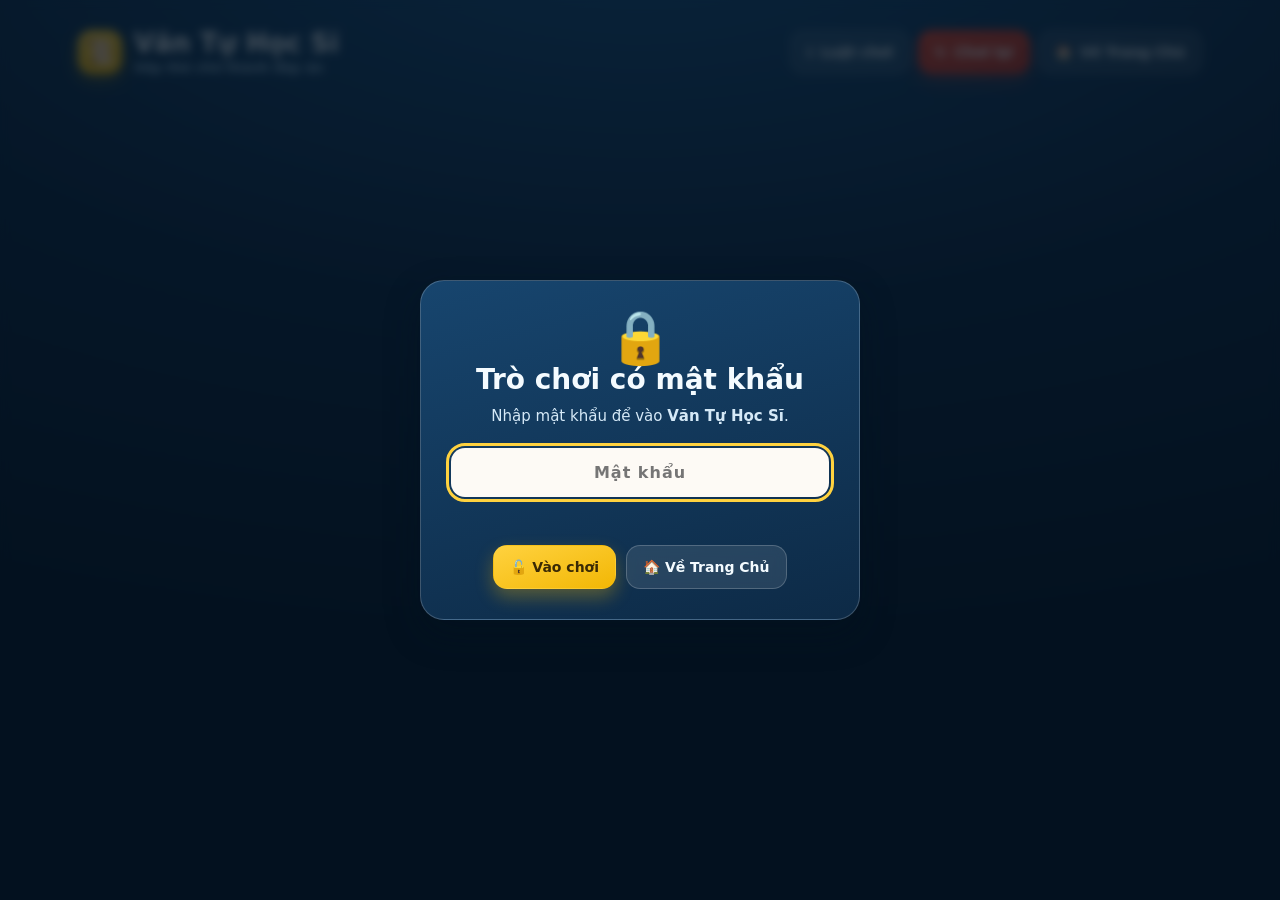
<file: van-tu-hoc-si/index.html>
<!doctype html>
<html lang="vi">
<head>
<meta charset="utf-8">
<meta name="viewport" content="width=device-width,initial-scale=1,viewport-fit=cover">
<title>Văn Tự Học Sĩ — Thăng Long 26</title>
<meta name="description" content="Trò chơi xếp chữ: kéo các thẻ chữ cái vào ô trống để tìm ra đáp án theo dòng gợi ý.">
<link rel="icon" href="data:image/svg+xml,%3Csvg xmlns='http://www.w3.org/2000/svg' viewBox='0 0 100 100'%3E%3Ctext y='.9em' font-size='90'%3E%F0%9F%93%9C%3C/text%3E%3C/svg%3E">
<link rel="stylesheet" href="../assets/shell.css">
<style>
:root{
  --tile-1:#f8f1e2;      /* mặt thẻ gốm ngà */
  --tile-2:#e8d8bd;
  --tile-edge:#b08a5c;
  --ink:#5a2b18;
}

/* ===================== Dòng gợi ý ===================== */
.hintbar{
  display:flex; align-items:flex-start; gap:10px;
  padding:12px 15px;
  margin:0 0 12px;
  line-height:1.45;
}
.hintbar .ic{ font-size:20px; line-height:1.2; flex:none }
.hintbar .tx{ min-width:0 }
.hintbar .k{
  display:block;
  font-size:11px; font-weight:900; letter-spacing:1.2px;
  text-transform:uppercase; color:var(--accent);
  margin-bottom:2px;
}
.hintbar .v{ display:block; font-size:15px; font-weight:800; color:var(--paper) }

/* ===================== Sân chơi ===================== */
/* Cả ô chữ và khay thẻ nằm trong .field. Thẻ được đặt tuyệt đối theo toạ độ
   của .field nên bay từ khay vào ô chỉ là một phép đổi transform. */
.field{
  position:relative;
  touch-action:none;
  user-select:none;
  -webkit-user-select:none;
}

/* --- dải ô trống: yc 1 — TẤT CẢ ô nằm trên cùng một hàng --- */
.slots{
  display:flex; flex-wrap:nowrap;
  justify-content:center;
  gap:var(--gap,7px);
  margin:0 auto 14px;
}
.slot{
  position:relative;
  flex:none;
  width:var(--sw,46px); height:var(--sh,56px);
  border-radius:min(10px, calc(var(--sw,46px) * .26));
  background:
    linear-gradient(180deg, rgba(4,16,28,.55), rgba(4,16,28,.28));
  border:2px solid rgba(255,255,255,.22);
  box-shadow:inset 0 3px 7px rgba(2,10,18,.55);
  transition:border-color .16s ease, box-shadow .18s ease, transform .18s ease;
}
/* vạch mờ giữa ô cho thấy đây là chỗ để đặt chữ */
.slot::after{
  content:'';
  position:absolute; left:22%; right:22%; bottom:18%;
  height:2px; border-radius:2px;
  background:rgba(255,255,255,.16);
}
.slot.filled::after{ opacity:0 }
/* ô đang được thẻ nhắm tới: sáng lên và hơi phình ra như đang hút thẻ */
.slot.hot{
  border-color:var(--accent);
  box-shadow:inset 0 3px 7px rgba(2,10,18,.5), 0 0 0 3px rgba(255,210,63,.32), 0 0 18px rgba(255,210,63,.45);
  transform:scale(1.06);
}
/* ô sai khi cả dải đã đầy */
.slot.bad{
  border-color:#ff6a5c;
  box-shadow:inset 0 3px 7px rgba(2,10,18,.5), 0 0 0 3px rgba(255,106,92,.35);
  animation:badshake .4s ease-in-out;
}
@keyframes badshake{
  0%,100%{ transform:translateX(0) }
  25%{ transform:translateX(-4px) }
  75%{ transform:translateX(4px) }
}

/* --- khay thẻ --- */
.tray{
  position:relative;
  border-radius:18px;
  border:1px solid var(--glass-line);
  background:
    radial-gradient(70% 80% at 50% 0%, rgba(255,214,168,.13), transparent 70%),
    rgba(255,255,255,.06);
  box-shadow:inset 0 0 40px rgba(2,10,18,.45);
}
.tray .hintghost{
  position:absolute; inset:0;
  display:grid; place-items:center;
  font-size:13px; font-weight:800; color:rgba(255,255,255,.30);
  pointer-events:none;
  transition:opacity .3s ease;
}
.tray.empty-hidden .hintghost{ opacity:0 }

/* --- lớp thẻ --- */
.tilelayer{ position:absolute; inset:0; pointer-events:none; z-index:4 }
.tile{
  position:absolute; left:0; top:0;
  width:var(--tw,46px); height:var(--th,56px);
  padding:0; margin:0; border:0; background:none;
  pointer-events:auto;
  touch-action:none;
  cursor:grab;
  z-index:1;
  font-size:calc(var(--tw,46px) * .56);
  transition:transform .22s cubic-bezier(.3,1.1,.4,1),
             width .22s cubic-bezier(.3,1.1,.4,1),
             height .22s cubic-bezier(.3,1.1,.4,1),
             font-size .22s cubic-bezier(.3,1.1,.4,1);
}
/* thẻ đã nằm trong ô thì thu về đúng cỡ ô, chữ nhỏ theo */
.tile.inslot{
  width:var(--sw,46px); height:var(--sh,56px);
  /* ô hẹp nên chữ lấy tỉ lệ lớn hơn thẻ ở khay cho còn đọc được */
  font-size:calc(var(--sw,46px) * .72);
}
.tile.inslot .face{ border-radius:min(10px, calc(var(--sw,46px) * .26)) }
.tile.dragging{ cursor:grabbing; z-index:9; transition:none }
.tile.noanim{ transition:none }
.tile .face{
  display:grid; place-items:center;
  width:100%; height:100%;
  border-radius:min(10px, calc(var(--tw,46px) * .22));
  background:linear-gradient(168deg, var(--tile-1), var(--tile-2));
  color:var(--ink);
  font-family:inherit;
  font-size:inherit;
  font-weight:900;
  line-height:1;
  letter-spacing:.5px;
  box-shadow:
    0 3px 0 var(--tile-edge),
    0 7px 14px rgba(2,12,22,.42),
    inset 0 1px 0 rgba(255,255,255,.85);
  transform:rotate(var(--rot,0deg));
  transition:transform .18s cubic-bezier(.3,1.3,.5,1), box-shadow .18s ease;
}
.tile:focus-visible{ outline:none }
.tile:focus-visible .face{ box-shadow:0 0 0 3px var(--accent), 0 3px 0 var(--tile-edge), 0 7px 14px rgba(2,12,22,.42) }
.tile.dragging .face{
  transform:rotate(var(--rot,0deg)) scale(1.13);
  box-shadow:0 6px 0 var(--tile-edge), 0 20px 30px rgba(2,12,22,.5), inset 0 1px 0 rgba(255,255,255,.85);
}
/* thẻ đang chọn bằng cách chạm */
.tile.sel .face{ box-shadow:0 0 0 3px var(--accent), 0 3px 0 var(--tile-edge), 0 9px 18px rgba(2,12,22,.45) }
/* yc 6: thẻ nhún xuống như bị hút khít vào ô, kèm loé sáng */
.tile.snapped .face{ animation:snapPunch .46s cubic-bezier(.26,1.55,.4,1) }
@keyframes snapPunch{
  0%{ transform:rotate(var(--rot,0deg)) scale(1.2) }
  46%{ transform:rotate(var(--rot,0deg)) scale(.93) }
  74%{ transform:rotate(var(--rot,0deg)) scale(1.03) }
  100%{ transform:rotate(var(--rot,0deg)) scale(1) }
}
.tile.snapped .ch{ animation:snapFlash .45s ease-out }
@keyframes snapFlash{
  0%{ color:#fff; text-shadow:0 0 14px rgba(255,232,180,.95) }
  100%{ color:var(--ink); text-shadow:none }
}
/* thẻ đã nằm đúng chỗ khi thắng */
.tile.win .face{ background:linear-gradient(168deg,#fff8e2,#ffe9b8); box-shadow:0 3px 0 #c99a3f, 0 8px 18px rgba(2,12,22,.4), inset 0 1px 0 #fff }

/* ===================== Hiệu ứng ===================== */
.fx{ position:absolute; inset:0; pointer-events:none; z-index:8; overflow:visible }
.ring{
  position:absolute;
  width:var(--sw,46px); height:var(--sw,46px);
  margin:calc(var(--sw,46px) / -2) 0 0 calc(var(--sw,46px) / -2);
  border-radius:50%;
  border:3px solid rgba(255,217,168,.95);
  animation:snapRing .55s cubic-bezier(.2,.85,.3,1) forwards;
}
@keyframes snapRing{
  0%{ transform:scale(.34); opacity:.95; border-width:9px }
  100%{ transform:scale(1.9); opacity:0; border-width:1px }
}
.spark{
  position:absolute;
  width:7px; height:7px; margin:-3.5px 0 0 -3.5px;
  border-radius:50%;
  background:#ffd89b;
  animation:snapSpark .6s ease-out forwards;
}
@keyframes snapSpark{
  0%{ transform:translate(0,0) scale(1); opacity:.95 }
  100%{ transform:translate(var(--dx),var(--dy)) scale(.15); opacity:0 }
}

/* ===================== HUD + hàng nút ===================== */
.bhud{
  display:flex; align-items:center; gap:10px;
  margin:6px 0 10px;
}
.bhud .side{ flex:1 1 0; display:flex; gap:8px; align-items:center; min-width:0 }
.bhud .side.right{ justify-content:flex-end }
.clock{
  font-size:17px; font-weight:900; color:var(--accent);
  font-variant-numeric:tabular-nums; letter-spacing:.5px; white-space:nowrap;
}
.lvlnow, .fillnow{
  font-size:12px; font-weight:800; color:var(--muted); white-space:nowrap;
}
.fillnow b{ color:var(--accent) }

.actionbar{
  display:flex; gap:9px; justify-content:center; flex-wrap:wrap;
  margin:14px 0 0;
}

/* ===================== Cửa mật khẩu (yc 2) ===================== */
/* Bàn chơi ẩn nhưng vẫn chiếm chỗ (visibility) để còn đo được kích thước ô. */
body.locked .hintbar,
body.locked .bhud,
body.locked .field,
body.locked .actionbar{ visibility:hidden }
.pwinput{
  width:100%;
  margin:14px 0 0;
  padding:13px 15px;
  font-family:inherit; font-size:16px; font-weight:800;
  letter-spacing:1px; text-align:center;
  color:var(--ink);
  background:#fdfaf5;
  border:2px solid var(--glass-line);
  border-radius:14px;
}
.pwinput:focus{ outline:3px solid var(--accent); outline-offset:2px; border-color:transparent }
.pwerr{
  min-height:20px; margin:8px 0 0 !important;
  font-size:13px; font-weight:800; color:#ff8f83 !important;
}
.modal.shake{ animation:pwshake .38s ease-in-out }
@keyframes pwshake{
  0%,100%{ transform:translateX(0) }
  25%{ transform:translateX(-8px) }
  75%{ transform:translateX(8px) }
}

.rules-list{ text-align:left; margin:14px 0 0; padding-left:20px; color:#d5e9f7; font-size:14px; line-height:1.7 }
.rules-list li{ margin-bottom:6px }
.rules-list b{ color:var(--accent) }
.keyword{
  font-size:clamp(17px,4.2vw,23px); font-weight:900; letter-spacing:2px;
  color:var(--accent); margin:10px 0 2px; line-height:1.35;
}
.trophy{ font-size:52px; line-height:1; animation:pop .6s cubic-bezier(.3,1.5,.5,1) both }
@keyframes pop{ from{ transform:scale(.3) rotate(-20deg); opacity:0 } to{ transform:none; opacity:1 } }
.confetti{ position:fixed; inset:0; pointer-events:none; z-index:85; overflow:hidden }
.cf{ position:absolute; width:9px; height:14px; border-radius:2px; animation:fall linear forwards }
@keyframes fall{ 0%{ transform:translateY(-30px) rotate(0); opacity:1 } 100%{ transform:translateY(105vh) rotate(720deg); opacity:.9 } }

@media (max-width:700px){
  .topbar .lbl{ display:none }
  .topbar .btn{ padding:0 13px }
  .brand-text p{ display:none }
  .hintbar .v{ font-size:14px }
}
</style>
</head>
<body class="locked">
<div class="wrap">

  <header class="topbar">
    <div class="brand">
      <div class="brand-mark">📜</div>
      <div class="brand-text">
        <h1>Văn Tự Học Sĩ</h1>
        <p>Xếp thẻ chữ thành đáp án</p>
      </div>
    </div>
    <div class="actions">
      <button class="btn" id="btnRules" type="button" aria-label="Luật chơi"><span class="ico">ℹ️</span><span class="lbl">Luật chơi</span></button>
      <button class="btn btn-danger" id="btnReset" type="button" aria-label="Chơi lại màn"><span class="ico">↻</span><span class="lbl">Chơi lại</span></button>
      <a class="btn" href="../index.html" aria-label="Về Trang Chủ"><span class="ico">🏠</span><span class="lbl">Về Trang Chủ</span></a>
    </div>
  </header>

  <!-- yc 2: một dòng gợi ý cho đáp án -->
  <div class="panel hintbar">
    <span class="ic">🔍</span>
    <span class="tx">
      <span class="k">Gợi ý</span>
      <span class="v" id="hint">…</span>
    </span>
  </div>

  <div class="bhud">
    <div class="side left"><span class="lvlnow" id="statLevel">Màn 1/1</span></div>
    <div class="clock" id="statTime">00:00</div>
    <div class="side right"><span class="fillnow">Đã đặt: <b id="statFill">0/0</b></span></div>
  </div>

  <div class="field" id="field">
    <!-- yc 5: số ô trống bằng số ký tự của đáp án, xếp cạnh nhau -->
    <div class="slots" id="slots"></div>
    <!-- yc 4: khay thẻ, kéo thả tự do trong này -->
    <div class="tray" id="tray">
      <span class="hintghost">Kéo thẻ chữ lên các ô trống ở trên</span>
    </div>
    <div class="tilelayer" id="tilelayer"></div>
    <div class="fx" id="fx"></div>
  </div>

  <div class="actionbar">
    <button class="btn" id="btnShuffle" type="button"><span class="ico">🔀</span><span>Xáo thẻ</span></button>
    <button class="btn" id="btnClear" type="button"><span class="ico">↩️</span><span>Trả hết về khay</span></button>
  </div>

</div>

<div class="toast-host" id="toasts" aria-live="polite"></div>

<!-- yc 2: cửa mật khẩu, hiện ngay trước khi vào chơi -->
<div class="modal-back show" id="lockBack" role="dialog" aria-modal="true" aria-labelledby="lockTitle">
  <div class="modal" id="lockModal">
    <div class="trophy">🔒</div>
    <h2 id="lockTitle">Trò chơi có mật khẩu</h2>
    <p>Nhập mật khẩu để vào <b>Văn Tự Học Sĩ</b>.</p>
    <form id="lockForm" autocomplete="off">
      <input class="pwinput" id="lockInput" type="password" name="vths-pass"
             placeholder="Mật khẩu" aria-label="Mật khẩu" autocomplete="off"
             autocapitalize="off" spellcheck="false">
      <p class="pwerr" id="lockErr" role="alert"></p>
      <div class="modal-actions">
        <button class="btn btn-primary" type="submit">🔓 Vào chơi</button>
        <a class="btn" href="../index.html">🏠 Về Trang Chủ</a>
      </div>
    </form>
  </div>
</div>

<!-- Thắng màn -->
<div class="modal-back" id="winBack" role="dialog" aria-modal="true" aria-labelledby="winTitle">
  <div class="modal">
    <div class="trophy">🏆</div>
    <h2 id="winTitle">Đúng rồi!</h2>
    <p id="winMsg">Bạn đã xếp đủ các thẻ chữ thành đáp án.</p>
    <p class="keyword" id="winKey"></p>
    <p id="winStats" style="color:var(--accent);font-weight:800"></p>
    <div class="modal-actions" id="winActions"></div>
  </div>
</div>

<!-- Luật chơi -->
<div class="modal-back" id="rulesBack" role="dialog" aria-modal="true" aria-labelledby="rulesTitle">
  <div class="modal">
    <h2 id="rulesTitle">Luật chơi</h2>
    <ol class="rules-list">
      <li>Mỗi màn có một <b>dòng gợi ý</b>, một dải <b>ô trống</b> và một bộ <b>thẻ chữ in hoa</b> xáo trộn.</li>
      <li><b>Kéo thẻ</b> từ khay lên ô trống để xếp thành đáp án. Thả gần ô là thẻ <b>tự hút</b> vào.</li>
      <li>Trong khay, thẻ <b>kéo thả tự do</b>, muốn đặt ở đâu cũng được.</li>
      <li>Chạm một thẻ rồi chạm ô trống cũng đặt được; chạm thẻ đang ở trên ô thì thẻ <b>trở về khay</b>.</li>
      <li>Số ô trống bằng <b>số ký tự</b> của đáp án, <b>không tính dấu cách</b>.</li>
      <li>Xếp kín dải ô là trò tự soát: sai thì các ô sai <b>viền đỏ</b>, sửa lại rồi thử tiếp.</li>
    </ol>
    <div class="modal-actions">
      <button class="btn btn-primary" id="rulesClose" type="button">Đã hiểu</button>
    </div>
  </div>
</div>

<script>
(function () {
  "use strict";

  /* ==================================================================
     1. DỮ LIỆU MÀN CHƠI
     answer : đáp án, viết có dấu cách cho dễ đọc — dấu cách KHÔNG tính
              thành ô trống (yc 5).
     hint   : dòng gợi ý hiện ngay trên bàn.
     letters: bộ ký tự cho sẵn. Phải cùng tập hợp chữ với đáp án, chỉ khác
              thứ tự; vào màn còn được xáo thêm một lần nữa (yc 2).
     ================================================================== */
  var LEVELS = [
    {
      answer: 'NAM THIEU BAO THU BAY',
      hint: 'Năm diễn ra cuộc chiến chống giặc Nguyên Mông lần 2',
      letters: 'NAMTHIEUBAOTHUBAY'
    }
  ];

  /* ==================================================================
     1b. CỬA MẬT KHẨU  (yc 2 + 3)
     Đây là trang tĩnh, không có máy chủ, nên đây chỉ là CỬA CHẮN: mật khẩu
     không nằm dạng chữ trong mã (chỉ lưu dấu băm để người xem mã nguồn
     không đọc ra ngay), nhưng ai biết mở devtools thì vẫn vượt được. Đừng
     dùng cách này để giữ thứ gì thật sự cần bảo mật.
     ================================================================== */
  var PASS_HASH = '3d6c018dcc168654:11';

  function passHash(str) {
    var h1 = 0x811c9dc5, h2 = 0x01000193;
    for (var i = 0; i < str.length; i++) {
      var c = str.charCodeAt(i);
      h1 = Math.imul(h1 ^ c, 16777619) >>> 0;
      h2 = Math.imul((h2 + c) >>> 0, 2654435761) >>> 0;
      h2 = (h2 ^ (h2 >>> 7)) >>> 0;
    }
    var hex = function (v) { return ('00000000' + v.toString(16)).slice(-8); };
    return hex(h1) + hex(h2) + ':' + str.length;
  }

  function unlock() {
    document.body.classList.remove('locked');
    closeModal(els.lockBack);
    relayout();
  }

  function tryUnlock() {
    var v = (els.lockInput.value || '').trim();
    if (passHash(v) === PASS_HASH) {
      els.lockErr.textContent = '';
      unlock();
      toast('Mời Học Sĩ vào bàn! 📜', 'good');
      return;
    }
    els.lockErr.textContent = v ? 'Mật khẩu chưa đúng, thử lại nhé.' : 'Hãy nhập mật khẩu.';
    els.lockModal.classList.remove('shake');
    void els.lockModal.offsetWidth;
    els.lockModal.classList.add('shake');
    els.lockInput.select();
  }

  function locked() { return document.body.classList.contains('locked'); }

  /* ==================================================================
     2. TRẠNG THÁI
     ================================================================== */
  var els = {}, level = 0;
  var answer = '';               // đáp án đã bỏ dấu cách
  var tiles = [];                // { id, ch, el, face, slot, fx, fy, rot }
  var slots = [];                // slots[i] = id thẻ đang nằm ở ô i, hoặc -1
  var slotEls = [];
  var sel = -1;                  // thẻ đang chọn bằng cách chạm
  var drag = null;               // { id, dx, dy, moved }
  var hot = -1;                  // ô đang được nhắm tới
  var done = false;
  var placeCount = 0;
  var SW = 46, SH = 56;          // cỡ một ô chữ
  var TW = 46, TH = 56;          // cỡ một thẻ khi còn trong khay
  var GAP = 7, PER_ROW = 6, SNAP = 40;
  var zTop = 1;                  // thẻ vừa cầm được xếp lên trên các thẻ khác
  var geo = { tray: null };
  var timer = { t0: 0, elapsed: 0, running: false, id: null };

  function clamp(v, a, b) { return v < a ? a : (v > b ? b : v); }

  /* ==================================================================
     3. DỰNG BÀN
     ================================================================== */
  function loadLevel(n) {
    level = n;
    var L = LEVELS[n];
    answer = L.answer.replace(/\s+/g, '').toUpperCase();

    var chars = (L.letters || answer).toUpperCase().replace(/\s+/g, '').split('');
    // Bộ thẻ phải là đúng các chữ của đáp án, chỉ khác thứ tự — lệch một chữ
    // là màn không thể xếp ra đáp án.
    if (chars.slice().sort().join('') !== answer.split('').sort().join('')) {
      console.warn('Màn ' + (n + 1) + ': bộ thẻ không khớp đáp án', L);
    }
    shuffle(chars);

    slots = [];
    for (var i = 0; i < answer.length; i++) slots.push(-1);

    els.slots.innerHTML = '';
    slotEls = [];
    for (i = 0; i < answer.length; i++) {
      var sl = document.createElement('div');
      sl.className = 'slot';
      sl.dataset.i = i;
      els.slots.appendChild(sl);
      slotEls.push(sl);
    }

    els.tilelayer.innerHTML = '';
    tiles = [];
    zTop = 1;
    for (i = 0; i < chars.length; i++) tiles.push(makeTile(i, chars[i]));

    els.hint.textContent = L.hint;
    els.statLevel.textContent = 'Màn ' + (n + 1) + '/' + LEVELS.length;
    sel = -1; hot = -1; done = false; placeCount = 0;
    resetTimer();
    closeModal(els.winBack);
    layout();
    scatter();
    quietRender();
  }

  function makeTile(id, ch) {
    var b = document.createElement('button');
    b.className = 'tile';
    b.type = 'button';
    b.dataset.id = id;
    b.setAttribute('aria-label', 'Thẻ chữ ' + ch);
    b.innerHTML = '<span class="face"><span class="ch">' + ch + '</span></span>';
    els.tilelayer.appendChild(b);
    var t = { id: id, ch: ch, el: b, face: b.firstChild, slot: -1, fx: 0, fy: 0, rot: 0 };
    b.addEventListener('pointerdown', onTileDown);
    return t;
  }

  function shuffle(a) {
    for (var i = a.length - 1; i > 0; i--) {
      var j = Math.floor(Math.random() * (i + 1));
      var t = a[i]; a[i] = a[j]; a[j] = t;
    }
    return a;
  }

  /* ==================================================================
     4. ĐO ĐẠC & XẾP CHỖ
     Ô chữ và khay đều co theo bề ngang màn hình. Thẻ nằm trên một lớp
     tuyệt đối nên chỉ cần đo lại tâm ô rồi đặt lại transform.
     ================================================================== */
  function layout() {
    var n = answer.length || 1;
    var W = els.field.clientWidth;

    // yc 1: cả n ô nằm gọn trên MỘT hàng, nên ô hẹp dần theo số chữ. Khe hở
    // thu lại khi đề dài để ô còn chỗ mà to ra.
    GAP = n > 14 ? 2 : (n > 10 ? 4 : 6);
    SW = Math.floor((W - (n - 1) * GAP) / n);
    SW = clamp(SW, 12, 64);
    SH = Math.round(SW * 1.25);

    // Thẻ trong khay KHÔNG co theo ô: giữ cỡ đủ lớn để cầm kéo cho thoải mái,
    // xếp tối đa 7 thẻ một hàng.
    var trayRows = Math.ceil(tiles.length / 7) || 1;
    PER_ROW = Math.ceil((tiles.length || 1) / trayRows);
    var tgap = W < 420 ? 5 : 7;
    TW = Math.floor((W - (PER_ROW - 1) * tgap - 24) / PER_ROW);
    TW = clamp(TW, 30, 64);
    TH = Math.round(TW * 1.25);
    SNAP = Math.max(Math.round(SW * 1.2), 28);

    els.field.style.setProperty('--sw', SW + 'px');
    els.field.style.setProperty('--sh', SH + 'px');
    els.field.style.setProperty('--tw', TW + 'px');
    els.field.style.setProperty('--th', TH + 'px');
    els.field.style.setProperty('--gap', GAP + 'px');
    els.slots.style.width = (n * SW + (n - 1) * GAP) + 'px';

    var pad = 12;
    els.tray.style.height = (trayRows * TH + (trayRows - 1) * tgap + pad * 2) + 'px';

    var fr = els.field.getBoundingClientRect();
    var tr = els.tray.getBoundingClientRect();
    geo.tray = {
      x: tr.left - fr.left + pad, y: tr.top - fr.top + pad,
      w: tr.width - pad * 2, h: tr.height - pad * 2
    };
    geo.centers = [];
    for (var i = 0; i < slotEls.length; i++) {
      var r = slotEls[i].getBoundingClientRect();
      geo.centers.push({
        x: r.left - fr.left + r.width / 2,
        y: r.top - fr.top + r.height / 2
      });
    }
  }

  function slotCenter(i) { return geo.centers[i]; }

  // Xếp một danh sách thẻ thành hàng lối gọn gàng trong khay, mỗi thẻ hơi
  // nghiêng một chút cho có nét. Lưới ô trong khay luôn tính theo TỔNG số thẻ
  // nên thẻ còn lại vẫn nằm đúng hàng lối cũ khi bớt dần thẻ.
  function arrangeTray(list) {
    var per = PER_ROW;
    var rows = Math.ceil(tiles.length / per) || 1;
    var freeX = Math.max(0, geo.tray.w - TW), freeY = Math.max(0, geo.tray.h - TH);
    for (var i = 0; i < list.length; i++) {
      var r = Math.floor(i / per), c = i % per;
      var inRow = Math.min(per, tiles.length - r * per);
      var x = inRow > 1 ? c * (freeX / (inRow - 1)) : freeX / 2;
      var y = rows > 1 ? r * (freeY / (rows - 1)) : freeY / 2;
      list[i].fx = freeX > 0 ? clamp(x / freeX, 0, 1) : 0.5;
      list[i].fy = freeY > 0 ? clamp(y / freeY, 0, 1) : 0.5;
      list[i].rot = (Math.random() * 5 - 2.5);
    }
  }

  function scatter() {
    for (var i = 0; i < tiles.length; i++) tiles[i].slot = -1;
    for (var k = 0; k < slots.length; k++) slots[k] = -1;
    arrangeTray(tiles.slice());
  }

  function freeTiles() {
    var out = [];
    for (var i = 0; i < tiles.length; i++) if (tiles[i].slot < 0) out.push(tiles[i]);
    return out;
  }

  function tileTarget(t) {
    if (t.slot >= 0) {
      var c = slotCenter(t.slot);
      return { x: c.x - SW / 2, y: c.y - SH / 2 };
    }
    return {
      x: geo.tray.x + t.fx * Math.max(0, geo.tray.w - TW),
      y: geo.tray.y + t.fy * Math.max(0, geo.tray.h - TH)
    };
  }

  function moveTile(t, x, y) {
    t.el.style.transform = 'translate(' + Math.round(x) + 'px,' + Math.round(y) + 'px)';
  }

  /* ==================================================================
     5. VẼ
     ================================================================== */
  function render() {
    for (var i = 0; i < tiles.length; i++) {
      var t = tiles[i];
      if (drag && drag.id === t.id) continue;      // thẻ đang theo ngón tay
      var p = tileTarget(t);
      moveTile(t, p.x, p.y);
      t.el.classList.toggle('inslot', t.slot >= 0);
      t.face.style.setProperty('--rot', (t.slot >= 0 ? 0 : t.rot) + 'deg');
      t.el.classList.toggle('sel', sel === t.id);
      t.el.classList.toggle('win', done);
      t.el.setAttribute('aria-label',
        'Thẻ chữ ' + t.ch + (t.slot >= 0 ? ', đang ở ô ' + (t.slot + 1) : ', đang ở khay'));
    }
    for (i = 0; i < slotEls.length; i++) {
      slotEls[i].classList.toggle('filled', slots[i] >= 0);
      slotEls[i].classList.toggle('hot', hot === i);
    }
    var filled = 0;
    for (i = 0; i < slots.length; i++) if (slots[i] >= 0) filled++;
    els.statFill.textContent = filled + '/' + slots.length;
    els.tray.classList.toggle('empty-hidden', filled > 0);
  }

  /* ==================================================================
     6. ĐẶT THẺ / TRẢ THẺ
     ================================================================== */
  function returnToTray(t) {
    if (t.slot >= 0) slots[t.slot] = -1;
    t.slot = -1;
  }

  // yc 6: thẻ bay vào ô rồi nhún một nhịp, kèm vòng sóng và tia sáng
  function placeInSlot(t, j, animate) {
    var prev = slots[j];
    var from = t.slot;
    if (prev >= 0 && prev !== t.id) {
      var o = tiles[prev];
      if (from >= 0) { slots[from] = prev; o.slot = from; }   // đổi chỗ hai thẻ
      else { o.slot = -1; }                                   // thẻ cũ về khay
    } else if (from >= 0) {
      slots[from] = -1;
    }
    slots[j] = t.id;
    t.slot = j;
    placeCount++;
    startTimer();

    if (animate !== false) {
      t.el.classList.remove('snapped');
      void t.el.offsetWidth;
      t.el.classList.add('snapped');
      var c = slotCenter(j);
      burst(c.x, c.y);
    }
    sel = -1;
    render();
    checkWin();
  }

  function burst(x, y) {
    var r = document.createElement('div');
    r.className = 'ring';
    r.style.left = x + 'px'; r.style.top = y + 'px';
    els.fx.appendChild(r);
    setTimeout(function () { if (r.parentNode) r.parentNode.removeChild(r); }, 620);
    for (var i = 0; i < 8; i++) {
      var s = document.createElement('div');
      s.className = 'spark';
      var a = (Math.PI * 2 * i) / 8 + Math.random() * 0.4;
      var d = 22 + Math.random() * 16;
      s.style.left = x + 'px'; s.style.top = y + 'px';
      s.style.setProperty('--dx', Math.cos(a) * d + 'px');
      s.style.setProperty('--dy', Math.sin(a) * d + 'px');
      els.fx.appendChild(s);
      (function (node) {
        setTimeout(function () { if (node.parentNode) node.parentNode.removeChild(node); }, 680);
      })(s);
    }
  }

  function nearestSlot(cx, cy) {
    var best = -1, bestD = SNAP;
    for (var i = 0; i < slotEls.length; i++) {
      var c = slotCenter(i);
      var d = Math.sqrt((c.x - cx) * (c.x - cx) + (c.y - cy) * (c.y - cy));
      if (d < bestD) { bestD = d; best = i; }
    }
    return best;
  }

  /* ==================================================================
     7. KÉO THẢ
     ================================================================== */
  function onTileDown(e) {
    if (done || locked()) return;
    var t = tiles[+e.currentTarget.dataset.id];
    var fr = els.field.getBoundingClientRect();
    var p = tileTarget(t);
    var lifted = t.slot >= 0;
    drag = {
      id: t.id, moved: false,
      // nhấc khỏi ô: thẻ phồng lại cỡ khay nên cho nó nằm giữa ngón tay luôn
      dx: lifted ? TW / 2 : (e.clientX - fr.left) - p.x,
      dy: lifted ? TH / 2 : (e.clientY - fr.top) - p.y
    };
    if (lifted) t.el.classList.remove('inslot');
    t.el.classList.add('dragging');
    t.el.style.zIndex = ++zTop;
    t.el.setPointerCapture(e.pointerId);
    t.el.addEventListener('pointermove', onTileMove);
    t.el.addEventListener('pointerup', onTileUp);
    t.el.addEventListener('pointercancel', onTileUp);
    startTimer();
  }

  function onTileMove(e) {
    if (!drag) return;
    var t = tiles[drag.id];
    var fr = els.field.getBoundingClientRect();
    var x = (e.clientX - fr.left) - drag.dx;
    var y = (e.clientY - fr.top) - drag.dy;
    if (!drag.moved &&
        (Math.abs(x - tileTarget(t).x) > 3 || Math.abs(y - tileTarget(t).y) > 3)) {
      drag.moved = true;
    }
    moveTile(t, x, y);
    var h = nearestSlot(x + TW / 2, y + TH / 2);
    if (h !== hot) { hot = h; render(); }
  }

  function onTileUp(e) {
    if (!drag) return;
    var t = tiles[drag.id];
    var fr = els.field.getBoundingClientRect();
    var x = (e.clientX - fr.left) - drag.dx;
    var y = (e.clientY - fr.top) - drag.dy;
    var target = nearestSlot(x + TW / 2, y + TH / 2);
    var moved = drag.moved;

    t.el.classList.remove('dragging');
    t.el.removeEventListener('pointermove', onTileMove);
    t.el.removeEventListener('pointerup', onTileUp);
    t.el.removeEventListener('pointercancel', onTileUp);
    drag = null;
    hot = -1;

    if (!moved) { tapTile(t); return; }           // chạm chứ không kéo

    if (target >= 0) {
      placeInSlot(t, target, true);
      return;
    }
    // thả tự do trong khay: giữ đúng chỗ vừa thả (yc 4)
    returnToTray(t);
    var freeX = Math.max(0, geo.tray.w - TW), freeY = Math.max(0, geo.tray.h - TH);
    t.fx = freeX > 0 ? clamp((x - geo.tray.x) / freeX, 0, 1) : 0.5;
    t.fy = freeY > 0 ? clamp((y - geo.tray.y) / freeY, 0, 1) : 0.5;
    render();
  }

  // Chạm thẻ: đang ở ô thì trả về khay, đang ở khay thì chọn/bỏ chọn
  function tapTile(t) {
    if (t.slot >= 0) {
      returnToTray(t);
      sel = -1;
      render();
      return;
    }
    sel = (sel === t.id) ? -1 : t.id;
    render();
  }

  function onSlotTap(e) {
    if (done || locked()) return;
    var sl = e.target.closest('.slot');
    if (!sl) return;
    var j = +sl.dataset.i;
    if (sel >= 0) { placeInSlot(tiles[sel], j, true); return; }
    // chạm ô đang có thẻ thì nhấc thẻ đó ra
    if (slots[j] >= 0) { returnToTray(tiles[slots[j]]); render(); }
  }

  /* ==================================================================
     8. SOÁT ĐÁP ÁN
     ================================================================== */
  function checkWin() {
    for (var i = 0; i < slots.length; i++) if (slots[i] < 0) return;   // chưa kín

    var wrong = [];
    for (i = 0; i < slots.length; i++) {
      if (tiles[slots[i]].ch !== answer.charAt(i)) wrong.push(i);
    }
    if (wrong.length) {
      for (i = 0; i < wrong.length; i++) {
        var sl = slotEls[wrong[i]];
        sl.classList.remove('bad');
        void sl.offsetWidth;
        sl.classList.add('bad');
      }
      toast('Chưa đúng — ' + wrong.length + ' ô còn sai chỗ', 'bad');
      setTimeout(function () {
        for (var k = 0; k < slotEls.length; k++) slotEls[k].classList.remove('bad');
      }, 1600);
      return;
    }

    done = true;
    sel = -1;
    stopTimer();
    render();
    confetti();
    els.winKey.textContent = LEVELS[level].answer.toUpperCase();
    els.winStats.textContent = 'Thời gian: ' + fmt(timer.elapsed) + ' · Số lần đặt thẻ: ' + placeCount;
    els.winActions.innerHTML = '';
    var again = document.createElement('button');
    again.className = 'btn btn-primary'; again.type = 'button';
    again.textContent = '↻ Chơi lại màn này';
    again.addEventListener('click', function () { loadLevel(level); });
    els.winActions.appendChild(again);
    if (level < LEVELS.length - 1) {
      var nx = document.createElement('button');
      nx.className = 'btn'; nx.type = 'button';
      nx.textContent = '▶ Sang Màn ' + (level + 2);
      nx.addEventListener('click', function () { loadLevel(level + 1); });
      els.winActions.appendChild(nx);
    }
    var home = document.createElement('a');
    home.className = 'btn'; home.href = '../index.html';
    home.textContent = '🏠 Về Trang Chủ';
    els.winActions.appendChild(home);
    openModal(els.winBack);
  }

  /* ==================================================================
     9. ĐỒNG HỒ / HIỆU ỨNG / MODAL
     ================================================================== */
  function fmt(ms) {
    var s = Math.floor(ms / 1000), m = Math.floor(s / 60);
    s = s % 60;
    return (m < 10 ? '0' : '') + m + ':' + (s < 10 ? '0' : '') + s;
  }
  function startTimer() {
    if (timer.running || done) return;
    timer.running = true;
    timer.t0 = Date.now() - timer.elapsed;
    timer.id = setInterval(function () {
      timer.elapsed = Date.now() - timer.t0;
      els.statTime.textContent = fmt(timer.elapsed);
    }, 250);
  }
  function stopTimer() {
    timer.running = false;
    if (timer.id) { clearInterval(timer.id); timer.id = null; }
  }
  function resetTimer() { stopTimer(); timer.elapsed = 0; els.statTime.textContent = '00:00'; }

  function toast(msg, kind) {
    var t = document.createElement('div');
    t.className = 'toast ' + (kind || '');
    t.textContent = msg;
    els.toasts.appendChild(t);
    setTimeout(function () {
      t.classList.add('out');
      setTimeout(function () { if (t.parentNode) t.parentNode.removeChild(t); }, 320);
    }, 1900);
  }

  function confetti() {
    var host = document.createElement('div');
    host.className = 'confetti';
    var colors = ['#c4703f', '#e0894f', '#ffd23f', '#8a4a2a', '#ffffff', '#d8552f'];
    for (var i = 0; i < 70; i++) {
      var el = document.createElement('div');
      el.className = 'cf';
      el.style.left = (Math.random() * 100) + '%';
      el.style.background = colors[i % colors.length];
      el.style.animationDuration = (2.2 + Math.random() * 1.8) + 's';
      el.style.animationDelay = (Math.random() * 0.7) + 's';
      host.appendChild(el);
    }
    document.body.appendChild(host);
    setTimeout(function () { if (host.parentNode) host.parentNode.removeChild(host); }, 5200);
  }

  function openModal(m) { m.classList.add('show'); }
  function closeModal(m) { m.classList.remove('show'); }

  /* ==================================================================
     10. KHỞI ĐỘNG
     ================================================================== */
  // Vẽ mà không cho thẻ bay: dùng khi vào màn và khi màn hình đổi cỡ
  function quietRender() {
    for (var i = 0; i < tiles.length; i++) tiles[i].el.classList.add('noanim');
    render();
    void els.field.offsetWidth;
    for (i = 0; i < tiles.length; i++) tiles[i].el.classList.remove('noanim');
  }

  function relayout() {
    layout();
    quietRender();
  }

  function init() {
    ['field', 'slots', 'tray', 'tilelayer', 'fx', 'hint', 'toasts',
     'statLevel', 'statTime', 'statFill',
     'btnRules', 'btnReset', 'btnShuffle', 'btnClear',
     'winBack', 'winTitle', 'winMsg', 'winKey', 'winStats', 'winActions',
     'rulesBack', 'rulesClose',
     'lockBack', 'lockModal', 'lockForm', 'lockInput', 'lockErr'].forEach(function (id) {
      els[id] = document.getElementById(id);
    });

    loadLevel(0);

    // yc 2: chưa nhập đúng mật khẩu thì chưa vào được bàn
    els.lockForm.addEventListener('submit', function (e) {
      e.preventDefault();
      tryUnlock();
    });
    els.lockInput.addEventListener('input', function () { els.lockErr.textContent = ''; });
    els.lockInput.focus();

    els.slots.addEventListener('click', onSlotTap);
    els.btnReset.addEventListener('click', function () {
      loadLevel(level);
      toast('Đã xếp lại từ đầu', 'bad');
    });
    // Xáo lại thứ tự các thẻ CÒN TRONG KHAY, thẻ đã đặt lên ô thì để yên
    els.btnShuffle.addEventListener('click', function () {
      if (done) return;
      arrangeTray(shuffle(freeTiles()));
      sel = -1;
      render();
    });
    // Nhấc hết thẻ khỏi ô rồi xếp lại khay cho gọn
    els.btnClear.addEventListener('click', function () {
      if (done) return;
      for (var i = 0; i < tiles.length; i++) returnToTray(tiles[i]);
      arrangeTray(tiles.slice());
      sel = -1;
      render();
    });
    els.btnRules.addEventListener('click', function () { openModal(els.rulesBack); });
    els.rulesClose.addEventListener('click', function () { closeModal(els.rulesBack); });
    els.rulesBack.addEventListener('click', function (e) {
      if (e.target === els.rulesBack) closeModal(els.rulesBack);
    });
    document.addEventListener('keydown', function (e) {
      // Cửa mật khẩu không đóng được bằng Esc
      if (e.key === 'Escape' && !locked()) { closeModal(els.rulesBack); }
    });

    window.addEventListener('resize', relayout);
    if (document.fonts && document.fonts.ready) document.fonts.ready.then(relayout);

    // API cho kiểm thử tự động
    window.__game = {
      get answer() { return answer; },
      get slots() { return slots; },
      get done() { return done; },
      get sel() { return sel; },
      get placeCount() { return placeCount; },
      tiles: function () { return tiles; },
      letters: function () { return tiles.map(function (t) { return t.ch; }).join(''); },
      row: function () {
        return slots.map(function (id) { return id < 0 ? '_' : tiles[id].ch; }).join('');
      },
      place: function (tileId, slotIdx) { placeInSlot(tiles[tileId], slotIdx, true); },
      pull: function (slotIdx) {
        if (slots[slotIdx] >= 0) { returnToTray(tiles[slots[slotIdx]]); render(); }
      },
      solve: function () {
        for (var i = 0; i < tiles.length; i++) returnToTray(tiles[i]);
        for (i = 0; i < answer.length; i++) {
          for (var k = 0; k < tiles.length; k++) {
            if (tiles[k].slot < 0 && tiles[k].ch === answer.charAt(i)) {
              placeInSlot(tiles[k], i, false);
              break;
            }
          }
        }
        return done;
      },
      load: loadLevel,
      elapsed: function () { return timer.elapsed; },
      get locked() { return locked(); },
      tryPass: function (v) { els.lockInput.value = v; tryUnlock(); return !locked(); },
      // Đổi mật khẩu: chạy __game.hash('mật khẩu mới') rồi dán kết quả vào PASS_HASH
      hash: passHash
    };
  }

  if (document.readyState === 'loading') document.addEventListener('DOMContentLoaded', init);
  else init();
})();
</script>
</body>
</html>
</file>
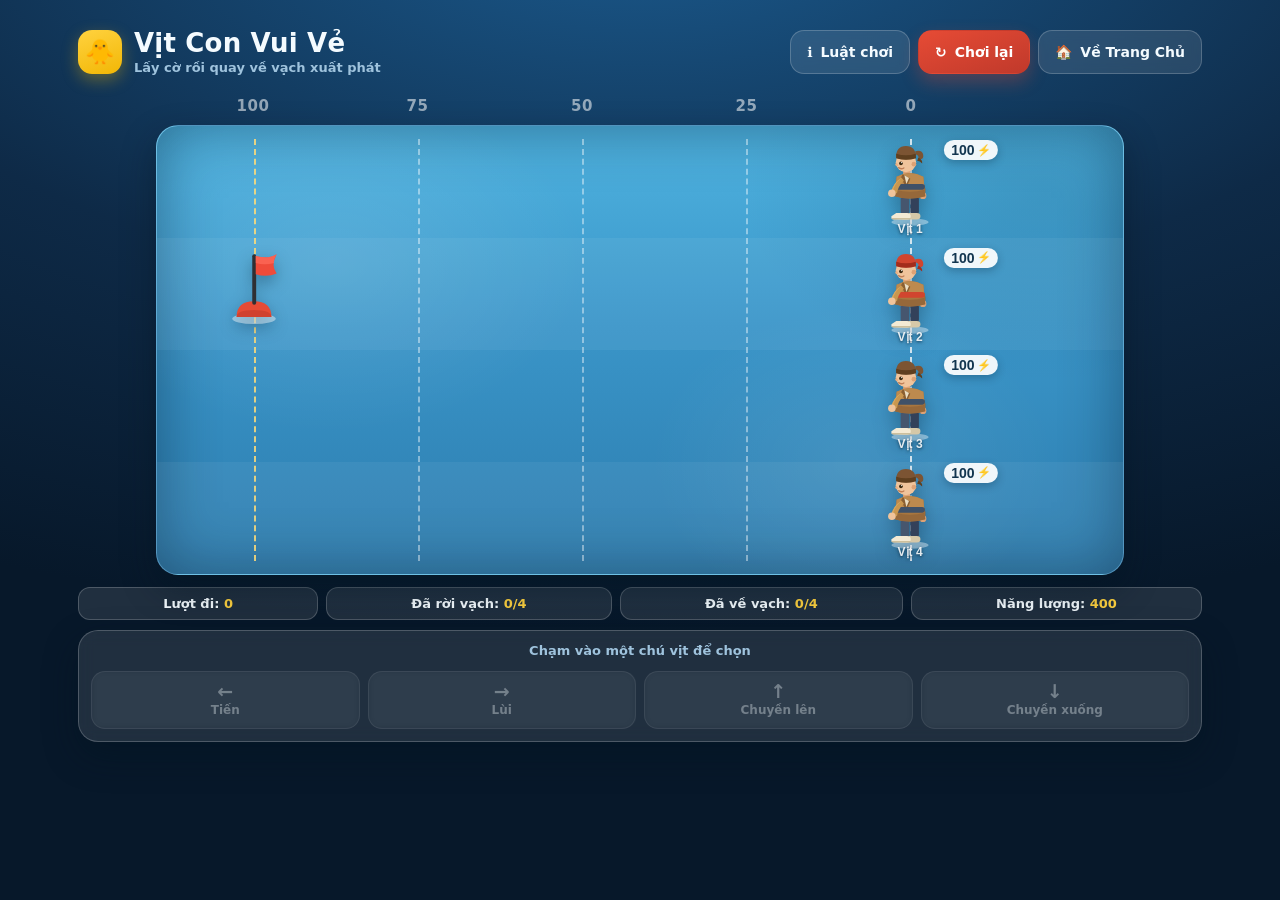
<file: vit-con-vui-ve/index.html>
<!doctype html>
<html lang="vi">
<head>
<meta charset="utf-8">
<meta name="viewport" content="width=device-width,initial-scale=1,viewport-fit=cover">
<title>Vịt Con Vui Vẻ — Thăng Long 26</title>
<meta name="description" content="Trò chơi giải đố năng lượng: đưa một chú vịt đi lấy lá cờ rồi quay về vạch xuất phát.">
<link rel="icon" href="data:image/svg+xml,%3Csvg xmlns='http://www.w3.org/2000/svg' viewBox='0 0 100 100'%3E%3Ctext y='.9em' font-size='90'%3E%F0%9F%90%A5%3C/text%3E%3C/svg%3E">
<link rel="stylesheet" href="../assets/shell.css">
<style>
/* ===================== Ruler (0 · 25 · 50 · 75 · 100) ===================== */
/* Trên màn hình rộng, kích thước bảng do CHIỀU CAO quyết định để hàng nút
   điều khiển luôn nằm trong màn hình, không phải cuộn xuống mới thấy. */
.stage{position:relative;width:100%;margin:0 auto}

.ruler{
  position:relative;
  height:24px;
  margin-bottom:4px;
}
.ruler span{
  position:absolute;
  top:0;
  left:var(--cx);
  transform:translateX(-50%);
  font-size:clamp(11px,2.4vw,15px);
  font-weight:900;
  color:rgba(255,255,255,.55);
  letter-spacing:.5px;
}

/* ===================== Board ===================== */
.board{
  position:relative;
  width:100%;
  aspect-ratio:2.15/1;
  border-radius:22px;
  overflow:hidden;
  border:1px solid rgba(255,255,255,.18);
  box-shadow:var(--shadow), inset 0 0 60px rgba(3,25,45,.45);
  background:linear-gradient(180deg,#4fb3e0 0%,#3a95c8 45%,#2c7cae 100%);
  touch-action:manipulation;
  container-type:size;
}
.board::before{
  content:"";
  position:absolute;inset:0;
  background:
    radial-gradient(38% 55% at 18% 30%,rgba(255,255,255,.10),transparent 70%),
    radial-gradient(30% 50% at 72% 75%,rgba(255,255,255,.08),transparent 70%),
    radial-gradient(45% 60% at 92% 15%,rgba(0,50,80,.16),transparent 70%);
  pointer-events:none;
}

.lane{
  position:absolute;
  left:0;right:0;
  height:25%;
  top:calc(var(--i) * 25%);
  pointer-events:none;
}
.lane.alt{background:rgba(255,255,255,.05)}

.gline{
  position:absolute;
  top:3%;bottom:3%;
  left:var(--cx);
  width:0;
  border-left:2px dashed rgba(255,255,255,.42);
  pointer-events:none;
}
.gline.start{border-left-color:rgba(255,255,255,.78)}
.gline.finish{border-left-color:rgba(255,220,120,.85)}

/* ===================== Flag on buoy ===================== */
.buoy{
  position:absolute;
  left:var(--cx);
  top:var(--cy);
  width:clamp(32px,6.5vw,54px);
  width:clamp(24px,13cqh,54px);
  transform:translate(-50%,-58%);
  pointer-events:none;
  transition:opacity .32s ease, transform .32s ease;
  z-index:2;
}
.buoy svg{display:block;width:100%;height:auto;filter:drop-shadow(0 6px 8px rgba(0,30,50,.35))}
.pennant{animation:wave 2.4s ease-in-out infinite;transform-origin:left center}
@keyframes wave{0%,100%{transform:skewY(0deg) scaleX(1)}50%{transform:skewY(-5deg) scaleX(.93)}}
.buoy.gone{opacity:0;transform:translate(-50%,-58%) scale(.35)}

/* ===================== Duck ===================== */
.duck{
  position:absolute;
  left:var(--cx);
  top:var(--cy);
  width:clamp(30px,7vw,64px);
  width:clamp(28px,13cqh,68px);
  padding:0;margin:0;border:0;background:none;
  transform:translate(-50%,-50%);
  cursor:pointer;
  z-index:3;
  transition:left .46s cubic-bezier(.33,1.02,.42,1), transform .2s ease;
  -webkit-tap-highlight-color:transparent;
}
.duck:focus-visible{outline:none}
.duck:focus-visible .duck-body{outline:3px solid #fff;outline-offset:4px;border-radius:40%}

/* .duck-body giữ hiệu ứng bồng bềnh / bơi, .duck-art giữ hướng quay đầu.
   Tách hai lớp để transform lật ngang không bị animation ghi đè. */
.duck-body{
  position:relative;
  display:block;
  animation:float 3.4s ease-in-out infinite;
  animation-delay:var(--d);
}
@keyframes float{0%,100%{transform:translateY(0) rotate(-1.2deg)}50%{transform:translateY(-5%) rotate(1.2deg)}}

.duck-art{
  position:relative;
  display:block;
  transform:scaleX(var(--face,1));
  transition:transform .34s cubic-bezier(.4,0,.2,1);
}
.duck-art svg{display:block;width:100%;height:auto;filter:drop-shadow(0 7px 9px rgba(0,30,50,.32))}

.duck:hover{transform:translate(-50%,-50%) scale(1.06)}
.duck.moving .duck-body{animation:paddle .46s ease-in-out}
@keyframes paddle{
  0%{transform:translateY(0) rotate(0)}
  30%{transform:translateY(-12%) rotate(-7deg)}
  70%{transform:translateY(-4%) rotate(5deg)}
  100%{transform:translateY(0) rotate(0)}
}

.ring{
  position:absolute;
  left:50%;top:50%;
  width:134%;height:97%;
  transform:translate(-50%,-50%);
  border-radius:50%;
  border:3px solid var(--accent);
  box-shadow:0 0 0 5px rgba(255,210,63,.20), 0 0 22px rgba(255,210,63,.55);
  opacity:0;
  transition:opacity .2s ease;
  pointer-events:none;
}
.duck.sel .ring{opacity:1;animation:ringpulse 1.6s ease-in-out infinite}
@keyframes ringpulse{
  0%,100%{transform:translate(-50%,-50%) scale(1)}
  50%{transform:translate(-50%,-50%) scale(1.08)}
}

.duck.empty .duck-body svg{filter:drop-shadow(0 7px 9px rgba(0,30,50,.32)) saturate(.4) brightness(.82)}

/* energy badge */
.badge{
  position:absolute;
  left:calc(100% + 5px);
  top:-2px;
  display:flex;
  align-items:center;
  gap:2px;
  background:rgba(255,255,255,.92);
  color:#12354f;
  border-radius:999px;
  padding:3px 7px;
  font-size:clamp(10px,2vw,14px);
  font-size:clamp(9px,3.7cqh,14px);
  font-weight:900;
  line-height:1;
  white-space:nowrap;
  box-shadow:0 3px 8px rgba(0,30,50,.28);
  transition:background .2s ease, color .2s ease;
}
.badge .bolt{font-style:normal;font-size:.8em}
.badge.low{background:#ffd9d3;color:#9e2b1a}
.badge.zero{background:#5d6b76;color:#e6eef4}
.badge.bump{animation:bump .4s cubic-bezier(.3,1.4,.5,1)}
@keyframes bump{0%{transform:scale(1)}40%{transform:scale(1.34)}100%{transform:scale(1)}}

/* Dấu tiến độ: ↗ = đã rời vạch nhưng chưa về, ✓ = đã về vạch xuất phát */
.left-tick{
  position:absolute;
  left:-15px;top:-1px;
  width:17px;height:17px;
  border-radius:50%;
  background:#f0932b;
  color:#fff;
  font-size:11px;
  font-weight:900;
  display:grid;place-items:center;
  box-shadow:0 2px 6px rgba(0,40,20,.35);
  opacity:0;
  transform:scale(.4);
  transition:opacity .25s ease, transform .3s cubic-bezier(.3,1.5,.5,1), background .25s ease;
}
.duck.hasleft .left-tick{opacity:1;transform:scale(1)}
.duck.done .left-tick{background:var(--green)}

/* flag carried in the beak */
.held{
  position:absolute;
  left:-15.6%;
  top:-7.4%;
  width:72%;
  opacity:0;
  transform:scale(.25) rotate(-30deg);
  transform-origin:bottom right;
  transition:opacity .3s ease, transform .45s cubic-bezier(.3,1.4,.5,1);
  pointer-events:none;
}
.duck.carry .held{opacity:1;transform:none}
.held svg{width:100%;height:auto}

.tag{
  position:absolute;
  left:50%;
  top:calc(100% - 4px);
  transform:translateX(-50%);
  font-size:clamp(9px,1.8vw,12px);
  font-size:clamp(8px,3cqh,12px);
  font-weight:800;
  color:rgba(255,255,255,.88);
  text-shadow:0 1px 3px rgba(0,30,50,.7);
  white-space:nowrap;
  pointer-events:none;
}

/* ===================== FX layer ===================== */
.fx{position:absolute;inset:0;pointer-events:none;z-index:5;overflow:hidden}
.chip{
  position:absolute;
  transform:translate(-50%,-50%);
  background:var(--accent);
  color:#3a2a05;
  font-weight:900;
  font-size:clamp(11px,2.2vw,15px);
  font-size:clamp(10px,3.5cqh,15px);
  padding:4px 9px;
  border-radius:999px;
  box-shadow:0 4px 12px rgba(0,30,50,.35);
  transition:left .5s ease, top .5s cubic-bezier(.4,0,.3,1), opacity .5s ease;
}
.ripple-fx{
  position:absolute;
  transform:translate(-50%,-50%);
  width:40px;height:13px;
  border:2px solid rgba(255,255,255,.75);
  border-radius:50%;
  animation:rip .75s ease-out forwards;
}
@keyframes rip{to{transform:translate(-50%,-50%) scale(2.8);opacity:0}}
.spark{
  position:absolute;
  width:8px;height:8px;border-radius:50%;
  background:#fff8d2;
  transform:translate(-50%,-50%);
  animation:spk .75s ease-out forwards;
}
@keyframes spk{to{transform:translate(calc(-50% + var(--dx)),calc(-50% + var(--dy))) scale(0);opacity:0}}

/* ===================== HUD + action bar ===================== */
.hud{
  display:flex;
  align-items:center;
  gap:8px;
  flex-wrap:wrap;
  margin:12px 0 10px;
  font-size:13px;
  font-weight:800;
}
.hud .stat{
  background:var(--glass);
  border:1px solid var(--glass-line);
  border-radius:12px;
  padding:8px 12px;
  color:var(--paper);
  flex:1 1 auto;
  text-align:center;
}
.hud .stat b{color:var(--accent)}
.hud .k-short{display:none}

.actionbar{
  padding:12px;
  display:flex;
  flex-direction:column;
  gap:10px;
}
.actionbar .who{
  font-size:13px;
  font-weight:800;
  color:var(--muted);
  text-align:center;
  min-height:18px;
}
.actionbar .who b{color:var(--accent)}
.act-grid{
  display:grid;
  grid-template-columns:repeat(4,1fr);
  gap:8px;
}
@media (max-width:520px){
  .act-grid{grid-template-columns:repeat(2,1fr)}
}
.act{
  flex-direction:column;
  gap:3px;
  min-height:58px;
  padding:8px 6px;
  font-size:12px;
  text-align:center;
  line-height:1.15;
}
.act .ico{font-size:19px;line-height:1}

/* ===================== Win / confetti ===================== */
.confetti{position:fixed;inset:0;pointer-events:none;z-index:85;overflow:hidden}
.cf{position:absolute;width:9px;height:14px;border-radius:2px;animation:fall linear forwards}
@keyframes fall{
  0%{transform:translateY(-30px) rotate(0);opacity:1}
  100%{transform:translateY(105vh) rotate(720deg);opacity:.9}
}
.trophy{font-size:52px;line-height:1;animation:pop .6s cubic-bezier(.3,1.5,.5,1) both}
@keyframes pop{from{transform:scale(.3) rotate(-20deg);opacity:0}to{transform:none;opacity:1}}

.rules-list{text-align:left;margin:14px 0 0;padding-left:20px;color:#d5e9f7;font-size:14px;line-height:1.7}
.rules-list li{margin-bottom:5px}
.rules-list b{color:var(--accent)}
.rules-note{text-align:left;margin:12px 0 0;font-size:13px;line-height:1.6;color:#a9c8de;border-left:3px solid rgba(255,210,63,.5);padding-left:11px}
.rules-note b{color:var(--accent)}

@media (max-width:700px){
  .board{aspect-ratio:1.5/1}
  .tag{display:none}

  /* Gọn phần đầu trang để hàng nút điều khiển không bị đẩy xuống dưới màn hình */
  .topbar .lbl{display:none}
  .topbar .btn{padding:0 13px}
  .brand-text p{display:none}
  .hud .stat.moves{display:none}
  .hud .stat{padding:7px 8px;font-size:12px}
  /* Rút gọn nhãn để 3 ô thống kê nằm gọn trên một hàng */
  .hud .k-long{display:none}
  .hud .k-short{display:inline}
}

/* Màn hình rộng: giới hạn bảng theo chiều cao khung nhìn */
@media (min-width:701px){
  .stage{width:min(100%, calc(min(50vh,46vw) * 2.15))}
}
/* Khung nhìn thấp: thu gọn thêm để vẫn đủ chỗ cho hàng nút */
@media (min-width:701px) and (max-height:700px){
  .stage{width:min(100%, calc(min(44vh,46vw) * 2.15))}
  .wrap{padding-top:12px;padding-bottom:12px}
  .hud{margin:8px 0}
  .topbar{margin-bottom:10px}
}
</style>
</head>
<body>
<div class="wrap">

  <header class="topbar">
    <div class="brand">
      <div class="brand-mark">🐥</div>
      <div class="brand-text">
        <h1>Vịt Con Vui Vẻ</h1>
        <p>Lấy cờ rồi quay về vạch xuất phát</p>
      </div>
    </div>
    <div class="actions">
      <button class="btn" id="btnRules" type="button" aria-label="Luật chơi"><span class="ico">ℹ️</span><span class="lbl">Luật chơi</span></button>
      <button class="btn btn-danger" id="btnReset" type="button" aria-label="Chơi lại"><span class="ico">↻</span><span class="lbl">Chơi lại</span></button>
      <a class="btn" href="../index.html" aria-label="Về Trang Chủ"><span class="ico">🏠</span><span class="lbl">Về Trang Chủ</span></a>
    </div>
  </header>

  <div class="stage">
    <div class="ruler" id="ruler" aria-hidden="true"></div>
    <div class="board" id="board">
      <div class="fx" id="fx"></div>
    </div>
  </div>

  <div class="hud">
    <div class="stat moves"><span class="k-long">Lượt đi</span><span class="k-short">Lượt</span>: <b id="statMoves">0</b></div>
    <div class="stat"><span class="k-long">Đã rời vạch</span><span class="k-short">Rời vạch</span>: <b id="statLeft">0/4</b></div>
    <div class="stat"><span class="k-long">Đã về vạch</span><span class="k-short">Về vạch</span>: <b id="statHome">0/4</b></div>
    <div class="stat energy"><span class="k-long">Năng lượng</span><span class="k-short">NL</span>: <b id="statEnergy">400</b></div>
  </div>

  <div class="panel actionbar">
    <div class="who" id="who">Chạm vào một chú vịt để chọn</div>
    <div class="act-grid">
      <button class="btn act" id="actFwd" type="button" aria-label="Tiến một vạch"><span class="ico">←</span><span>Tiến</span></button>
      <button class="btn act" id="actBack" type="button" aria-label="Lùi một vạch"><span class="ico">→</span><span>Lùi</span></button>
      <button class="btn act" id="actUp" type="button" aria-label="Chuyền 25 năng lượng cho vịt phía trên"><span class="ico">↑</span><span>Chuyền lên</span></button>
      <button class="btn act" id="actDown" type="button" aria-label="Chuyền 25 năng lượng cho vịt phía dưới"><span class="ico">↓</span><span>Chuyền xuống</span></button>
    </div>
  </div>

</div>

<div class="toast-host" id="toasts" aria-live="polite"></div>

<div class="modal-back" id="winBack" role="dialog" aria-modal="true" aria-labelledby="winTitle">
  <div class="modal">
    <div class="trophy">🏆</div>
    <h2 id="winTitle">Chúc mừng!</h2>
    <p>Cả bốn chú vịt đều đã rời vạch xuất phát, lá cờ 🚩 đã được mang về, và tất cả đã quay lại vạch xuất phát an toàn.</p>
    <p id="winStats" style="color:var(--accent);font-weight:800"></p>
    <div class="modal-actions">
      <button class="btn btn-primary" id="winReplay" type="button">↻ Chơi lại</button>
      <a class="btn" href="../index.html">🏠 Về Trang Chủ</a>
    </div>
  </div>
</div>

<div class="modal-back" id="stuckBack" role="dialog" aria-modal="true" aria-labelledby="stuckTitle">
  <div class="modal">
    <div class="trophy">😵</div>
    <h2 id="stuckTitle">Hết năng lượng rồi!</h2>
    <p>Không chú vịt nào còn đủ 25 năng lượng để đi tiếp hay chuyền. Thử lại với cách chia năng lượng khác nhé!</p>
    <div class="modal-actions">
      <button class="btn btn-primary" id="stuckReplay" type="button">↻ Chơi lại</button>
      <a class="btn" href="../index.html">🏠 Về Trang Chủ</a>
    </div>
  </div>
</div>

<div class="modal-back" id="rulesBack" role="dialog" aria-modal="true" aria-labelledby="rulesTitle">
  <div class="modal">
    <h2 id="rulesTitle">Luật chơi</h2>
    <ol class="rules-list">
      <li><b>Giành cờ và quay trở về.</b></li>
      <li>Tất cả chú vịt cần <b>rời khỏi vạch xuất phát ít nhất 1 lần</b>.</li>
      <li>Tất cả chú vịt cần <b>trở về vạch xuất phát</b> khi đã lấy được cờ.</li>
      <li>Mỗi lần di chuyển mất <b>25 năng lượng</b>.</li>
      <li>Có thể <b>chuyển năng lượng</b> cho nhau, mỗi lần <b>25 năng lượng</b>.</li>
      <li>Vịt đã <b>đầy năng lượng</b> sẽ không thể nhận thêm.</li>
    </ol>
    <p class="rules-note">
      Lưu ý: chỉ chuyền được cho chú vịt ngay <b>trên</b> hoặc ngay <b>dưới</b> mình,
      và <b>cả hai phải đang đứng cùng một vạch</b>. Chỉ chú vịt ở đúng hàng của lá cờ
      mới ngậm được cờ.
    </p>
    <div class="modal-actions">
      <button class="btn btn-primary" id="rulesClose" type="button">Đã hiểu</button>
    </div>
  </div>
</div>

<script>
(function () {
  "use strict";

  /* ===================== Hằng số ===================== */
  var ROWS = 4;          // 4 hàng vịt
  var COLS = 5;          // vạch 0 (xuất phát) .. vạch 4 (có cờ)
  var COST = 25;         // mỗi bước đi tốn 25
  var MAX  = 100;        // trần năng lượng
  var FLAG_ROW = 1;      // hàng thứ 2 tính từ trên xuống
  var FLAG_COL = COLS - 1;
  var MOVE_MS = 470;     // khớp với transition của .duck

  var NAMES = ["Vịt 1", "Vịt 2", "Vịt 3", "Vịt 4"];

  // Toạ độ theo % của bảng. Vạch 0 ở bên phải, vạch 4 ở bên trái.
  function colX(c) { return 78 - c * 17; }
  function rowY(r) { return 13 + r * 24; }

  /* ===================== Đồ hoạ ===================== */
  // Người lính thời phong kiến: khăn vải quấn đầu, áo vải, thắt lưng, giày vải.
  // Mặt quay sang TRÁI (hướng tiến tới cờ); lật ngang bằng scaleX khi lùi.
  function soldierSVG(isFlagRow) {
    var wrap  = isFlagRow ? "#d1452f" : "#7c5433";   // khăn vải
    var wrapD = isFlagRow ? "#a32d1c" : "#5f3f1f";
    var sash  = isFlagRow ? "#d1452f" : "#3f5168";   // thắt lưng
    return "" +
      '<svg viewBox="0 0 72 104" xmlns="http://www.w3.org/2000/svg">' +
        /* gợn nước dưới chân */
        '<ellipse cx="36" cy="99" rx="23" ry="4.6" fill="#ffffff" opacity=".38"/>' +
        /* chân sau + giày vải */
        '<rect x="36.5" y="66" width="10.5" height="25" rx="5" fill="#33415a"/>' +
        '<path d="M31 88 h13.5 q4.4 0 4.4 4 t-4.4 4 H28.2 q-3.8 0 -3.2 -4 z" fill="#d6c8a8"/>' +
        /* tay sau */
        '<path d="M47.5 44 q8.4 8.5 7.6 18.8 l-6.8 0.5 q0.6 -9 -5.4 -15.6 z" fill="#8f6234"/>' +
        '<circle cx="52" cy="66.5" r="4.2" fill="#dda275"/>' +
        /* chân trước + giày vải */
        '<rect x="24.5" y="66" width="10.5" height="25" rx="5" fill="#46566e"/>' +
        '<path d="M19 88 h13.5 q4.4 0 4.4 4 t-4.4 4 H16.2 q-3.8 0 -3.2 -4 z" fill="#f4ead4"/>' +
        '<path d="M12.9 94 h24 q0 2 -3.8 2 H16.2 q-3.4 0 -3.3 -2 z" fill="#cdbf9c"/>' +
        /* cổ */
        '<rect x="27.5" y="33" width="8.5" height="11" fill="#dda275"/>' +
        /* áo vải */
        '<path d="M19.5 43 q16.5 -9 33 0 l2.4 24 q-19 5.6 -37.8 0 z" fill="#a8763f"/>' +
        '<path d="M19.5 43 q16.5 -9 33 0 l1 11 q-17.5 4.6 -35 0 z" fill="#bd8a4e"/>' +
        /* cổ áo giao lĩnh */
        '<path d="M27 40 l9.4 5.4 l-5 11.6 l-6.6 -13 z" fill="#8a5f31"/>' +
        '<path d="M29 41.2 l5.8 3.3 l-3.3 7.5 z" fill="#eaddc2"/>' +
        /* thắt lưng + vạt áo dưới */
        '<rect x="17.6" y="52" width="36.8" height="7" rx="3.5" fill="' + sash + '"/>' +
        '<path d="M18 59 q18 5.2 36 0 l0.9 8 q-19 5.6 -37.8 0 z" fill="#96683a"/>' +
        /* tay trước */
        '<path d="M25.5 44 q-11 7.6 -12.4 17.8 l6.8 1.5 q1.3 -8.8 8.6 -15.4 z" fill="#c9974f"/>' +
        '<path d="M25.5 44 q-11 7.6 -12.4 17.8 l1.7 0.4 q1 -9.4 9.2 -16.4 z" fill="#d9a95f"/>' +
        '<circle cx="13.6" cy="63.4" r="4.7" fill="#f0c49b"/>' +
        /* nút khăn sau gáy */
        '<path d="M42.5 11.5 q8.6 -2.2 9.8 4.4 q1.2 6.6 -6.6 5.4 q2.8 -4.6 -3.2 -6.2 z" fill="' + wrap + '"/>' +
        '<path d="M46.6 19.5 q5.2 2.6 4.4 7.2 q-2.6 -3.2 -6.2 -3.4 z" fill="' + wrapD + '"/>' +
        /* đầu */
        '<circle cx="31" cy="25" r="12.6" fill="#f0c49b"/>' +
        '<circle cx="40.8" cy="27.5" r="2.9" fill="#dda275"/>' +
        '<path d="M19.6 25.4 q-3.6 2.2 -0.5 4.3 q1.7 0.4 2.5 -0.7 z" fill="#e8b083"/>' +
        '<circle cx="24.8" cy="26.4" r="2.3" fill="#3a2a12"/>' +
        '<circle cx="25.7" cy="25.5" r="0.8" fill="#ffffff"/>' +
        '<path d="M22 31.8 q3.4 2.4 6.4 0.4" stroke="#c07f57" stroke-width="1.7" fill="none" stroke-linecap="round"/>' +
        /* khăn vải quấn đầu */
        '<path d="M18.8 20 q-0.4 -15 12.2 -15 q12.6 0 12.2 15 q-12.2 3.6 -24.4 0 z" fill="' + wrap + '"/>' +
        '<path d="M18.9 14.6 q12.1 4 24.2 0 l0.3 5.6 q-12.2 3.8 -24.4 0 z" fill="' + wrapD + '"/>' +
      '</svg>';
  }

  function flagSVG() {
    return '' +
      '<svg viewBox="0 0 62 92" xmlns="http://www.w3.org/2000/svg">' +
        '<ellipse cx="31" cy="84" rx="25" ry="6" fill="#ffffff" opacity=".42"/>' +
        '<path d="M11 82 q0 -18 20 -18 q20 0 20 18 z" fill="#e64b35"/>' +
        '<path d="M11 82 q0 -8 20 -8 q20 0 20 8 z" fill="#c0392b" opacity=".55"/>' +
        '<rect x="29" y="10" width="4.5" height="58" rx="2.2" fill="#2f2f33"/>' +
        '<g class="pennant">' +
          '<path d="M33 12 q15 4 24 -2 q-7 13 0 22 q-11 5 -24 1 z" fill="#ef4b3a"/>' +
          '<path d="M33 12 q15 4 24 -2 q-4 7 -3 10 q-11 3 -21 0 z" fill="#ff6d5c" opacity=".7"/>' +
        '</g>' +
      '</svg>';
  }

  function heldFlagSVG() {
    return '' +
      '<svg viewBox="0 0 44 62" xmlns="http://www.w3.org/2000/svg">' +
        '<rect x="19" y="4" width="4" height="56" rx="2" fill="#2f2f33"/>' +
        '<g class="pennant">' +
          '<path d="M23 6 q14 4 21 -2 q-6 12 0 20 q-10 4 -21 1 z" fill="#ef4b3a"/>' +
        '</g>' +
      '</svg>';
  }

  /* ===================== Trạng thái ===================== */
  var state, els = {}, ducksEl = [], busy = false;

  function newState() {
    var ducks = [];
    for (var r = 0; r < ROWS; r++) {
      // face: 1 = quay đầu sang trái (hướng tiến tới cờ), -1 = quay đầu sang phải (hướng lùi)
      ducks.push({ row: r, col: 0, energy: MAX, hasFlag: false, hasLeft: false, face: 1 });
    }
    return { ducks: ducks, flagTaken: false, selected: null, moves: 0, won: false };
  }

  /* ===================== Luật chơi (thuần, dễ kiểm thử) ===================== */
  // dir: -1 = tiến (về phía cờ, col tăng), +1 = lùi (col giảm)  -> dùng step
  function canMove(d, step) {
    if (state.won) return { ok: false, why: "Ván chơi đã kết thúc." };
    var t = d.col + step;
    if (t > COLS - 1) return { ok: false, why: NAMES[d.row] + " đã ở vạch cuối rồi!" };
    if (t < 0)        return { ok: false, why: NAMES[d.row] + " đang ở vạch xuất phát rồi!" };
    if (d.energy < COST) return { ok: false, why: NAMES[d.row] + " không đủ 25 năng lượng để đi." };
    return { ok: true };
  }

  function canTransfer(d, dr) {
    if (state.won) return { ok: false, why: "Ván chơi đã kết thúc." };
    var r = d.row + dr;
    if (r < 0 || r > ROWS - 1) return { ok: false, why: "Không có chú vịt nào ở hướng này." };
    var o = state.ducks[r];
    if (o.col !== d.col) return { ok: false, why: "Phải đứng cùng một vạch mới chuyền được năng lượng." };
    if (d.energy < COST) return { ok: false, why: NAMES[d.row] + " không đủ 25 năng lượng để chuyền." };
    if (o.energy >= MAX) return { ok: false, why: NAMES[o.row] + " đã đầy 100 năng lượng, không nhận thêm được." };
    return { ok: true };
  }

  function leftCount() {
    var n = 0;
    for (var i = 0; i < ROWS; i++) if (state.ducks[i].hasLeft) n++;
    return n;
  }

  // Số vịt đã quay về vạch xuất phát (và đã từng rời vạch ít nhất một lần).
  function homeCount() {
    var n = 0;
    for (var i = 0; i < ROWS; i++) if (state.ducks[i].hasLeft && state.ducks[i].col === 0) n++;
    return n;
  }

  function totalEnergy() {
    var t = 0;
    for (var i = 0; i < ROWS; i++) t += state.ducks[i].energy;
    return t;
  }

  function isStuck() {
    for (var i = 0; i < ROWS; i++) if (state.ducks[i].energy >= COST) return false;
    return true;
  }

  /* ===================== Dựng bảng ===================== */
  function build() {
    var board = els.board, ruler = els.ruler, i;

    // dọn sạch (giữ lại lớp fx)
    var keep = els.fx;
    board.innerHTML = "";
    board.appendChild(keep);
    keep.innerHTML = "";
    ruler.innerHTML = "";

    // làn nước
    for (i = 0; i < ROWS; i++) {
      var lane = document.createElement("div");
      lane.className = "lane" + (i % 2 ? " alt" : "");
      lane.style.setProperty("--i", i);
      board.insertBefore(lane, keep);
    }

    // vạch dọc + số trên thước
    for (i = 0; i < COLS; i++) {
      var g = document.createElement("div");
      g.className = "gline" + (i === 0 ? " start" : "") + (i === COLS - 1 ? " finish" : "");
      g.style.setProperty("--cx", colX(i) + "%");
      board.insertBefore(g, keep);

      var lab = document.createElement("span");
      lab.style.setProperty("--cx", colX(i) + "%");
      lab.textContent = String(i * 25);
      ruler.appendChild(lab);
    }

    // phao cờ
    els.buoy = document.createElement("div");
    els.buoy.className = "buoy";
    els.buoy.style.setProperty("--cx", colX(FLAG_COL) + "%");
    els.buoy.style.setProperty("--cy", rowY(FLAG_ROW) + "%");
    els.buoy.innerHTML = flagSVG();
    board.insertBefore(els.buoy, keep);

    // vịt
    ducksEl = [];
    for (i = 0; i < ROWS; i++) {
      var b = document.createElement("button");
      b.className = "duck";
      b.type = "button";
      b.dataset.row = i;
      b.style.setProperty("--cy", rowY(i) + "%");
      b.innerHTML =
        '<span class="ring"></span>' +
        '<span class="duck-body" style="--d:' + (i * 0.35) + 's">' +
          '<span class="duck-art">' +
            soldierSVG(i === FLAG_ROW) +
            '<span class="held">' + heldFlagSVG() + '</span>' +
          '</span>' +
        '</span>' +
        '<span class="badge"><span class="val">100</span><i class="bolt">⚡</i></span>' +
        '<span class="left-tick">✓</span>' +
        '<span class="tag">' + NAMES[i] + '</span>';
      b.addEventListener("click", onDuckClick);
      board.insertBefore(b, keep);
      ducksEl.push(b);
    }
  }

  /* ===================== Vẽ lại ===================== */
  function render() {
    for (var i = 0; i < ROWS; i++) {
      var d = state.ducks[i], el = ducksEl[i];
      var done = d.hasLeft && d.col === 0;
      el.style.setProperty("--cx", colX(d.col) + "%");
      el.style.setProperty("--face", d.face);
      el.classList.toggle("sel", state.selected === i);
      el.classList.toggle("carry", d.hasFlag);
      el.classList.toggle("hasleft", d.hasLeft);
      el.classList.toggle("done", done);
      el.classList.toggle("empty", d.energy === 0);
      el.querySelector(".left-tick").textContent = done ? "✓" : "↗";
      el.setAttribute("aria-label",
        NAMES[i] + ", vạch " + d.col + ", " + d.energy + " năng lượng" +
        (d.hasFlag ? ", đang giữ cờ" : "") +
        (done ? ", đã về vạch xuất phát" : d.hasLeft ? ", đã rời vạch xuất phát" : ""));

      var badge = el.querySelector(".badge");
      var val = el.querySelector(".val");
      if (val.textContent !== String(d.energy)) {
        val.textContent = d.energy;
        badge.classList.remove("bump");
        void badge.offsetWidth;
        badge.classList.add("bump");
      }
      badge.classList.toggle("low", d.energy > 0 && d.energy <= COST);
      badge.classList.toggle("zero", d.energy === 0);
    }

    els.buoy.classList.toggle("gone", state.flagTaken);

    els.statMoves.textContent = state.moves;
    els.statLeft.textContent = leftCount() + "/" + ROWS;
    els.statHome.textContent = homeCount() + "/" + ROWS;
    els.statEnergy.textContent = totalEnergy();

    renderActions();
  }

  function renderActions() {
    var s = state.selected;
    if (s === null) {
      els.who.textContent = "Chạm vào một chú vịt để chọn";
      setAct(els.actFwd, false); setAct(els.actBack, false);
      setAct(els.actUp, false);  setAct(els.actDown, false);
      return;
    }
    var d = state.ducks[s];
    els.who.innerHTML = "Đang chọn: <b>" + NAMES[s] + "</b> · vạch " + d.col + " · " + d.energy + " ⚡" +
                        (d.hasFlag ? " · 🚩" : "");
    setAct(els.actFwd,  canMove(d, +1).ok);
    setAct(els.actBack, canMove(d, -1).ok);
    setAct(els.actUp,   canTransfer(d, -1).ok);
    setAct(els.actDown, canTransfer(d, +1).ok);
  }

  function setAct(btn, on) {
    btn.setAttribute("aria-disabled", on ? "false" : "true");
  }

  /* ===================== Hiệu ứng ===================== */
  function toast(msg, kind) {
    var t = document.createElement("div");
    t.className = "toast " + (kind || "");
    t.textContent = msg;
    els.toasts.appendChild(t);
    setTimeout(function () {
      t.classList.add("out");
      setTimeout(function () { if (t.parentNode) t.parentNode.removeChild(t); }, 320);
    }, 2100);
  }

  function ripple(col, row) {
    var r = document.createElement("div");
    r.className = "ripple-fx";
    r.style.left = colX(col) + "%";
    r.style.top = "calc(" + rowY(row) + "% + 14px)";
    els.fx.appendChild(r);
    setTimeout(function () { if (r.parentNode) r.parentNode.removeChild(r); }, 800);
  }

  function flyChip(col, fromRow, toRow) {
    var c = document.createElement("div");
    c.className = "chip";
    c.textContent = "25 ⚡";
    c.style.left = colX(col) + "%";
    c.style.top = rowY(fromRow) + "%";
    els.fx.appendChild(c);
    // ép trình duyệt tính layout trước khi đổi vị trí để transition chạy
    void c.offsetWidth;
    c.style.top = rowY(toRow) + "%";
    setTimeout(function () { c.style.opacity = "0"; }, 380);
    setTimeout(function () { if (c.parentNode) c.parentNode.removeChild(c); }, 950);
  }

  function sparkle(col, row) {
    for (var i = 0; i < 10; i++) {
      var s = document.createElement("div");
      s.className = "spark";
      var a = (Math.PI * 2 * i) / 10;
      s.style.left = colX(col) + "%";
      s.style.top = rowY(row) + "%";
      s.style.setProperty("--dx", Math.cos(a) * 42 + "px");
      s.style.setProperty("--dy", Math.sin(a) * 42 + "px");
      els.fx.appendChild(s);
      (function (node) {
        setTimeout(function () { if (node.parentNode) node.parentNode.removeChild(node); }, 800);
      })(s);
    }
  }

  function confetti() {
    var host = document.createElement("div");
    host.className = "confetti";
    var colors = ["#ffd23f", "#e64b35", "#2fbf71", "#4fb3e0", "#ffffff", "#ff9f1c"];
    for (var i = 0; i < 70; i++) {
      var p = document.createElement("div");
      p.className = "cf";
      p.style.left = Math.random() * 100 + "%";
      p.style.background = colors[i % colors.length];
      p.style.animationDuration = (2.2 + Math.random() * 1.8) + "s";
      p.style.animationDelay = (Math.random() * 0.7) + "s";
      host.appendChild(p);
    }
    document.body.appendChild(host);
    setTimeout(function () { if (host.parentNode) host.parentNode.removeChild(host); }, 5200);
  }

  /* ===================== Hành động ===================== */
  function onDuckClick(e) {
    if (busy) return;
    var row = Number(e.currentTarget.dataset.row);
    state.selected = (state.selected === row) ? null : row;
    render();
  }

  function tryMove(step) {
    if (busy || state.selected === null) return;
    var d = state.ducks[state.selected];
    var v = canMove(d, step);
    if (!v.ok) { toast(v.why, "bad"); return; }

    busy = true;
    d.energy -= COST;
    d.col += step;
    // Quay đầu theo hướng đi: tiến thì nhìn sang trái, lùi thì nhìn sang phải.
    d.face = step > 0 ? 1 : -1;
    if (d.col >= 1) d.hasLeft = true;
    state.moves++;

    ducksEl[d.row].classList.add("moving");
    ripple(d.col - step, d.row);
    render();

    setTimeout(function () {
      ducksEl[d.row].classList.remove("moving");
      ripple(d.col, d.row);

      // ngậm cờ
      if (!state.flagTaken && d.col === FLAG_COL && d.row === FLAG_ROW) {
        state.flagTaken = true;
        d.hasFlag = true;
        sparkle(FLAG_COL, FLAG_ROW);
        toast("Ngậm được lá cờ rồi! 🚩 Giờ quay về vạch xuất phát nhé.", "good");
        render();
      }

      busy = false;
      afterAction(d);
    }, MOVE_MS);
  }

  function tryTransfer(dr) {
    if (busy || state.selected === null) return;
    var d = state.ducks[state.selected];
    var v = canTransfer(d, dr);
    if (!v.ok) { toast(v.why, "bad"); return; }

    var o = state.ducks[d.row + dr];
    busy = true;
    d.energy -= COST;
    o.energy += COST;
    flyChip(d.col, d.row, o.row);
    render();

    setTimeout(function () {
      busy = false;
      afterAction(d);
    }, 520);
  }

  function carrier() {
    for (var i = 0; i < ROWS; i++) if (state.ducks[i].hasFlag) return state.ducks[i];
    return null;
  }

  function afterAction(d) {
    // Thắng? Phải xét chú vịt đang giữ cờ, không chỉ chú vừa hành động —
    // người chơi có thể mang cờ về trước rồi mới đưa nốt các chú khác về.
    var c = carrier();
    if (!state.won && c && c.col === 0 && leftCount() === ROWS && homeCount() === ROWS) {
      state.won = true;
      state.selected = null;
      render();
      confetti();
      els.winStats.textContent = "Hoàn thành trong " + state.moves + " lượt đi · còn " + totalEnergy() + " ⚡";
      openModal(els.winBack);
      return;
    }
    // Nhắc việc còn thiếu, chỉ khi chính chú giữ cờ vừa về tới vạch xuất phát.
    if (!state.won && c && c.col === 0 && d === c) {
      if (leftCount() < ROWS) {
        toast("Đã mang cờ về, nhưng vẫn còn vịt chưa rời vạch xuất phát!", "bad");
      } else if (homeCount() < ROWS) {
        toast("Đã có cờ! Giờ đưa nốt các chú vịt còn lại về vạch xuất phát.", "bad");
      }
    }
    if (!state.won && isStuck()) {
      state.selected = null;
      render();
      openModal(els.stuckBack);
    }
  }

  /* ===================== Modal ===================== */
  function openModal(m) { m.classList.add("show"); }
  function closeModal(m) { m.classList.remove("show"); }

  function reset() {
    state = newState();
    busy = false;
    closeModal(els.winBack);
    closeModal(els.stuckBack);
    build();
    render();
    toast("Ván mới bắt đầu! 🐥", "good");
  }

  /* ===================== Khởi động ===================== */
  function init() {
    ["board", "ruler", "fx", "toasts", "who",
     "statMoves", "statLeft", "statHome", "statEnergy",
     "actFwd", "actBack", "actUp", "actDown",
     "btnReset", "btnRules", "winBack", "stuckBack", "rulesBack",
     "winReplay", "stuckReplay", "rulesClose", "winStats"].forEach(function (id) {
      els[id] = document.getElementById(id);
    });

    els.actFwd.addEventListener("click", function () { tryMove(+1); });
    els.actBack.addEventListener("click", function () { tryMove(-1); });
    els.actUp.addEventListener("click", function () { tryTransfer(-1); });
    els.actDown.addEventListener("click", function () { tryTransfer(+1); });

    els.btnReset.addEventListener("click", reset);
    els.winReplay.addEventListener("click", reset);
    els.stuckReplay.addEventListener("click", reset);
    els.btnRules.addEventListener("click", function () { openModal(els.rulesBack); });
    els.rulesClose.addEventListener("click", function () { closeModal(els.rulesBack); });
    els.rulesBack.addEventListener("click", function (e) {
      if (e.target === els.rulesBack) closeModal(els.rulesBack);
    });

    // phím tắt trên máy tính
    document.addEventListener("keydown", function (e) {
      if (e.key === "Escape") { closeModal(els.rulesBack); return; }
      if (state.selected === null) {
        if (e.key >= "1" && e.key <= "4") { state.selected = Number(e.key) - 1; render(); }
        return;
      }
      if (e.key === "ArrowLeft")  { e.preventDefault(); tryMove(+1); }
      else if (e.key === "ArrowRight") { e.preventDefault(); tryMove(-1); }
      else if (e.key === "ArrowUp")    { e.preventDefault(); tryTransfer(-1); }
      else if (e.key === "ArrowDown")  { e.preventDefault(); tryTransfer(+1); }
      else if (e.key >= "1" && e.key <= "4") { state.selected = Number(e.key) - 1; render(); }
    });

    state = newState();
    build();
    render();

    // cho phép kiểm thử tự động
    window.__game = {
      get state() { return state; },
      get busy() { return busy; },
      select: function (r) { state.selected = r; render(); },
      move: tryMove,
      transfer: tryTransfer,
      reset: reset,
      canMove: canMove,
      canTransfer: canTransfer
    };
  }

  if (document.readyState === "loading") {
    document.addEventListener("DOMContentLoaded", init);
  } else {
    init();
  }
})();
</script>
</body>
</html>
</file>
<file: assets/shell.css>
/* ==========================================================================
   Thăng Long 26 — shared shell
   Dùng chung cho trang chủ và tất cả các trò chơi.
   ========================================================================== */

:root{
  --bg-top:#1b5b8f;
  --bg-mid:#0e2a47;
  --bg-bot:#07182a;

  --paper:#f4fbff;
  --muted:#9fc3dd;
  --ink:#0d2436;

  --accent:#ffd23f;
  --accent-d:#f2b705;
  --red:#e64b35;
  --red-d:#c0392b;
  --green:#2fbf71;

  --glass:rgba(255,255,255,.10);
  --glass-line:rgba(255,255,255,.20);

  --radius:20px;
  --shadow:0 14px 34px rgba(3,18,32,.42);
  --font:"Nunito","Segoe UI",system-ui,-apple-system,"Helvetica Neue",Arial,sans-serif;
}

*,*::before,*::after{box-sizing:border-box}

html,body{margin:0;padding:0}

body{
  font-family:var(--font);
  color:var(--paper);
  background:
    radial-gradient(120% 80% at 50% -10%, var(--bg-top) 0%, var(--bg-mid) 55%, var(--bg-bot) 100%)
    fixed;
  min-height:100vh;
  min-height:100dvh;
  -webkit-font-smoothing:antialiased;
  -webkit-tap-highlight-color:transparent;
}

.wrap{
  width:min(1180px,100%);
  margin:0 auto;
  padding:clamp(14px,3vw,28px);
}

/* ---------- Header ---------- */
.topbar{
  display:flex;
  align-items:center;
  justify-content:space-between;
  gap:12px;
  flex-wrap:wrap;
  margin-bottom:clamp(12px,2.4vw,22px);
}
.brand{display:flex;align-items:center;gap:12px;min-width:0}
.brand-mark{
  width:44px;height:44px;flex:none;
  display:grid;place-items:center;
  border-radius:14px;
  background:linear-gradient(160deg,var(--accent),var(--accent-d));
  box-shadow:0 6px 16px rgba(242,183,5,.35);
  font-size:24px;line-height:1;
}
.brand-text h1{
  margin:0;
  font-size:clamp(18px,3.4vw,26px);
  font-weight:800;
  letter-spacing:.2px;
  white-space:nowrap;
  overflow:hidden;
  text-overflow:ellipsis;
}
.brand-text p{
  margin:2px 0 0;
  font-size:clamp(11px,2.2vw,13px);
  color:var(--muted);
  font-weight:600;
}

.actions{display:flex;align-items:center;gap:8px;flex-wrap:wrap}

/* ---------- Buttons ---------- */
.btn{
  appearance:none;
  border:1px solid var(--glass-line);
  background:var(--glass);
  color:var(--paper);
  font-family:inherit;
  font-weight:800;
  font-size:14px;
  line-height:1;
  padding:0 16px;
  min-height:44px;
  border-radius:14px;
  display:inline-flex;
  align-items:center;
  justify-content:center;
  gap:8px;
  cursor:pointer;
  text-decoration:none;
  backdrop-filter:blur(6px);
  transition:transform .14s ease, background .18s ease, box-shadow .18s ease, opacity .18s ease;
}
.btn:hover{background:rgba(255,255,255,.18)}
.btn:active{transform:scale(.96)}
.btn:focus-visible{outline:3px solid var(--accent);outline-offset:2px}
.btn-primary{
  background:linear-gradient(160deg,var(--accent),var(--accent-d));
  border-color:transparent;
  color:#3a2a05;
  box-shadow:0 8px 18px rgba(242,183,5,.32);
}
.btn-primary:hover{background:linear-gradient(160deg,#ffdc63,#ffc41a)}
.btn-danger{
  background:linear-gradient(160deg,var(--red),var(--red-d));
  border-color:transparent;
  color:#fff;
  box-shadow:0 8px 18px rgba(230,75,53,.3);
}
.btn-danger:hover{background:linear-gradient(160deg,#f2604b,#d34632)}
.btn[disabled],.btn[aria-disabled="true"]{
  opacity:.38;
  cursor:not-allowed;
}
.btn[disabled]:active,.btn[aria-disabled="true"]:active{transform:none}

/* ---------- Card / panel ---------- */
.panel{
  background:var(--glass);
  border:1px solid var(--glass-line);
  border-radius:var(--radius);
  box-shadow:var(--shadow);
  backdrop-filter:blur(8px);
}

/* ---------- Modal ---------- */
.modal-back{
  position:fixed;
  inset:0;
  background:rgba(4,16,28,.72);
  backdrop-filter:blur(5px);
  display:grid;
  place-items:center;
  padding:20px;
  z-index:80;
  opacity:0;
  pointer-events:none;
  transition:opacity .28s ease;
}
.modal-back.show{opacity:1;pointer-events:auto}
.modal{
  width:min(440px,100%);
  background:linear-gradient(165deg,#17456e,#0d2a46);
  border:1px solid var(--glass-line);
  border-radius:24px;
  box-shadow:var(--shadow);
  padding:clamp(20px,4vw,30px);
  text-align:center;
  transform:translateY(18px) scale(.96);
  transition:transform .32s cubic-bezier(.2,.9,.3,1.2);
  max-height:86vh;
  overflow:auto;
}
.modal-back.show .modal{transform:none}
.modal h2{margin:0 0 8px;font-size:clamp(21px,4.6vw,28px);font-weight:900}
.modal p{margin:0 0 6px;color:#d5e9f7;font-size:15px;line-height:1.6}
.modal .modal-actions{
  display:flex;gap:10px;justify-content:center;flex-wrap:wrap;margin-top:20px;
}

/* ---------- Toast ---------- */
.toast-host{
  position:fixed;
  left:50%;
  top:14px;
  transform:translateX(-50%);
  z-index:90;
  display:flex;
  flex-direction:column;
  gap:8px;
  align-items:center;
  width:min(520px,calc(100% - 24px));
  pointer-events:none;
}
.toast{
  background:rgba(9,32,53,.95);
  border:1px solid var(--glass-line);
  color:var(--paper);
  padding:11px 16px;
  border-radius:14px;
  font-size:14px;
  font-weight:700;
  line-height:1.35;
  text-align:center;
  box-shadow:var(--shadow);
  animation:toast-in .26s ease both;
}
.toast.bad{border-color:rgba(230,75,53,.7)}
.toast.good{border-color:rgba(47,191,113,.7)}
.toast.out{animation:toast-out .3s ease both}
@keyframes toast-in{from{opacity:0;transform:translateY(-12px) scale(.96)}to{opacity:1;transform:none}}
@keyframes toast-out{to{opacity:0;transform:translateY(-10px) scale(.96)}}

.sr-only{
  position:absolute;width:1px;height:1px;padding:0;margin:-1px;
  overflow:hidden;clip:rect(0 0 0 0);white-space:nowrap;border:0;
}

@media (prefers-reduced-motion:reduce){
  *{animation-duration:.001ms !important;animation-iteration-count:1 !important;transition-duration:.001ms !important}
}
</file>
